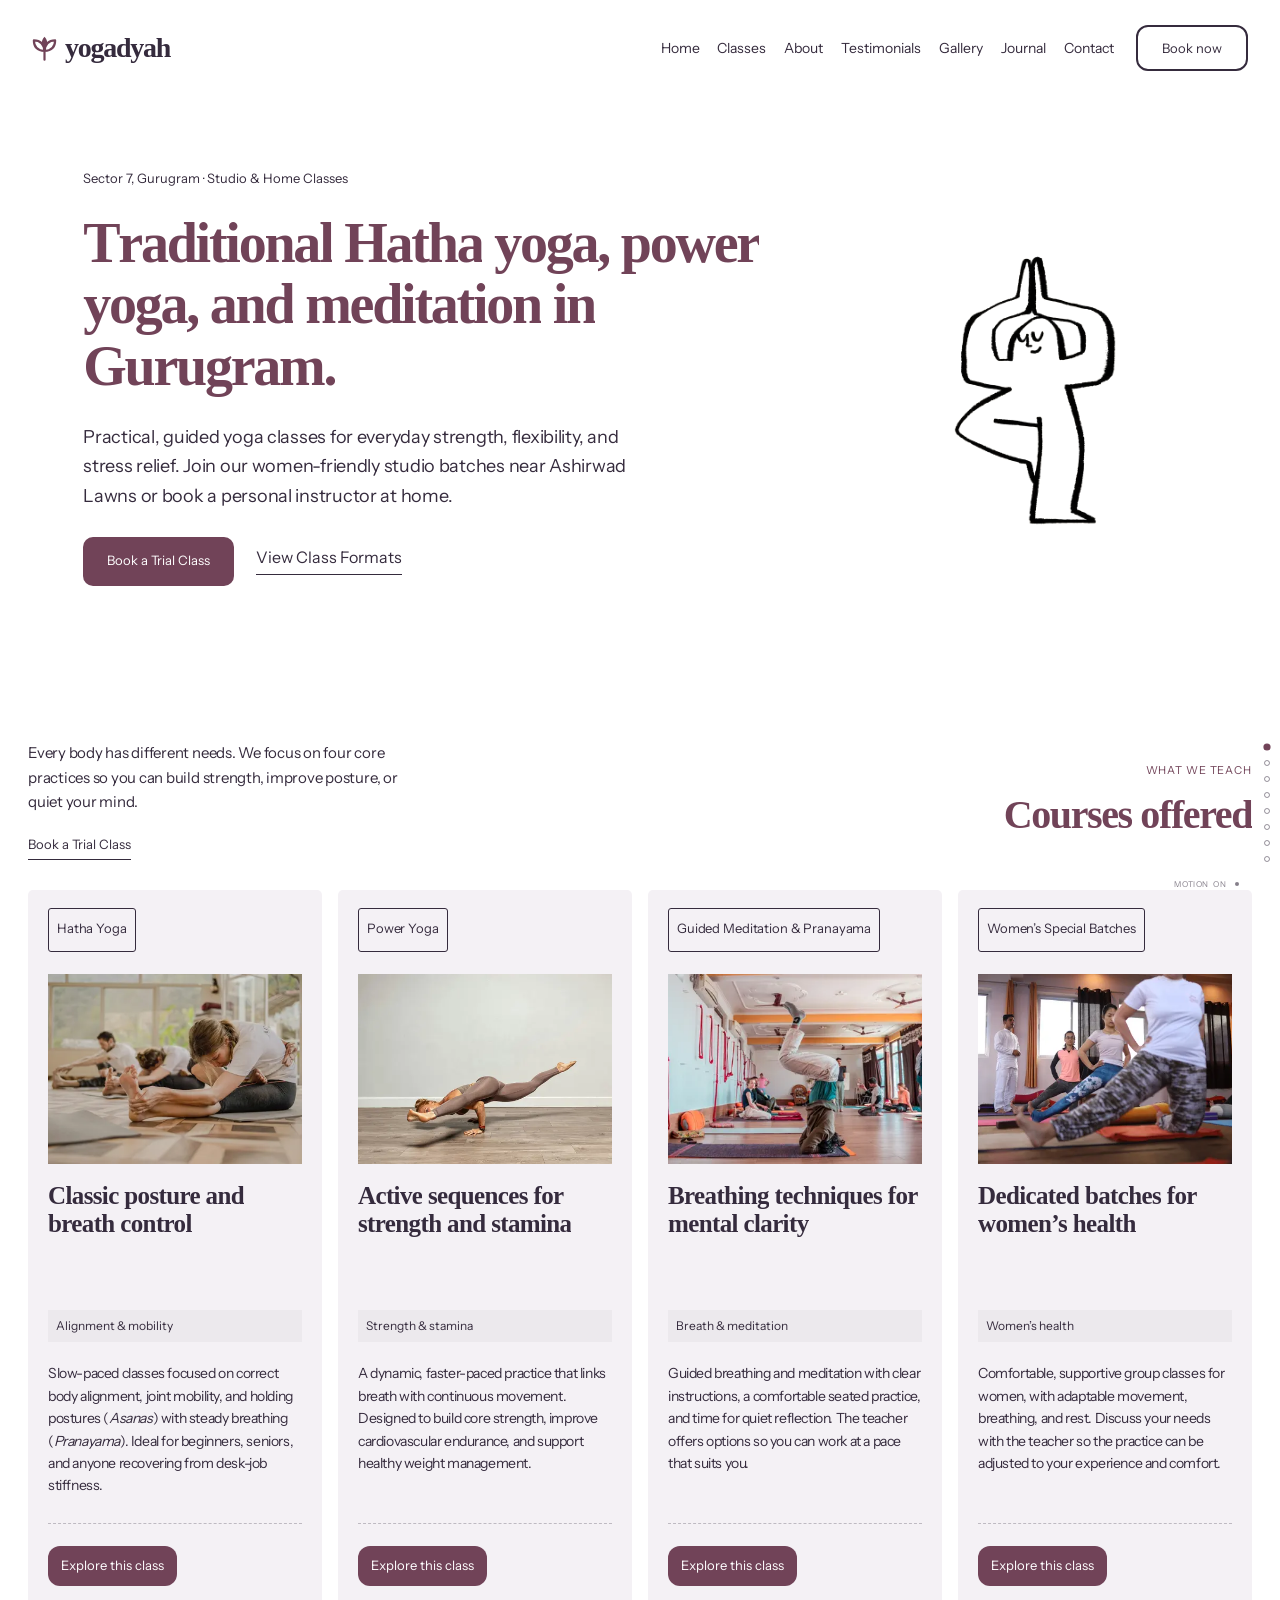
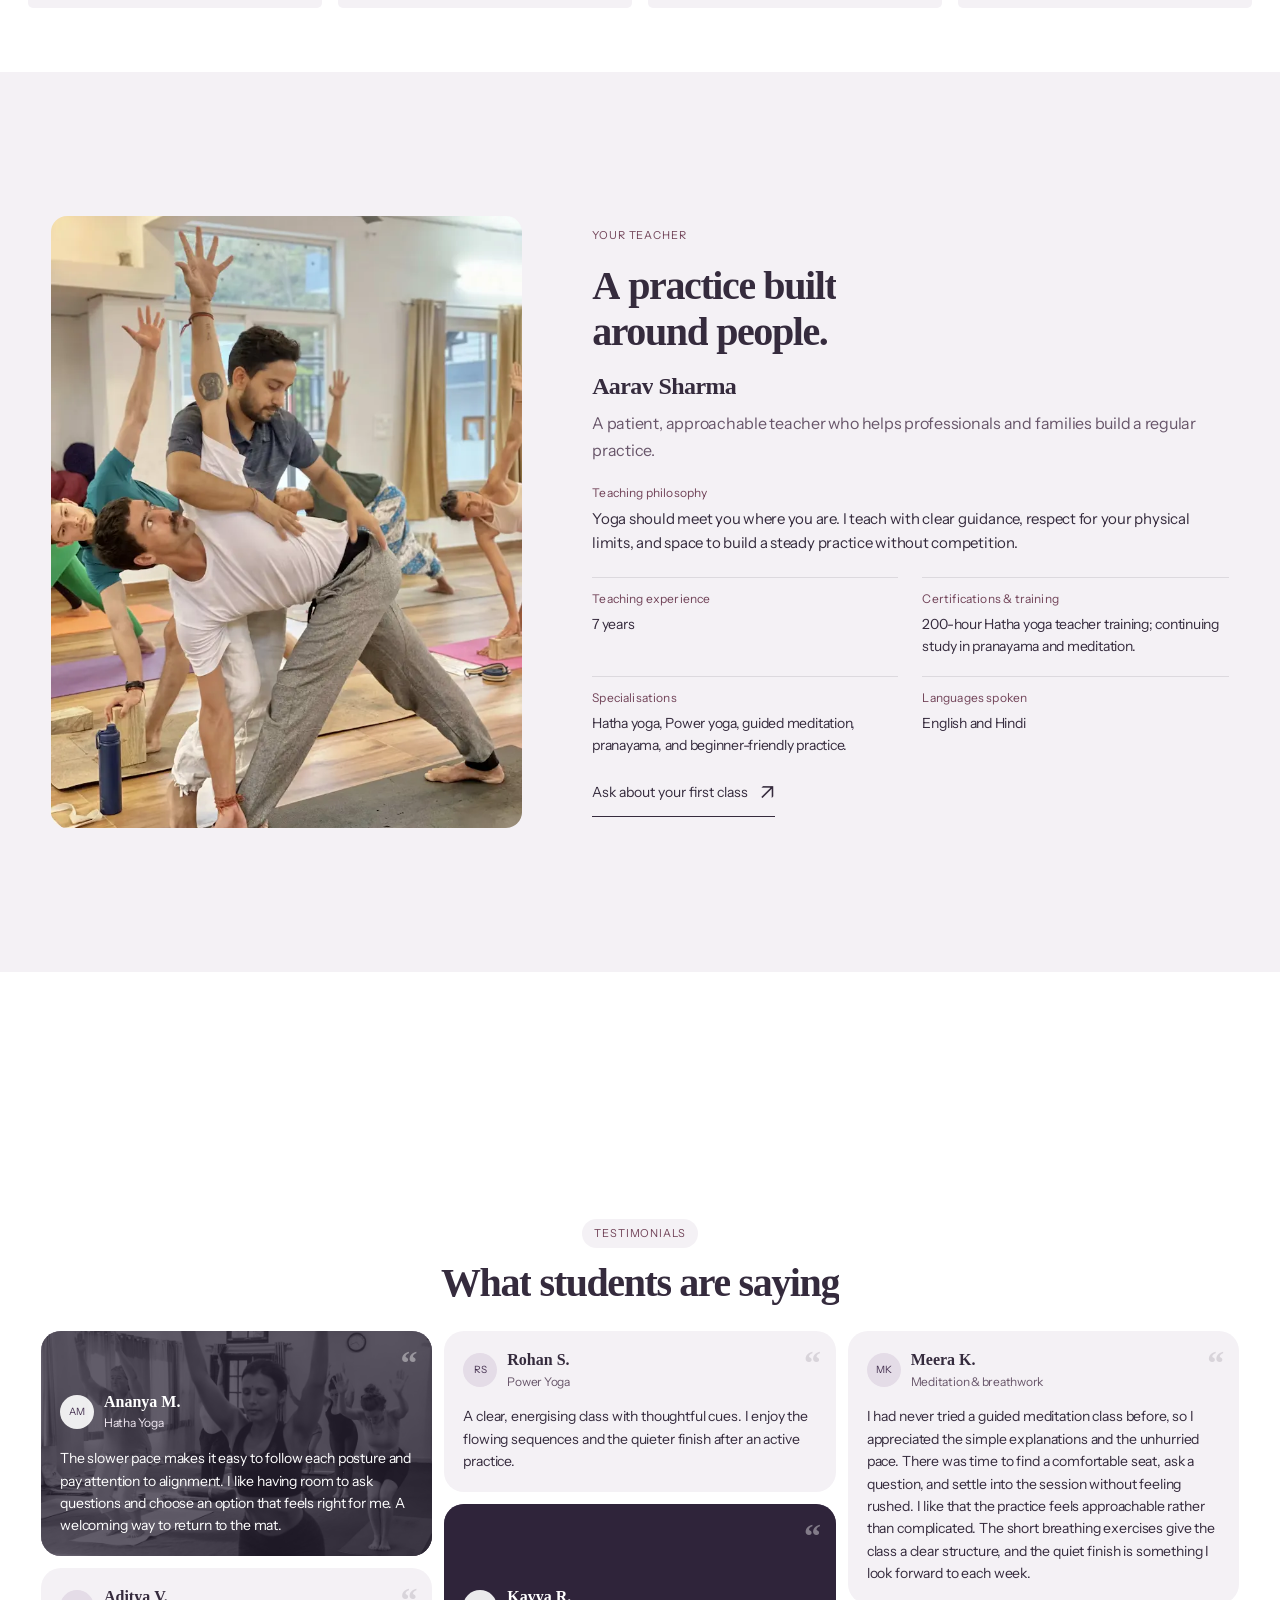
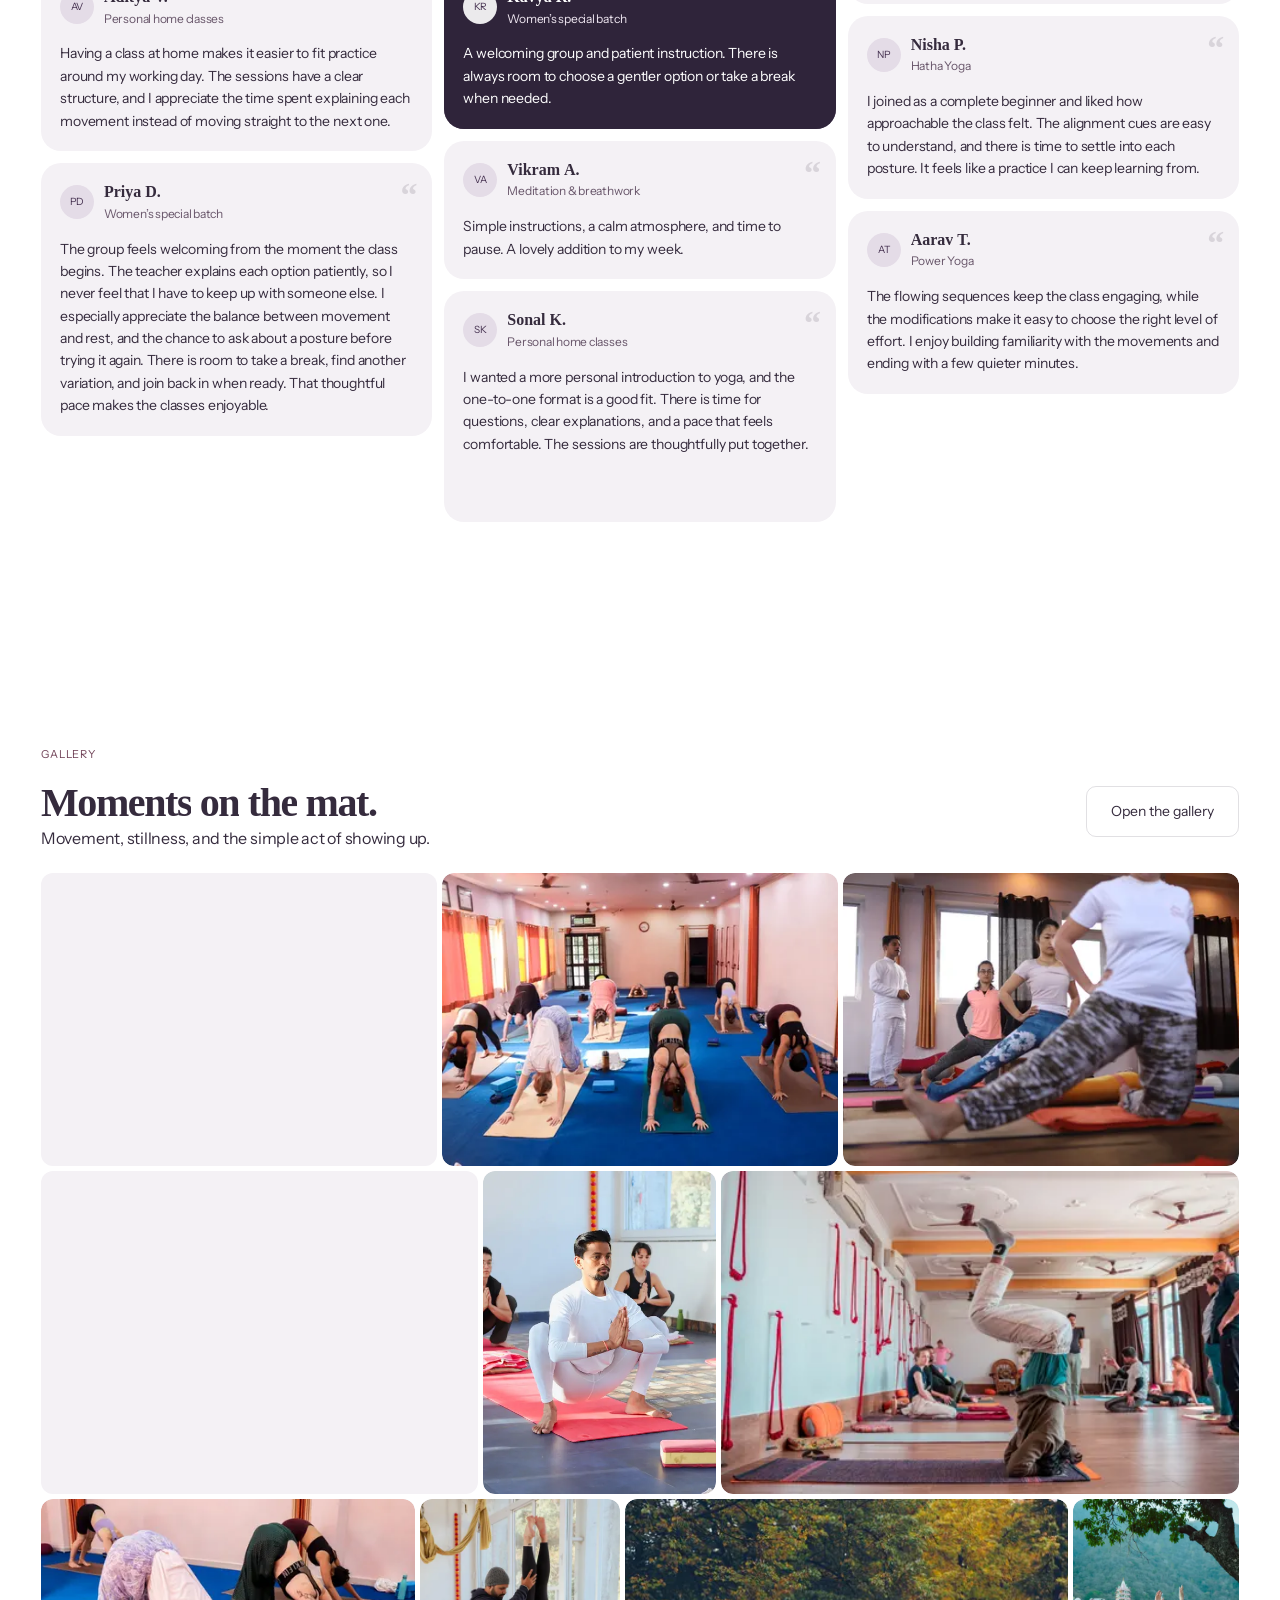
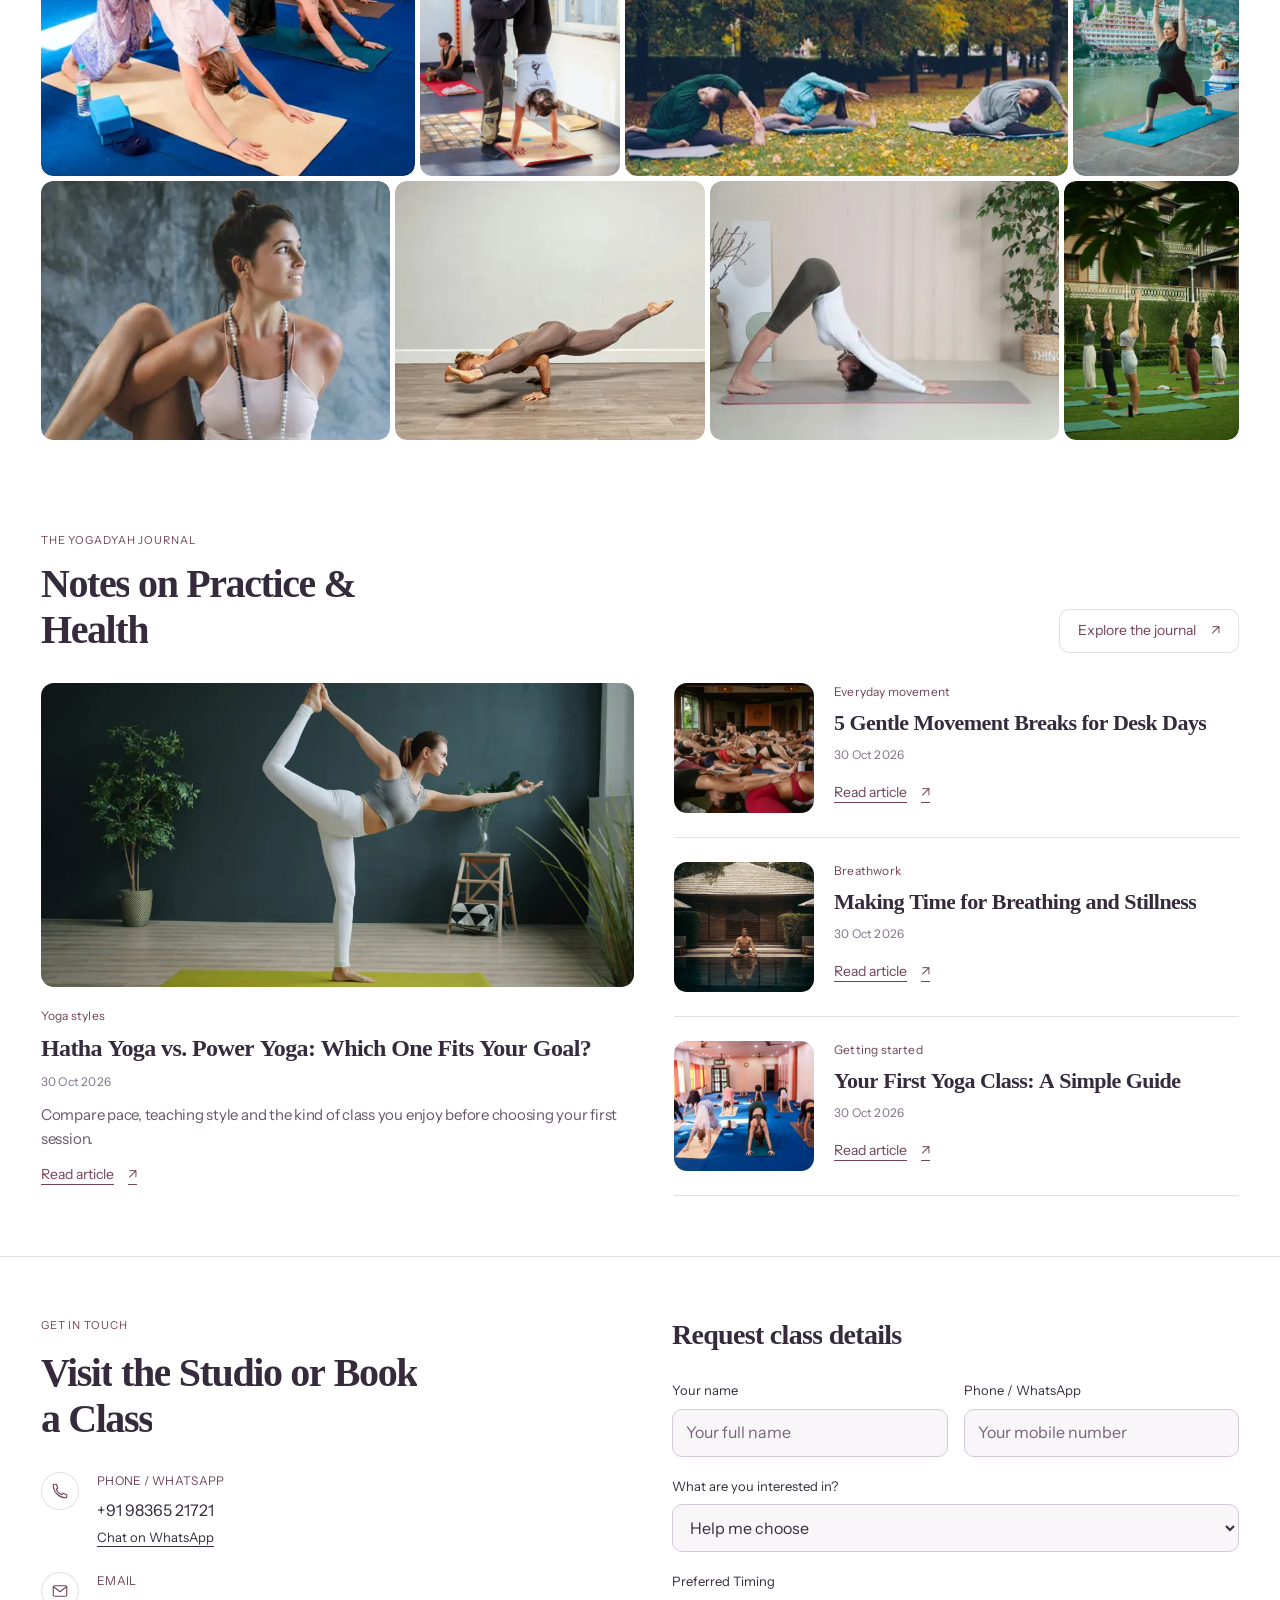
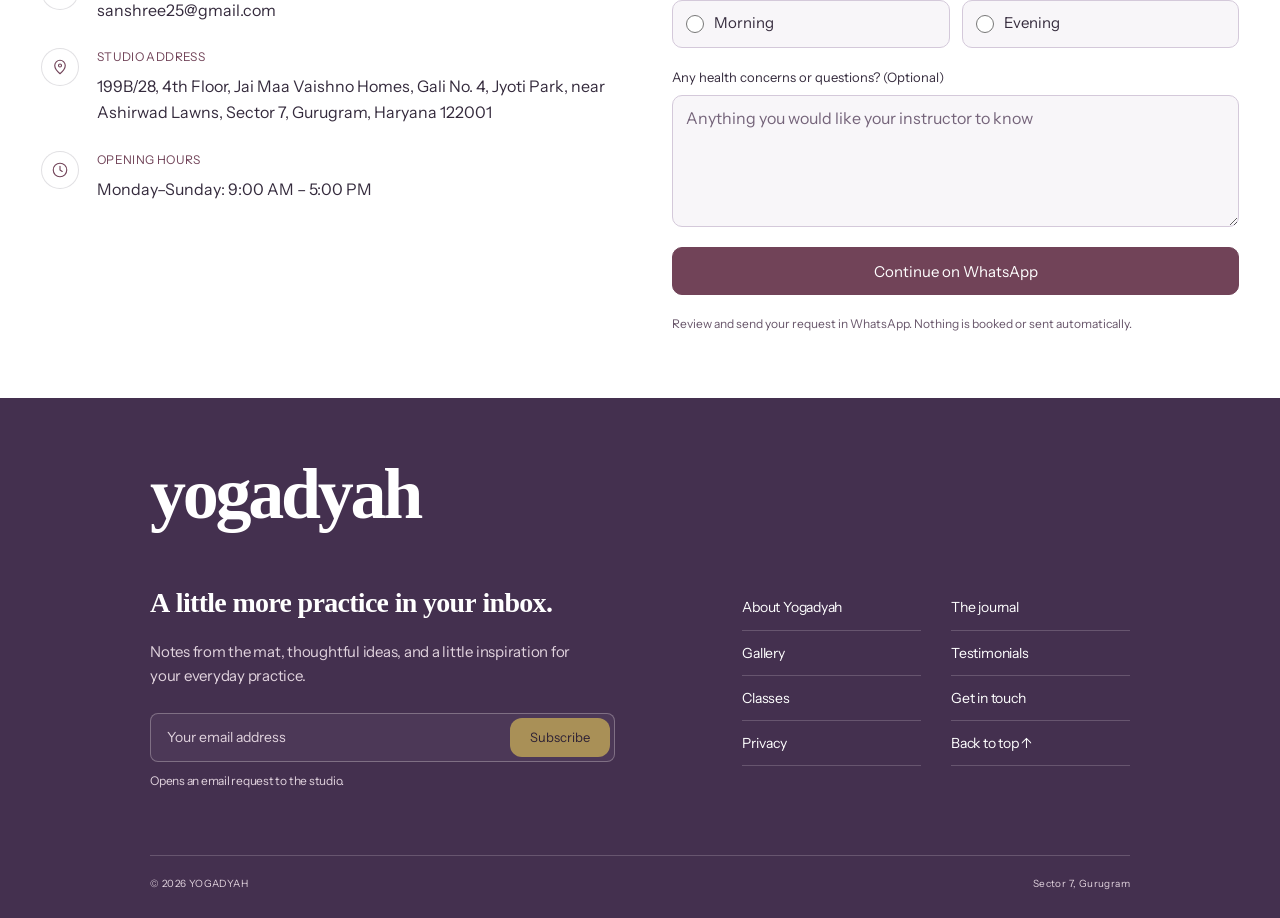
<file: index.html>
<!doctype html>
<html lang="en"><head><meta charset="UTF-8"><meta name="viewport" content="width=device-width,initial-scale=1"><title>Yogadyah | Yoga Classes in Sector 7, Gurugram</title><meta name="description" content="Traditional Hatha yoga, power yoga, meditation, and women-friendly batches in Sector 7, Gurugram. Studio classes near Ashirwad Lawns and personal yoga instruction at home."><link rel="icon" href="assets/yogadyah-mark.svg"><link rel="preload" href="assets/instrument-sans.woff2" as="font" type="font/woff2" crossorigin><script>try{document.documentElement.dataset.motion=localStorage.getItem('yogadyah-motion')||(matchMedia('(prefers-reduced-motion: reduce)').matches?'reduce':'full')}catch{document.documentElement.dataset.motion='full'}</script><link rel="stylesheet" href="homepage.css"><script src="home-content.js" defer></script><script src="homepage.js" defer></script>
<script src="journey.js" defer></script><script src="gallery.js" defer></script><script src="assets/lenis-1.3.17.min.js" defer></script><script src="motion.js" defer></script><link rel="stylesheet" href="design-system.css"><link rel="stylesheet" href="course-cards.css"><link rel="canonical" href="https://alreadyaired.github.io/Yogad/index.html"><meta property="og:title" content="Yogadyah | Yoga Classes in Sector 7, Gurugram"><meta property="og:description" content="Traditional Hatha yoga, power yoga, meditation, and women-friendly batches in Sector 7, Gurugram. Studio classes near Ashirwad Lawns and personal yoga instruction at home."><meta property="og:image" content="https://alreadyaired.github.io/Yogad/assets/yogadyah-tree-pose.png"><meta property="og:type" content="website"><style id="site-theme">:root{--paper:#FFFFFF;--white:#FFFFFF;--ink:#352B3D;--accent:#714358;--deep:#44304F;--soft:#F4F1F5;--form:#F8F6F9;--gallery-height:150svh;--testimonials-height:150svh}</style></head>
<body class="framed-site home-page"><a class="skip" href="#main">Skip to content</a>
<header class="header" id="header"><div class="header-inner"><a class="brand" href="#home" aria-label="Yogadyah home"><svg viewBox="0 0 40 44" fill="none" aria-hidden="true"><path d="M20 40V25M20 26C8 25 3 18 3 9c9 0 16 4 17 17Zm0 0C32 25 37 18 37 9c-9 0-16 4-17 17Z" stroke="currentColor" stroke-width="3.5" stroke-linecap="round" stroke-linejoin="round"/><path d="M20 3c-6 7-6 13 0 19 6-6 6-12 0-19Z" fill="currentColor"/></svg><span>yogadyah</span></a><div class="header-navigation"><nav class="desktop-nav" aria-label="Main navigation"><a href="index.html#home">Home</a><a href="classes.html">Classes</a><a href="index.html#about">About</a><a href="index.html#testimonials">Testimonials</a><a href="gallery.html">Gallery</a><a href="journal.html">Journal</a><a href="index.html#contact">Contact</a></nav><a class="nav-contact" href="#contact" aria-label="Book a trial class"><span class="nav-contact-label">Book now</span></a><button class="menu-toggle" aria-expanded="false" aria-controls="menu"><span class="menu-word">Menu</span><span class="hamburger" aria-hidden="true"><i></i><i></i></span></button></div></div></header>
<nav class="menu-panel" id="menu" aria-label="Mobile navigation" inert><a href="index.html#home">Home</a><a href="classes.html">Classes</a><a href="index.html#about">About</a><a href="index.html#testimonials">Testimonials</a><a href="gallery.html">Gallery</a><a href="journal.html">Journal</a><a href="index.html#contact">Contact</a><p>Yoga, breath, and a little more presence.</p></nav>
<main id="main"><section class="section hero yoga-hero" id="home" data-label="Home"><div class="hero-inner"><div class="hero-flow"><p class="hero-intro">Sector 7, Gurugram · Studio &amp; Home Classes</p><div class="hero-heading"><h1><span class="line"><span>Traditional Hatha yoga, power yoga, and meditation in Gurugram.</span></span></h1></div><p class="hero-copy">Practical, guided yoga classes for everyday strength, flexibility, and stress relief. Join our women-friendly studio batches near Ashirwad Lawns or book a personal instructor at home.</p><div class="hero-actions"><a class="button primary" href="#contact">Book a Trial Class</a><a class="text-link" href="#lineage">View Class Formats</a></div></div><div class="hero-visual reveal"><img src="assets/yogadyah-tree-pose.png" width="736" height="736" alt="Hand-drawn yogi in tree pose with palms together overhead" fetchpriority="high" decoding="async"></div></div></section>
<section class="section practice-benefits teaching-services" id="lineage" data-label="Courses"><div class="section-inner"><div class="teaching-header"><div class="section-heading reveal"><p class="eyebrow">What we teach</p><h2 id="teaching-heading" data-words>Courses offered</h2></div><div class="teaching-intro reveal"><p>Every body has different needs. We focus on four core practices so you can build strength, improve posture, or quiet your mind.</p><a class="text-link" href="#contact">Book a Trial Class</a></div></div><div class="practice-card-grid" id="practice-track" aria-label="Yoga styles and classes"><article class="practice-card service-course-card"><p class="service-name">Hatha Yoga</p><div class="service-illustration service-photo"><img src="assets/responsive/jaspinder-singh-vpVE1Xk1eR4-unsplash-960.webp" srcset="assets/responsive/jaspinder-singh-vpVE1Xk1eR4-unsplash-480.webp 480w, assets/responsive/jaspinder-singh-vpVE1Xk1eR4-unsplash-960.webp 960w, assets/responsive/jaspinder-singh-vpVE1Xk1eR4-unsplash-1440.webp 1440w" sizes="(max-width:520px) 90vw, 25vw" width="6016" height="4016" alt="A practitioner stretching in downward-facing dog beside indoor plants" loading="lazy" decoding="async"></div><div class="practice-card-copy"><h3 class="service-subtitle">Classic posture and breath control</h3><p class="service-focus">Alignment &amp; mobility</p><p class="service-description">Slow-paced classes focused on correct body alignment, joint mobility, and holding postures (<em>Asanas</em>) with steady breathing (<em>Pranayama</em>). Ideal for beginners, seniors, and anyone recovering from desk-job stiffness.</p></div><div class="service-card-footer"><a class="button service-enquiry" href="classes.html#hatha-yoga" aria-label="Explore Hatha Yoga">Explore this class</a></div></article><article class="practice-card service-course-card"><p class="service-name">Power Yoga</p><div class="service-illustration service-photo"><img src="assets/responsive/heather-jacoby-6t_0Z-JaEPY-unsplash-960.webp" srcset="assets/responsive/heather-jacoby-6t_0Z-JaEPY-unsplash-480.webp 480w, assets/responsive/heather-jacoby-6t_0Z-JaEPY-unsplash-960.webp 960w, assets/responsive/heather-jacoby-6t_0Z-JaEPY-unsplash-1440.webp 1440w" sizes="(max-width:520px) 90vw, 25vw" width="2853" height="2140" alt="A practitioner holding an arm balance on a wooden studio floor" loading="lazy" decoding="async"></div><div class="practice-card-copy"><h3 class="service-subtitle">Active sequences for strength and stamina</h3><p class="service-focus">Strength &amp; stamina</p><p class="service-description">A dynamic, faster-paced practice that links breath with continuous movement. Designed to build core strength, improve cardiovascular endurance, and support healthy weight management.</p></div><div class="service-card-footer"><a class="button service-enquiry" href="classes.html#power-yoga" aria-label="Explore Power Yoga">Explore this class</a></div></article><article class="practice-card service-course-card"><p class="service-name">Guided Meditation &amp; Pranayama</p><div class="service-illustration service-photo"><img src="assets/responsive/pexels-world-peace-yoga-school-206547063-11671894-960.webp" srcset="assets/responsive/pexels-world-peace-yoga-school-206547063-11671894-480.webp 480w, assets/responsive/pexels-world-peace-yoga-school-206547063-11671894-960.webp 960w, assets/responsive/pexels-world-peace-yoga-school-206547063-11671894-1440.webp 1440w" sizes="(max-width:520px) 90vw, 25vw" width="5764" height="3243" alt="Two students practicing seated breathing exercises" loading="lazy" decoding="async"></div><div class="practice-card-copy"><h3 class="service-subtitle">Breathing techniques for mental clarity</h3><p class="service-focus">Breath &amp; meditation</p><p class="service-description">Guided breathing and meditation with clear instructions, a comfortable seated practice, and time for quiet reflection. The teacher offers options so you can work at a pace that suits you.</p></div><div class="service-card-footer"><a class="button service-enquiry" href="classes.html#meditation-pranayama" aria-label="Explore Guided Meditation &amp; Pranayama">Explore this class</a></div></article><article class="practice-card service-course-card"><p class="service-name">Women’s Special Batches</p><div class="service-illustration service-photo"><img src="assets/responsive/pexels-aatm-yogashala-3791932-7237917-960.webp" srcset="assets/responsive/pexels-aatm-yogashala-3791932-7237917-480.webp 480w, assets/responsive/pexels-aatm-yogashala-3791932-7237917-960.webp 960w, assets/responsive/pexels-aatm-yogashala-3791932-7237917-1440.webp 1440w" sizes="(max-width:520px) 90vw, 25vw" width="6240" height="4160" alt="Women practicing standing yoga postures together in a studio" loading="lazy" decoding="async"></div><div class="practice-card-copy"><h3 class="service-subtitle">Dedicated batches for women’s health</h3><p class="service-focus">Women’s health</p><p class="service-description">Comfortable, supportive group classes for women, with adaptable movement, breathing, and rest. Discuss your needs with the teacher so the practice can be adjusted to your experience and comfort.</p></div><div class="service-card-footer"><a class="button service-enquiry" href="classes.html#womens-yoga" aria-label="Explore Women’s Special Batches">Explore this class</a></div></article></div></div></section>
<section class="section about-section teacher-introduction" id="about" data-label="About"><div class="teacher-introduction-inner"><figure class="teacher-portrait reveal"><img src="assets/responsive/about-teaching-735.webp" srcset="assets/responsive/about-teaching-480.webp 480w, assets/responsive/about-teaching-735.webp 735w" sizes="(max-width:700px) 100vw, 50vw" width="735" height="980" alt="A yoga teacher assisting a student in a standing posture" loading="lazy" decoding="async"></figure><div class="teacher-profile reveal"><p class="eyebrow">Your teacher</p><h2>A practice built around people.</h2><h3>Aarav Sharma</h3><p>A patient, approachable teacher who helps professionals and families build a regular practice.</p><div class="teacher-philosophy"><h4>Teaching philosophy</h4><p>Yoga should meet you where you are. I teach with clear guidance, respect for your physical limits, and space to build a steady practice without competition.</p></div><dl class="teacher-details"><div><dt>Teaching experience</dt><dd>7 years</dd></div><div><dt>Certifications &amp; training</dt><dd>200-hour Hatha yoga teacher training; continuing study in pranayama and meditation.</dd></div><div><dt>Specialisations</dt><dd>Hatha yoga, Power yoga, guided meditation, pranayama, and beginner-friendly practice.</dd></div><div><dt>Languages spoken</dt><dd>English and Hindi</dd></div></dl><ul class="principles"></ul><a class="text-link" href="#contact">Ask about your first class</a></div></div></section>
<section class="section testimonials-section testimonial-wall-section" id="testimonials" data-label="Testimonials"><div class="section-inner"><div class="testimonial-wall-heading reveal"><p class="eyebrow">Testimonials</p><h2 id="testimonials-heading" data-words>What students are saying</h2><p class="testimonial-swipe-hint">Swipe to read more →</p></div><div class="testimonial-wall" tabindex="0" role="region" id="testimonials-track" aria-label="Student testimonials"><div class="testimonial-column"><article class="review-wall-card reveal review-wall-photo" style="--frame-extension:0px" aria-label="Testimonial by Ananya M."><img class="review-wall-image" aria-hidden="true" src="assets/responsive/pexels-yogavidyamandiram-31743034-960.webp" srcset="assets/responsive/pexels-yogavidyamandiram-31743034-480.webp 480w, assets/responsive/pexels-yogavidyamandiram-31743034-960.webp 960w, assets/responsive/pexels-yogavidyamandiram-31743034-1440.webp 1440w" sizes="(max-width:700px) 100vw, 50vw" width="3984" height="2656" alt="" loading="lazy" decoding="async"><span class="review-wall-quote" aria-hidden="true">“</span><div class="review-wall-person"><span class="review-wall-initials" aria-hidden="true">AM</span><h3>Ananya M.</h3><p>Hatha Yoga</p></div><blockquote>The slower pace makes it easy to follow each posture and pay attention to alignment. I like having room to ask questions and choose an option that feels right for me. A welcoming way to return to the mat.</blockquote></article><article class="review-wall-card reveal" style="--frame-extension:0px" aria-label="Testimonial by Aditya V."><span class="review-wall-quote" aria-hidden="true">“</span><div class="review-wall-person"><span class="review-wall-initials" aria-hidden="true">AV</span><h3>Aditya V.</h3><p>Personal home classes</p></div><blockquote>Having a class at home makes it easier to fit practice around my working day. The sessions have a clear structure, and I appreciate the time spent explaining each movement instead of moving straight to the next one.</blockquote></article><article class="review-wall-card reveal" style="--frame-extension:0px" aria-label="Testimonial by Priya D."><span class="review-wall-quote" aria-hidden="true">“</span><div class="review-wall-person"><span class="review-wall-initials" aria-hidden="true">PD</span><h3>Priya D.</h3><p>Women’s special batch</p></div><blockquote>The group feels welcoming from the moment the class begins. The teacher explains each option patiently, so I never feel that I have to keep up with someone else. I especially appreciate the balance between movement and rest, and the chance to ask about a posture before trying it again. There is room to take a break, find another variation, and join back in when ready. That thoughtful pace makes the classes enjoyable.</blockquote></article></div><div class="testimonial-column"><article class="review-wall-card reveal" style="--frame-extension:0px" aria-label="Testimonial by Rohan S."><span class="review-wall-quote" aria-hidden="true">“</span><div class="review-wall-person"><span class="review-wall-initials" aria-hidden="true">RS</span><h3>Rohan S.</h3><p>Power Yoga</p></div><blockquote>A clear, energising class with thoughtful cues. I enjoy the flowing sequences and the quieter finish after an active practice.</blockquote></article><article class="review-wall-card reveal review-wall-photo" style="--frame-extension:0px" aria-label="Testimonial by Kavya R."><img class="review-wall-image" aria-hidden="true" src="assets/responsive/pexels-yogavidyamandiram-14242904-960.webp" srcset="assets/responsive/pexels-yogavidyamandiram-14242904-480.webp 480w, assets/responsive/pexels-yogavidyamandiram-14242904-960.webp 960w, assets/responsive/pexels-yogavidyamandiram-14242904-1440.webp 1440w" sizes="(max-width:700px) 100vw, 50vw" width="3978" height="2652" alt="" loading="lazy" decoding="async"><span class="review-wall-quote" aria-hidden="true">“</span><div class="review-wall-person"><span class="review-wall-initials" aria-hidden="true">KR</span><h3>Kavya R.</h3><p>Women’s special batch</p></div><blockquote>A welcoming group and patient instruction. There is always room to choose a gentler option or take a break when needed.</blockquote></article><article class="review-wall-card reveal" style="--frame-extension:0px" aria-label="Testimonial by Vikram A."><span class="review-wall-quote" aria-hidden="true">“</span><div class="review-wall-person"><span class="review-wall-initials" aria-hidden="true">VA</span><h3>Vikram A.</h3><p>Meditation &amp; breathwork</p></div><blockquote>Simple instructions, a calm atmosphere, and time to pause. A lovely addition to my week.</blockquote></article><article class="review-wall-card reveal review-frame-extension" style="--frame-extension:48px" aria-label="Testimonial by Sonal K."><span class="review-wall-quote" aria-hidden="true">“</span><div class="review-wall-person"><span class="review-wall-initials" aria-hidden="true">SK</span><h3>Sonal K.</h3><p>Personal home classes</p></div><blockquote>I wanted a more personal introduction to yoga, and the one-to-one format is a good fit. There is time for questions, clear explanations, and a pace that feels comfortable. The sessions are thoughtfully put together.</blockquote></article></div><div class="testimonial-column"><article class="review-wall-card reveal" style="--frame-extension:0px" aria-label="Testimonial by Meera K."><span class="review-wall-quote" aria-hidden="true">“</span><div class="review-wall-person"><span class="review-wall-initials" aria-hidden="true">MK</span><h3>Meera K.</h3><p>Meditation &amp; breathwork</p></div><blockquote>I had never tried a guided meditation class before, so I appreciated the simple explanations and the unhurried pace. There was time to find a comfortable seat, ask a question, and settle into the session without feeling rushed. I like that the practice feels approachable rather than complicated. The short breathing exercises give the class a clear structure, and the quiet finish is something I look forward to each week.</blockquote></article><article class="review-wall-card reveal" style="--frame-extension:0px" aria-label="Testimonial by Nisha P."><span class="review-wall-quote" aria-hidden="true">“</span><div class="review-wall-person"><span class="review-wall-initials" aria-hidden="true">NP</span><h3>Nisha P.</h3><p>Hatha Yoga</p></div><blockquote>I joined as a complete beginner and liked how approachable the class felt. The alignment cues are easy to understand, and there is time to settle into each posture. It feels like a practice I can keep learning from.</blockquote></article><article class="review-wall-card reveal" style="--frame-extension:0px" aria-label="Testimonial by Aarav T."><span class="review-wall-quote" aria-hidden="true">“</span><div class="review-wall-person"><span class="review-wall-initials" aria-hidden="true">AT</span><h3>Aarav T.</h3><p>Power Yoga</p></div><blockquote>The flowing sequences keep the class engaging, while the modifications make it easy to choose the right level of effort. I enjoy building familiarity with the movements and ending with a few quieter minutes.</blockquote></article></div></div></div></section>
<section class="section gallery-section" id="gallery" data-label="Gallery"><div class="section-inner"><div class="gallery-heading reveal"><p class="eyebrow">Gallery</p><h2 id="gallery-heading" data-words>Moments on the mat.</h2><p>Movement, stillness, and the simple act of showing up.</p><a class="button gallery-open" href="gallery.html">Open the gallery</a></div><div class="photo-gallery" data-rows="4" role="region" aria-label="Yoga photo gallery"><figure class="gallery-photo"><img src="assets/responsive/pexels-yogavidyamandiram-31743034-960.webp" srcset="assets/responsive/pexels-yogavidyamandiram-31743034-480.webp 480w, assets/responsive/pexels-yogavidyamandiram-31743034-960.webp 960w, assets/responsive/pexels-yogavidyamandiram-31743034-1440.webp 1440w" sizes="(max-width:600px) 50vw, 33vw" width="3984" height="2656" alt="Students practicing a standing yoga sequence with arms raised" loading="lazy" decoding="async"></figure><figure class="gallery-photo"><img src="assets/responsive/pexels-yogavidyamandiram-31743025-960.webp" srcset="assets/responsive/pexels-yogavidyamandiram-31743025-480.webp 480w, assets/responsive/pexels-yogavidyamandiram-31743025-960.webp 960w, assets/responsive/pexels-yogavidyamandiram-31743025-1440.webp 1440w" sizes="(max-width:600px) 50vw, 33vw" width="3984" height="2656" alt="A group practicing downward-facing dog in a bright yoga room" loading="lazy" decoding="async"></figure><figure class="gallery-photo"><img src="assets/responsive/pexels-aatm-yogashala-3791932-7237917-960.webp" srcset="assets/responsive/pexels-aatm-yogashala-3791932-7237917-480.webp 480w, assets/responsive/pexels-aatm-yogashala-3791932-7237917-960.webp 960w, assets/responsive/pexels-aatm-yogashala-3791932-7237917-1440.webp 1440w" sizes="(max-width:600px) 50vw, 33vw" width="6240" height="4160" alt="A teacher guiding students through a seated leg stretch" loading="lazy" decoding="async"></figure><figure class="gallery-photo"><img src="assets/responsive/pexels-yogavidyamandiram-14242904-960.webp" srcset="assets/responsive/pexels-yogavidyamandiram-14242904-480.webp 480w, assets/responsive/pexels-yogavidyamandiram-14242904-960.webp 960w, assets/responsive/pexels-yogavidyamandiram-14242904-1440.webp 1440w" sizes="(max-width:600px) 50vw, 33vw" width="3978" height="2652" alt="Two students practicing seated breathing exercises" loading="lazy" decoding="async"></figure><figure class="gallery-photo"><img src="assets/responsive/pexels-rishikesh-yog-kendra-1390080586-29490928-960.webp" srcset="assets/responsive/pexels-rishikesh-yog-kendra-1390080586-29490928-480.webp 480w, assets/responsive/pexels-rishikesh-yog-kendra-1390080586-29490928-960.webp 960w, assets/responsive/pexels-rishikesh-yog-kendra-1390080586-29490928-1440.webp 1440w" sizes="(max-width:600px) 50vw, 33vw" width="3093" height="3866" alt="A student practicing a prayer squat with a group" loading="lazy" decoding="async"></figure><figure class="gallery-photo"><img src="assets/responsive/pexels-world-peace-yoga-school-206547063-11671894-960.webp" srcset="assets/responsive/pexels-world-peace-yoga-school-206547063-11671894-480.webp 480w, assets/responsive/pexels-world-peace-yoga-school-206547063-11671894-960.webp 960w, assets/responsive/pexels-world-peace-yoga-school-206547063-11671894-1440.webp 1440w" sizes="(max-width:600px) 50vw, 33vw" width="5764" height="3243" alt="A student demonstrating a headstand during a group class" loading="lazy" decoding="async"></figure><figure class="gallery-photo"><img src="assets/responsive/pexels-yogavidyamandiram-31743027-960.webp" srcset="assets/responsive/pexels-yogavidyamandiram-31743027-480.webp 480w, assets/responsive/pexels-yogavidyamandiram-31743027-960.webp 960w, assets/responsive/pexels-yogavidyamandiram-31743027-1440.webp 1440w" sizes="(max-width:600px) 50vw, 33vw" width="3959" height="2639" alt="Students stretching together in downward-facing dog" loading="lazy" decoding="async"></figure><figure class="gallery-photo"><img src="assets/responsive/pexels-rishikesh-yog-kendra-1390080586-29490926-960.webp" srcset="assets/responsive/pexels-rishikesh-yog-kendra-1390080586-29490926-480.webp 480w, assets/responsive/pexels-rishikesh-yog-kendra-1390080586-29490926-960.webp 960w, assets/responsive/pexels-rishikesh-yog-kendra-1390080586-29490926-1440.webp 1440w" sizes="(max-width:600px) 50vw, 33vw" width="3573" height="4466" alt="A yoga teacher supporting a student in a handstand" loading="lazy" decoding="async"></figure><figure class="gallery-photo"><img src="assets/responsive/pexels-silverkblack-36715238-960.webp" srcset="assets/responsive/pexels-silverkblack-36715238-480.webp 480w, assets/responsive/pexels-silverkblack-36715238-960.webp 960w, assets/responsive/pexels-silverkblack-36715238-1440.webp 1440w" sizes="(max-width:600px) 50vw, 33vw" width="3800" height="2138" alt="Three people practicing seated side stretches outdoors" loading="lazy" decoding="async"></figure><figure class="gallery-photo"><img src="assets/responsive/pexels-yoga-course-india-932671557-20035460-960.webp" srcset="assets/responsive/pexels-yoga-course-india-932671557-20035460-480.webp 480w, assets/responsive/pexels-yoga-course-india-932671557-20035460-960.webp 960w, assets/responsive/pexels-yoga-course-india-932671557-20035460-1440.webp 1440w" sizes="(max-width:600px) 50vw, 33vw" width="4000" height="6000" alt="A practitioner holding a standing lunge beside the river in Rishikesh" loading="lazy" decoding="async"></figure><figure class="gallery-photo"><img src="assets/responsive/ale-romo-QkJFDqJxwwA-unsplash-960.webp" srcset="assets/responsive/ale-romo-QkJFDqJxwwA-unsplash-480.webp 480w, assets/responsive/ale-romo-QkJFDqJxwwA-unsplash-960.webp 960w, assets/responsive/ale-romo-QkJFDqJxwwA-unsplash-1440.webp 1440w" sizes="(max-width:600px) 50vw, 33vw" width="5000" height="3333" alt="A woman practicing a seated twist" loading="lazy" decoding="async"></figure><figure class="gallery-photo"><img src="assets/responsive/heather-jacoby-6t_0Z-JaEPY-unsplash-960.webp" srcset="assets/responsive/heather-jacoby-6t_0Z-JaEPY-unsplash-480.webp 480w, assets/responsive/heather-jacoby-6t_0Z-JaEPY-unsplash-960.webp 960w, assets/responsive/heather-jacoby-6t_0Z-JaEPY-unsplash-1440.webp 1440w" sizes="(max-width:600px) 50vw, 33vw" width="2853" height="2140" alt="A practitioner holding an arm balance on a wooden floor" loading="lazy" decoding="async"></figure><figure class="gallery-photo"><img src="assets/responsive/kira-severinova-YVoG10tsiVA-unsplash-960.webp" srcset="assets/responsive/kira-severinova-YVoG10tsiVA-unsplash-480.webp 480w, assets/responsive/kira-severinova-YVoG10tsiVA-unsplash-960.webp 960w, assets/responsive/kira-severinova-YVoG10tsiVA-unsplash-1440.webp 1440w" sizes="(max-width:600px) 50vw, 33vw" width="5616" height="3744" alt="Downward-facing dog beside plants in a bright room" loading="lazy" decoding="async"></figure><figure class="gallery-photo"><img src="assets/responsive/abhayaranya-yoga-ashram-dQm-kS_l1dg-unsplash-960.webp" srcset="assets/responsive/abhayaranya-yoga-ashram-dQm-kS_l1dg-unsplash-480.webp 480w, assets/responsive/abhayaranya-yoga-ashram-dQm-kS_l1dg-unsplash-960.webp 960w, assets/responsive/abhayaranya-yoga-ashram-dQm-kS_l1dg-unsplash-1440.webp 1440w" sizes="(max-width:600px) 50vw, 33vw" width="4672" height="6224" alt="A group raising their arms during an outdoor yoga class" loading="lazy" decoding="async"></figure></div></div></section>
<section class="section journal-section journal-editorial" id="blog" data-label="Journal"><div class="section-inner"><div class="journal-editorial-heading reveal"><div><p class="eyebrow">The Yogadyah journal</p><h2 id="journal-heading" data-words>Notes on Practice &amp; Health</h2></div><a class="button" href="journal.html">Explore the journal <span aria-hidden="true">↗</span></a></div><div class="home-journal-layout" id="blog-posts" aria-label="Yoga journal articles"><article class="journal-story journal-featured reveal"><a class="journal-story-image" href="article-hatha-vs-power-yoga.html"><img src="assets/responsive/vitaly-gariev-az_3xzrPNtg-unsplash-960.webp" srcset="assets/responsive/vitaly-gariev-az_3xzrPNtg-unsplash-480.webp 480w, assets/responsive/vitaly-gariev-az_3xzrPNtg-unsplash-960.webp 960w, assets/responsive/vitaly-gariev-az_3xzrPNtg-unsplash-1440.webp 1440w" sizes="(max-width:700px) 90vw, 45vw" width="3840" height="2160" alt="A practitioner holding a standing yoga posture" loading="lazy" decoding="async"></a><div class="journal-story-copy"><p class="journal-story-category">Yoga styles</p><h3><a href="article-hatha-vs-power-yoga.html">Hatha Yoga vs. Power Yoga: Which One Fits Your Goal?</a></h3><p class="journal-story-date"><time datetime="2026-10-30">30 Oct 2026</time></p><p class="journal-story-excerpt">Compare pace, teaching style and the kind of class you enjoy before choosing your first session.</p><a class="journal-story-read" href="article-hatha-vs-power-yoga.html">Read article <span aria-hidden="true">↗</span><span class="sr-only">: Hatha Yoga vs. Power Yoga: Which One Fits Your Goal?</span></a></div></article><div class="journal-story-list"><article class="journal-story journal-compact reveal"><a class="journal-story-image" href="article-stretches-for-neck-and-back.html"><img src="assets/responsive/adb21ed552d5eb30-960.webp" srcset="assets/responsive/adb21ed552d5eb30-480.webp 480w, assets/responsive/adb21ed552d5eb30-960.webp 960w, assets/responsive/adb21ed552d5eb30-1400.webp 1400w" sizes="(max-width:700px) 30vw, 14vw" width="1400" height="933" alt="A group in a seated stretching practice" loading="lazy" decoding="async"></a><div class="journal-story-copy"><p class="journal-story-category">Everyday movement</p><h3><a href="article-stretches-for-neck-and-back.html">5 Gentle Movement Breaks for Desk Days</a></h3><p class="journal-story-date"><time datetime="2026-10-30">30 Oct 2026</time></p><a class="journal-story-read" href="article-stretches-for-neck-and-back.html">Read article <span aria-hidden="true">↗</span><span class="sr-only">: 5 Gentle Movement Breaks for Desk Days</span></a></div></article><article class="journal-story journal-compact reveal"><a class="journal-story-image" href="article-ten-minutes-of-pranayama.html"><img src="assets/responsive/ce8bfadefcf00e21-960.webp" srcset="assets/responsive/ce8bfadefcf00e21-480.webp 480w, assets/responsive/ce8bfadefcf00e21-960.webp 960w, assets/responsive/ce8bfadefcf00e21-1440.webp 1440w" sizes="(max-width:700px) 30vw, 14vw" width="2048" height="2560" alt="A quiet seated yoga practice near water" loading="lazy" decoding="async"></a><div class="journal-story-copy"><p class="journal-story-category">Breathwork</p><h3><a href="article-ten-minutes-of-pranayama.html">Making Time for Breathing and Stillness</a></h3><p class="journal-story-date"><time datetime="2026-10-30">30 Oct 2026</time></p><a class="journal-story-read" href="article-ten-minutes-of-pranayama.html">Read article <span aria-hidden="true">↗</span><span class="sr-only">: Making Time for Breathing and Stillness</span></a></div></article><article class="journal-story journal-compact reveal"><a class="journal-story-image" href="article-your-first-yoga-class.html"><img src="assets/responsive/pexels-yogavidyamandiram-31743025-960.webp" srcset="assets/responsive/pexels-yogavidyamandiram-31743025-480.webp 480w, assets/responsive/pexels-yogavidyamandiram-31743025-960.webp 960w, assets/responsive/pexels-yogavidyamandiram-31743025-1440.webp 1440w" sizes="(max-width:700px) 30vw, 14vw" width="3984" height="2656" alt="Students practicing together in a bright yoga studio" loading="lazy" decoding="async"></a><div class="journal-story-copy"><p class="journal-story-category">Getting started</p><h3><a href="article-your-first-yoga-class.html">Your First Yoga Class: A Simple Guide</a></h3><p class="journal-story-date"><time datetime="2026-10-30">30 Oct 2026</time></p><a class="journal-story-read" href="article-your-first-yoga-class.html">Read article <span aria-hidden="true">↗</span><span class="sr-only">: Your First Yoga Class: A Simple Guide</span></a></div></article></div></div></div></section>
<section class="section contact-section contact-split-section" id="contact" data-label="Contact" aria-labelledby="contact-heading"><div class="section-inner contact-layout"><div class="contact-heading reveal"><p class="eyebrow">Get in touch</p><h2 id="contact-heading" data-words>Visit the Studio or Book a Class</h2><dl class="studio-contact-details"><div><span class="studio-detail-icon" aria-hidden="true"><svg viewBox="0 0 24 24" fill="none" stroke="currentColor" stroke-width="1.5" stroke-linecap="round" stroke-linejoin="round"><path d="M7 3H4a1 1 0 0 0-1 1c0 9.4 7.6 17 17 17a1 1 0 0 0 1-1v-3l-5-2-2 2a14 14 0 0 1-7-7l2-2-2-5Z"/></svg></span><dt>Phone / WhatsApp</dt><dd><a class="studio-phone" href="tel:+919836521721">+91 98365 21721</a><a class="studio-whatsapp" href="https://wa.me/919836521721" target="_blank" rel="noopener noreferrer">Chat on WhatsApp</a></dd></div><div><span class="studio-detail-icon" aria-hidden="true"><svg viewBox="0 0 24 24" fill="none" stroke="currentColor" stroke-width="1.5" stroke-linecap="round" stroke-linejoin="round"><rect x="3" y="5" width="18" height="14" rx="2"/><path d="m3 6 9 7 9-7"/></svg></span><dt>Email</dt><dd><a class="studio-email" href="mailto:sanshree25@gmail.com">sanshree25@gmail.com</a></dd></div><div><span class="studio-detail-icon" aria-hidden="true"><svg viewBox="0 0 24 24" fill="none" stroke="currentColor" stroke-width="1.5" stroke-linecap="round" stroke-linejoin="round"><path d="M19 10c0 5-7 11-7 11S5 15 5 10a7 7 0 0 1 14 0Z"/><circle cx="12" cy="10" r="2"/></svg></span><dt>Studio Address</dt><dd><address>199B/28, 4th Floor, Jai Maa Vaishno Homes, Gali No. 4, Jyoti Park, near Ashirwad Lawns, Sector 7, Gurugram, Haryana 122001</address></dd></div><div><span class="studio-detail-icon" aria-hidden="true"><svg viewBox="0 0 24 24" fill="none" stroke="currentColor" stroke-width="1.5" stroke-linecap="round" stroke-linejoin="round"><circle cx="12" cy="12" r="9"/><path d="M12 7v5l3 2"/></svg></span><dt>Opening Hours</dt><dd><span>Monday–Sunday: 9:00 AM – 5:00 PM</span></dd></div></dl></div><form id="contact-form" data-whatsapp-phone="919836521721" class="contact-form studio-enquiry-form reveal"><div class="contact-form-intro"><p class="eyebrow">Get in touch</p><h3>Request class details</h3></div><label for="enquiry-name">Your name<input id="enquiry-name" name="name" autocomplete="name" placeholder="Your full name" required></label><label for="enquiry-phone">Phone / WhatsApp<input id="enquiry-phone" name="phone" type="tel" inputmode="tel" autocomplete="tel" maxlength="20" placeholder="Your mobile number"></label><label for="class-format" class="full">What are you interested in?<select id="class-format" name="classFormat"><option value="help-me-choose">Help me choose</option><option value="hatha-yoga">Hatha Yoga</option><option value="power-yoga">Power Yoga</option><option value="meditation-pranayama">Guided Meditation &amp; Pranayama</option><option value="womens-yoga">Women’s Special Batches</option><option value="personal-home">Personal Home Classes</option></select></label><fieldset class="timing-options full"><legend>Preferred Timing</legend><div class="timing-choices"><label><input type="radio" name="timing" value="Morning" required><span>Morning</span></label><label><input type="radio" name="timing" value="Evening" required><span>Evening</span></label></div></fieldset><label for="health-questions" class="full">Any health concerns or questions? (Optional)<textarea id="health-questions" name="question" rows="3" placeholder="Anything you would like your instructor to know"></textarea></label><button class="button primary full" type="submit">Continue on WhatsApp</button><p class="form-note full">Review and send your request in WhatsApp. Nothing is booked or sent automatically.</p><p id="contact-status" class="form-status" role="status" aria-live="polite"></p></form></div></section><section class="section practice-focus" id="practice" data-label="The approach" hidden><div class="section-inner"><div class="section-heading reveal"><p class="eyebrow">A teacher’s approach</p><h2 data-words>More than<br> movement.</h2><p>Explore the ideas that connect the physical practice to attention, reflection, and the way we meet everyday life.</p></div><div class="topic-grid" id="topic-grid"></div></div></section><section class="section community dark-section" id="community" data-label="Ways to practice" hidden><div class="section-inner community-layout"><div class="community-image reveal"><img id="way-image" src="assets/f8024f36b0f4d42f.webp" alt="A shared space for yoga practice" loading="lazy"></div><div class="community-content reveal"><p class="eyebrow">Find your rhythm</p><h2 data-words>Your way<br> to practice.</h2><p>Different days ask for different things. There can be room for movement, a quiet moment at home, or a conversation about your next step.</p><div class="way-tabs" role="tablist" aria-label="Ways to practice"><button id="way-0" data-way="0" role="tab" aria-selected="true" aria-controls="way-panel">Together</button><button id="way-1" data-way="1" role="tab" aria-selected="false" aria-controls="way-panel">At home</button><button id="way-2" data-way="2" role="tab" aria-selected="false" aria-controls="way-panel">One to one</button><span class="way-indicator"></span></div><div class="way-panel" id="way-panel" role="tabpanel" aria-labelledby="way-0"><h3 id="way-title">A shared space<br>for practice.</h3><p id="way-copy">A group practice can offer the simple experience of showing up alongside others. Get in touch to talk about the kind of class or shared practice you are looking for.</p></div><a class="button primary" href="#contact">Start a conversation</a></div></div></section></main>
<footer class="footer dark-section" id="footer" data-label="Footer"><div class="footer-main"><a class="footer-brand" href="#home">yogadyah</a><div class="footer-grid"><div class="footer-newsletter-wrap"><h2>A little more practice in your inbox.</h2><p>Notes from the mat, thoughtful ideas, and a little inspiration for your everyday practice.</p><form class="footer-newsletter-form" id="footer-newsletter" data-studio-email="sanshree25@gmail.com"><label class="sr-only" for="newsletter-email">Email for Yogadyah updates</label><input id="newsletter-email" type="email" name="email" autocomplete="email" placeholder="Your email address" required><button type="submit" aria-label="Subscribe to Yogadyah updates">Subscribe</button><p class="form-status" id="footer-status" role="status">Opens an email request to the studio.</p></form></div><nav class="footer-links" aria-label="Footer navigation"><a href="index.html#about">About Yogadyah</a><a href="journal.html">The journal</a><a href="gallery.html">Gallery</a><a href="index.html#testimonials">Testimonials</a><a href="classes.html">Classes</a><a href="index.html#contact">Get in touch</a><button data-privacy>Privacy</button><a href="#home">Back to top ↑</a></nav></div><div class="footer-bottom"><span>© 2026 YOGADYAH</span><span>Sector 7, Gurugram</span></div></div></footer>
<nav class="section-navigation" aria-label="Page navigation"></nav><button class="motion-toggle" aria-label="Toggle website motion" aria-pressed="true">Motion <span>on</span><i aria-hidden="true"></i></button><dialog class="detail-dialog" id="detail-dialog"><button class="dialog-close" aria-label="Close dialog">Close <span>×</span></button><div class="dialog-content"></div></dialog>
<script>if(['localhost','127.0.0.1'].includes(location.hostname)){let version;setInterval(async()=>{try{const next=await(await fetch('/__version')).text();if(version&&next!==version){sessionStorage.setItem('yogadyah-restore-scroll',String(scrollY));location.reload()}version=next}catch{}},900)}</script>
</body></html>
</file>
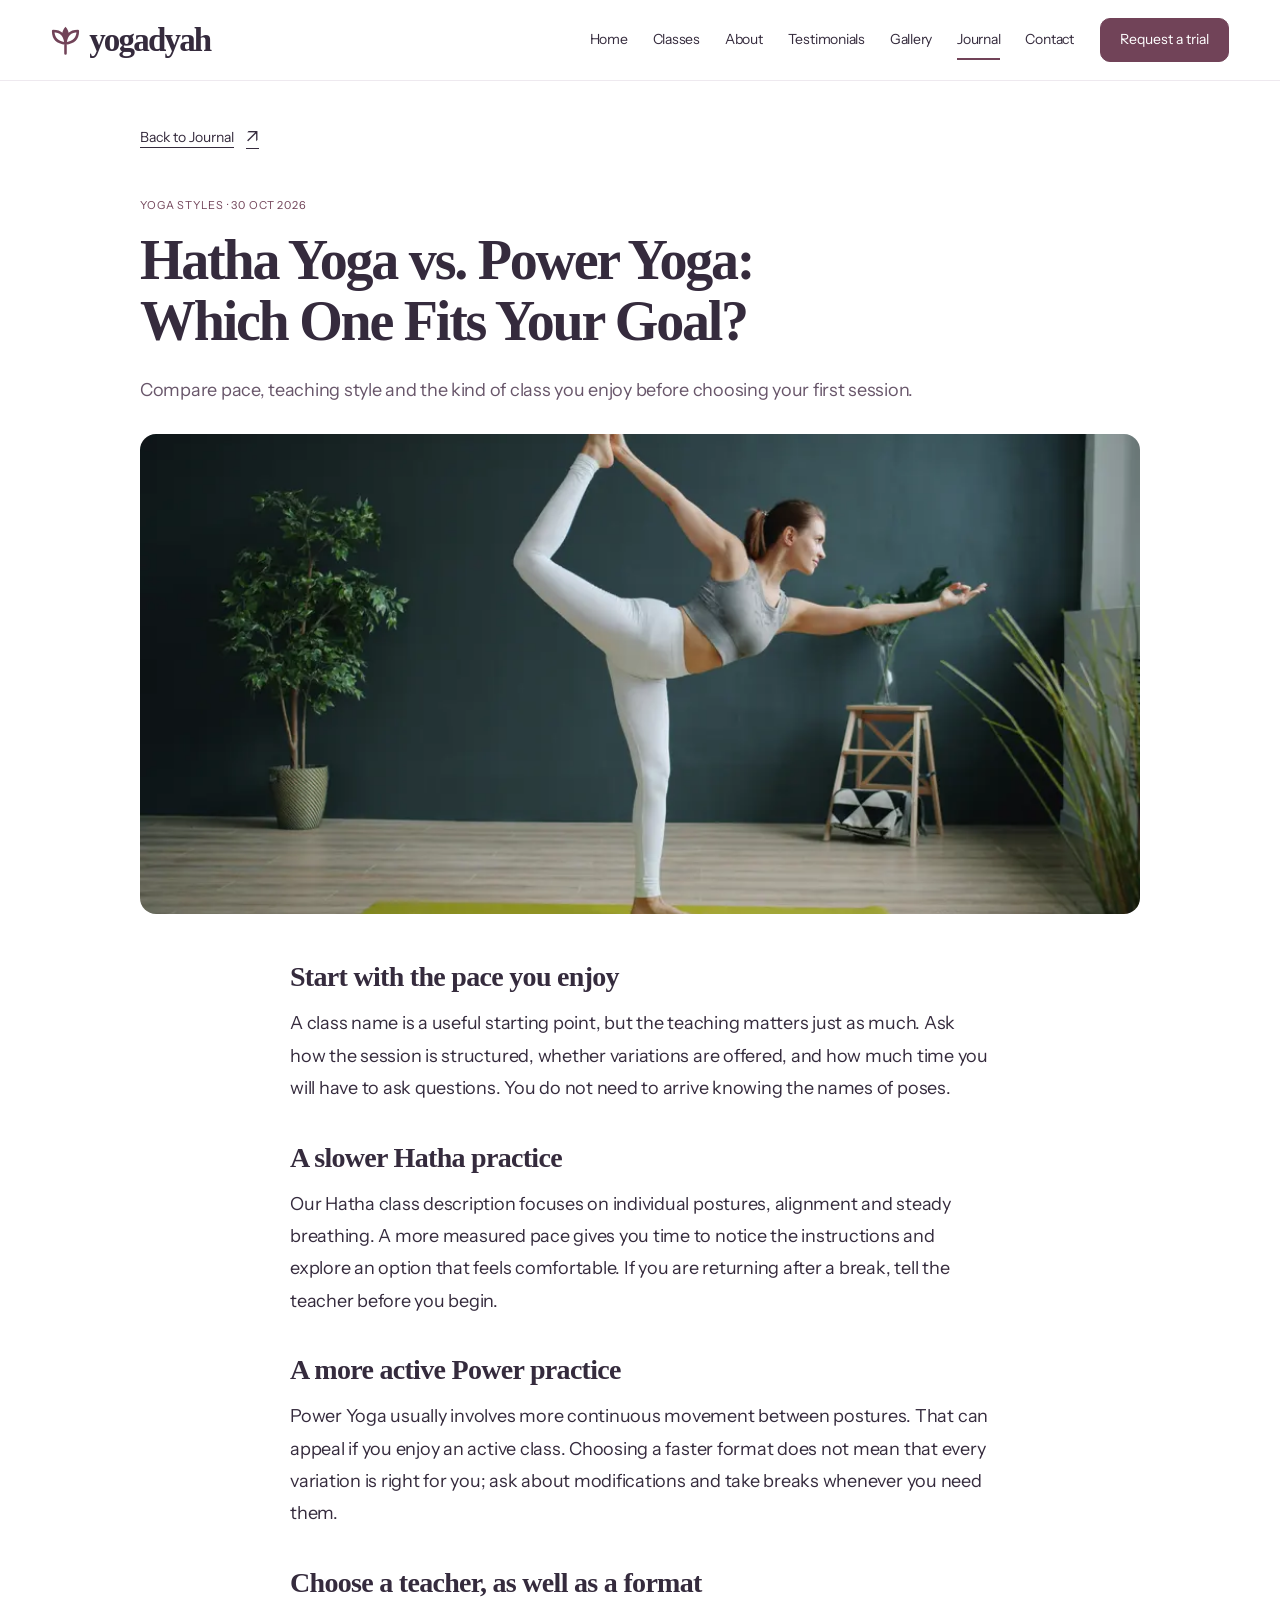
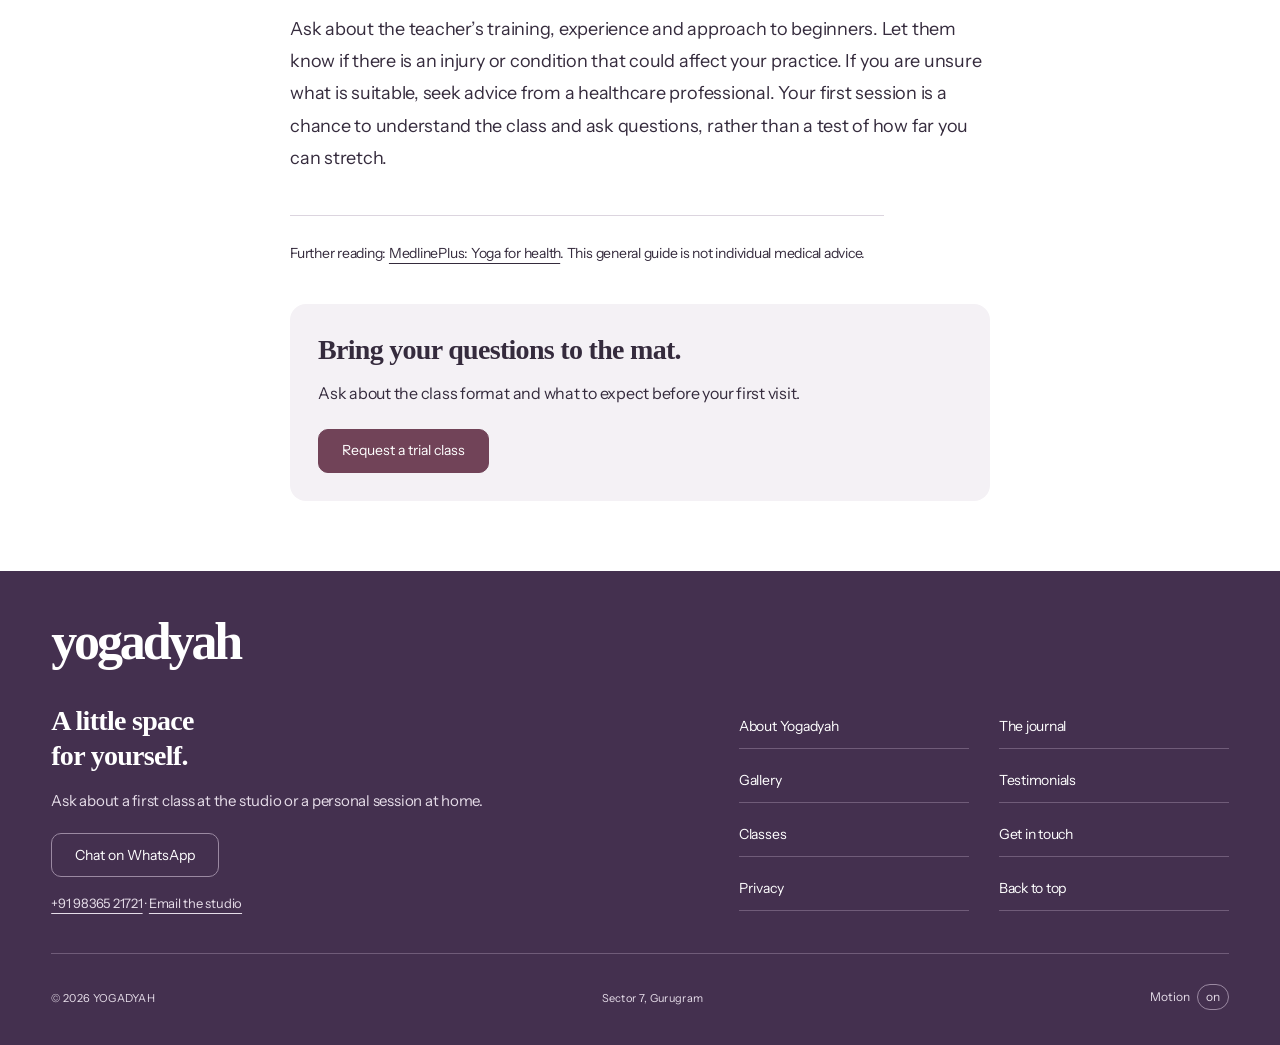
<file: article-hatha-vs-power-yoga.html>
<!doctype html><html lang="en"><head><meta charset="utf-8"><meta name="viewport" content="width=device-width,initial-scale=1"><title>Hatha Yoga vs. Power Yoga: Which One Fits Your Goal? | Yogadyah</title><meta name="description" content="Compare pace, teaching style and the kind of class you enjoy before choosing your first session."><link rel="canonical" href="https://alreadyaired.github.io/Yogad/article-hatha-vs-power-yoga.html"><meta property="og:title" content="Hatha Yoga vs. Power Yoga: Which One Fits Your Goal? | Yogadyah"><meta property="og:description" content="Compare pace, teaching style and the kind of class you enjoy before choosing your first session."><meta property="og:type" content="article"><meta property="og:url" content="https://alreadyaired.github.io/Yogad/article-hatha-vs-power-yoga.html"><meta property="og:image" content="https://alreadyaired.github.io/Yogad/assets/yogadyah-tree-pose.png"><link rel="icon" href="assets/yogadyah-mark.svg"><link rel="preload" href="assets/instrument-sans.woff2" as="font" type="font/woff2" crossorigin><link rel="stylesheet" href="yogadyah.css"><link rel="stylesheet" href="design-system.css"><script>try{document.documentElement.dataset.motion=localStorage.getItem('yogadyah-motion')||(matchMedia('(prefers-reduced-motion: reduce)').matches?'reduce':'full')}catch{document.documentElement.dataset.motion='reduce'}</script><script type="application/ld+json">{"@context":"https://schema.org","@type":"LocalBusiness","name":"Yogadyah","url":"https://alreadyaired.github.io/Yogad/","telephone":"+91 98365 21721","email":"sanshree25@gmail.com","address":"199B/28, 4th Floor, Jai Maa Vaishno Homes, Gali No. 4, Jyoti Park, near Ashirwad Lawns, Sector 7, Gurugram, Haryana 122001"}</script><script src="ui.js" defer></script><script src="assets/lenis-1.3.17.min.js" defer></script><script src="page-motion.js" defer></script><style id="site-theme">:root{--paper:#FFFFFF;--white:#FFFFFF;--ink:#352B3D;--accent:#714358;--deep:#44304F;--soft:#F4F1F5;--form:#F8F6F9;--gallery-height:150svh;--testimonials-height:150svh}</style></head><body id="top" class="journal-page"><a class="skip" href="#main">Skip to content</a><header class="header" id="header"><div class="header-inner"><a class="brand" href="index.html#home" aria-label="Yogadyah home"><svg viewBox="0 0 40 44" aria-hidden="true"><path d="M20 40V25M20 26C8 25 3 18 3 9c9 0 16 4 17 17Zm0 0C32 25 37 18 37 9c-9 0-16 4-17 17Z" fill="none" stroke="currentColor" stroke-width="3.5" stroke-linecap="round" stroke-linejoin="round"/><path d="M20 3c-6 7-6 13 0 19 6-6 6-12 0-19Z" fill="currentColor"/></svg><span>yogadyah</span></a><div class="header-navigation"><nav class="desktop-nav" aria-label="Main navigation"><a href="index.html#home">Home</a><a href="classes.html">Classes</a><a href="index.html#about">About</a><a href="index.html#testimonials">Testimonials</a><a href="gallery.html">Gallery</a><a href="journal.html" aria-current="page">Journal</a><a href="index.html#contact">Contact</a></nav><a class="button primary header-trial" href="index.html#contact">Request a trial</a><button class="menu-toggle" aria-expanded="false" aria-controls="menu"><span class="menu-word">Menu</span><span aria-hidden="true">☰</span></button></div></div></header><nav class="menu-panel" id="menu" aria-label="Mobile navigation" inert><a href="index.html#home">Home</a><a href="classes.html">Classes</a><a href="index.html#about">About</a><a href="index.html#testimonials">Testimonials</a><a href="gallery.html">Gallery</a><a href="journal.html" aria-current="page">Journal</a><a href="index.html#contact">Contact</a><a class="button primary" href="index.html#contact">Request a trial class</a></nav><main id="main"><article class="article-page container"><a class="text-link" href="journal.html">Back to Journal</a><header class="article-heading"><p class="eyebrow">Yoga styles · <time datetime="2026-10-30">30 Oct 2026</time></p><h1>Hatha Yoga vs. Power Yoga: Which One Fits Your Goal?</h1><p>Compare pace, teaching style and the kind of class you enjoy before choosing your first session.</p></header><figure class="article-cover"><img src="assets/responsive/vitaly-gariev-az_3xzrPNtg-unsplash-960.webp" srcset="assets/responsive/vitaly-gariev-az_3xzrPNtg-unsplash-480.webp 480w, assets/responsive/vitaly-gariev-az_3xzrPNtg-unsplash-960.webp 960w, assets/responsive/vitaly-gariev-az_3xzrPNtg-unsplash-1440.webp 1440w" sizes="(max-width: 900px) 90vw, 850px" alt="A practitioner holding a standing yoga posture" width="3840" height="2160" fetchpriority="high" decoding="async"></figure><div class="article-prose"><section><h2>Start with the pace you enjoy</h2><p>A class name is a useful starting point, but the teaching matters just as much. Ask how the session is structured, whether variations are offered, and how much time you will have to ask questions. You do not need to arrive knowing the names of poses.</p></section><section><h2>A slower Hatha practice</h2><p>Our Hatha class description focuses on individual postures, alignment and steady breathing. A more measured pace gives you time to notice the instructions and explore an option that feels comfortable. If you are returning after a break, tell the teacher before you begin.</p></section><section><h2>A more active Power practice</h2><p>Power Yoga usually involves more continuous movement between postures. That can appeal if you enjoy an active class. Choosing a faster format does not mean that every variation is right for you; ask about modifications and take breaks whenever you need them.</p></section><section><h2>Choose a teacher, as well as a format</h2><p>Ask about the teacher’s training, experience and approach to beginners. Let them know if there is an injury or condition that could affect your practice. If you are unsure what is suitable, seek advice from a healthcare professional. Your first session is a chance to understand the class and ask questions, rather than a test of how far you can stretch.</p></section><p class="article-source">Further reading: <a href="https://medlineplus.gov/ency/patientinstructions/000876.htm" target="_blank" rel="noopener noreferrer">MedlinePlus: Yoga for health</a>. This general guide is not individual medical advice.</p><aside class="article-next"><h2>Bring your questions to the mat.</h2><p>Ask about the class format and what to expect before your first visit.</p><a class="button primary" href="index.html#contact">Request a trial class</a></aside></div></article></main><footer class="footer" id="footer"><div class="container"><a class="footer-brand" href="index.html#home">yogadyah</a><div class="footer-grid"><div><h2>A little space for yourself.</h2><p>Ask about a first class at the studio or a personal session at home.</p><a class="button footer-action" href="https://wa.me/919836521721" target="_blank" rel="noopener noreferrer">Chat on WhatsApp</a><p class="footer-direct"><a href="tel:+919836521721">+91 98365 21721</a> · <a href="mailto:sanshree25@gmail.com">Email the studio</a></p></div><nav class="footer-links" aria-label="Footer navigation"><a href="index.html#about">About Yogadyah</a><a href="journal.html">The journal</a><a href="gallery.html">Gallery</a><a href="index.html#testimonials">Testimonials</a><a href="classes.html">Classes</a><a href="index.html#contact">Get in touch</a><button data-privacy>Privacy</button><a href="#top">Back to top</a></nav></div><div class="footer-bottom"><span>© 2026 YOGADYAH</span><span>Sector 7, Gurugram</span><button class="motion-toggle" aria-label="Toggle website motion" aria-pressed="true">Motion <span>on</span></button></div></div></footer><div class="mobile-actions"><a class="button primary" href="index.html#contact">Request a trial</a><a class="button" href="https://wa.me/919836521721" target="_blank" rel="noopener noreferrer">WhatsApp</a></div><dialog class="detail-dialog" id="detail-dialog" aria-labelledby="privacy-heading"><button class="dialog-close" aria-label="Close dialog">Close ×</button><div class="dialog-content"><h2 id="privacy-heading">Your privacy</h2><p>This local website does not send form entries to a server or store new enquiries in your browser. The trial form prepares a message for WhatsApp. You choose whether to send it there.</p><p>Phone, email and WhatsApp links use your chosen app or an external service. Your motion preference is stored on this device. </p><button class="button" id="clear-preview-data">Clear older preview drafts</button><p id="privacy-status" role="status"></p></div></dialog><script>if(['localhost','127.0.0.1'].includes(location.hostname)){let version;setInterval(async()=>{try{const next=await(await fetch('/__version')).text();if(version&&next!==version)location.reload();version=next}catch{}},1500)}</script></body></html>
</file>
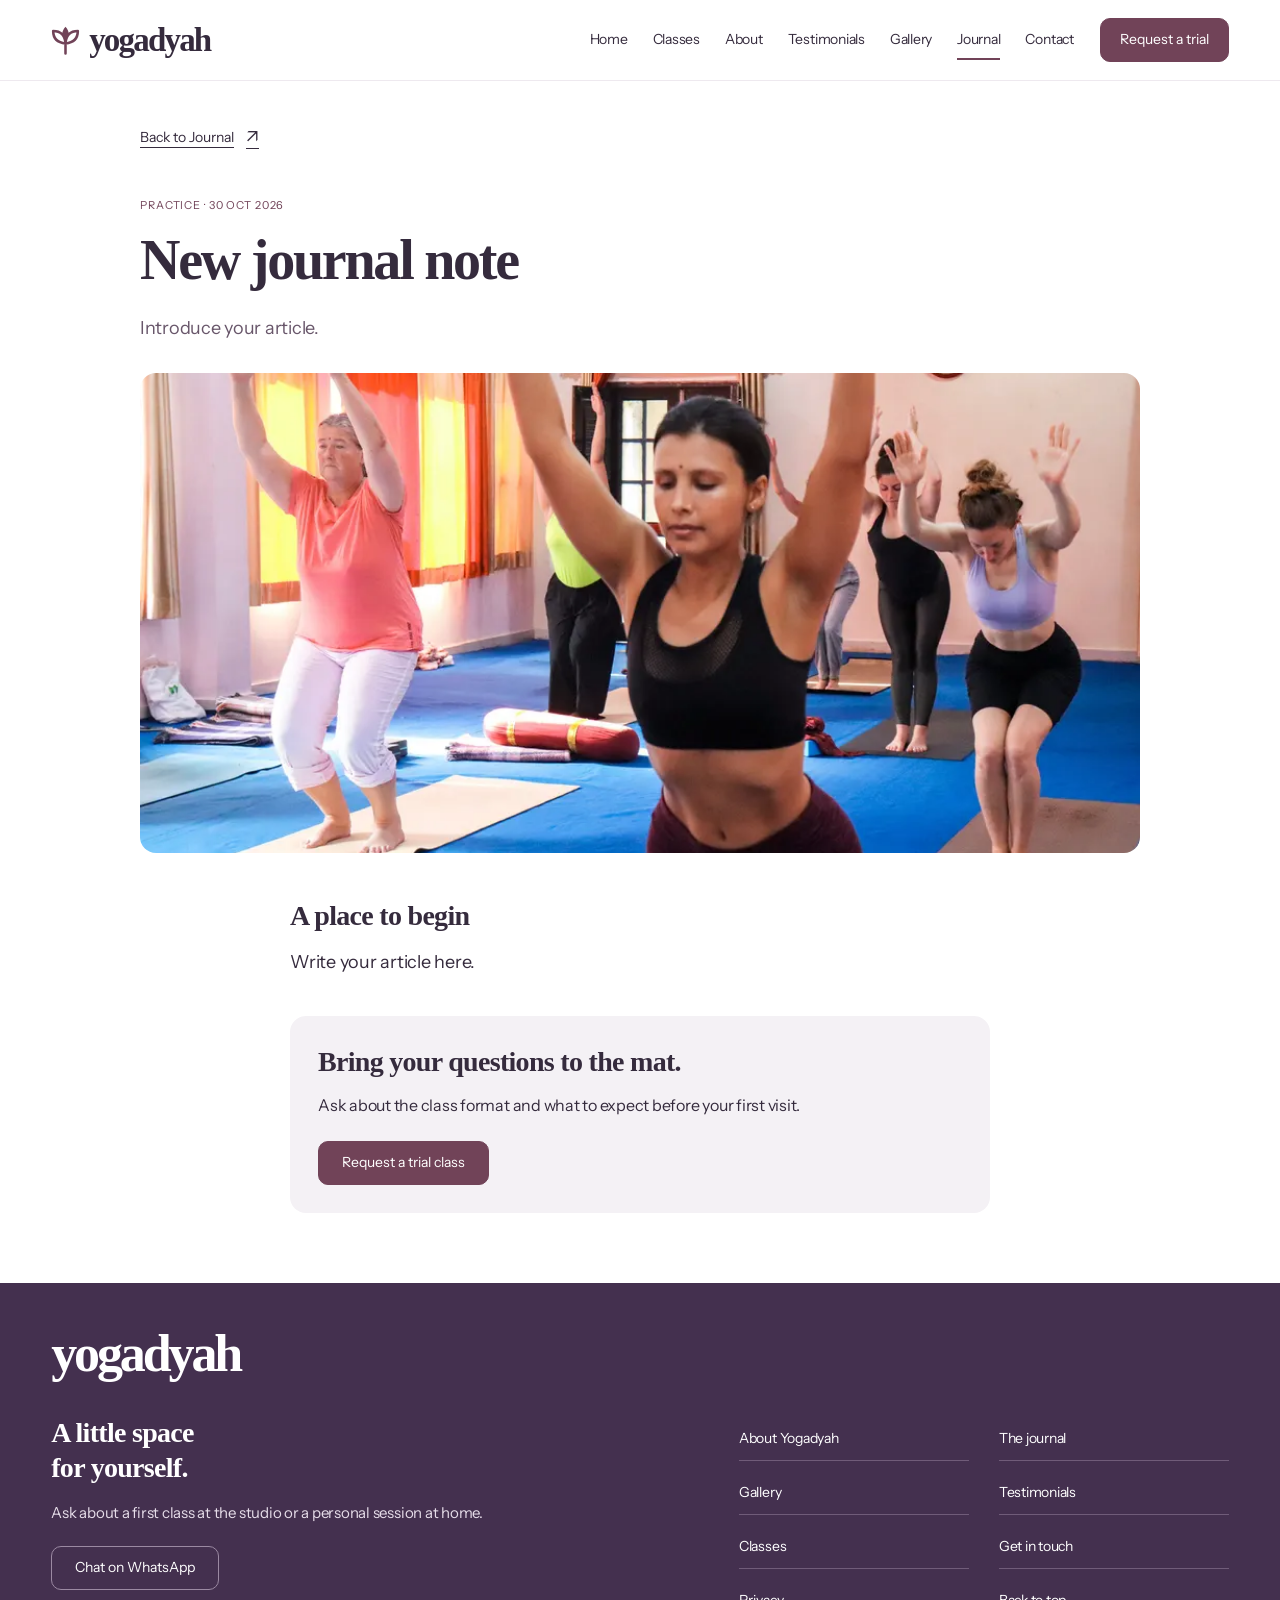
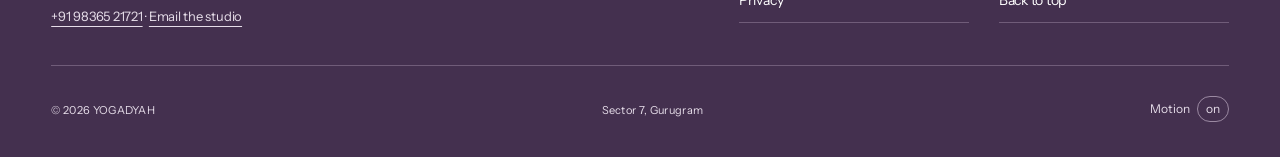
<file: article-new-article-mvv86xaz.html>
<!doctype html><html lang="en"><head><meta charset="utf-8"><meta name="viewport" content="width=device-width,initial-scale=1"><title>New journal note | Yogadyah</title><meta name="description" content="Introduce your article."><link rel="canonical" href="https://alreadyaired.github.io/Yogad/article-new-article-mvv86xaz.html"><meta property="og:title" content="New journal note | Yogadyah"><meta property="og:description" content="Introduce your article."><meta property="og:type" content="article"><meta property="og:url" content="https://alreadyaired.github.io/Yogad/article-new-article-mvv86xaz.html"><meta property="og:image" content="https://alreadyaired.github.io/Yogad/assets/yogadyah-tree-pose.png"><link rel="icon" href="assets/yogadyah-mark.svg"><link rel="preload" href="assets/instrument-sans.woff2" as="font" type="font/woff2" crossorigin><link rel="stylesheet" href="yogadyah.css"><link rel="stylesheet" href="design-system.css"><script>try{document.documentElement.dataset.motion=localStorage.getItem('yogadyah-motion')||(matchMedia('(prefers-reduced-motion: reduce)').matches?'reduce':'full')}catch{document.documentElement.dataset.motion='reduce'}</script><script type="application/ld+json">{"@context":"https://schema.org","@type":"LocalBusiness","name":"Yogadyah","url":"https://alreadyaired.github.io/Yogad/","telephone":"+91 98365 21721","email":"sanshree25@gmail.com","address":"199B/28, 4th Floor, Jai Maa Vaishno Homes, Gali No. 4, Jyoti Park, near Ashirwad Lawns, Sector 7, Gurugram, Haryana 122001"}</script><script src="ui.js" defer></script><script src="assets/lenis-1.3.17.min.js" defer></script><script src="page-motion.js" defer></script><style id="site-theme">:root{--paper:#FFFFFF;--white:#FFFFFF;--ink:#352B3D;--accent:#714358;--deep:#44304F;--soft:#F4F1F5;--form:#F8F6F9;--gallery-height:150svh;--testimonials-height:150svh}</style></head><body id="top" class="journal-page"><a class="skip" href="#main">Skip to content</a><header class="header" id="header"><div class="header-inner"><a class="brand" href="index.html#home" aria-label="Yogadyah home"><svg viewBox="0 0 40 44" aria-hidden="true"><path d="M20 40V25M20 26C8 25 3 18 3 9c9 0 16 4 17 17Zm0 0C32 25 37 18 37 9c-9 0-16 4-17 17Z" fill="none" stroke="currentColor" stroke-width="3.5" stroke-linecap="round" stroke-linejoin="round"/><path d="M20 3c-6 7-6 13 0 19 6-6 6-12 0-19Z" fill="currentColor"/></svg><span>yogadyah</span></a><div class="header-navigation"><nav class="desktop-nav" aria-label="Main navigation"><a href="index.html#home">Home</a><a href="classes.html">Classes</a><a href="index.html#about">About</a><a href="index.html#testimonials">Testimonials</a><a href="gallery.html">Gallery</a><a href="journal.html" aria-current="page">Journal</a><a href="index.html#contact">Contact</a></nav><a class="button primary header-trial" href="index.html#contact">Request a trial</a><button class="menu-toggle" aria-expanded="false" aria-controls="menu"><span class="menu-word">Menu</span><span aria-hidden="true">☰</span></button></div></div></header><nav class="menu-panel" id="menu" aria-label="Mobile navigation" inert><a href="index.html#home">Home</a><a href="classes.html">Classes</a><a href="index.html#about">About</a><a href="index.html#testimonials">Testimonials</a><a href="gallery.html">Gallery</a><a href="journal.html" aria-current="page">Journal</a><a href="index.html#contact">Contact</a><a class="button primary" href="index.html#contact">Request a trial class</a></nav><main id="main"><article class="article-page container"><a class="text-link" href="journal.html">Back to Journal</a><header class="article-heading"><p class="eyebrow">Practice · <time datetime="2026-10-30">30 Oct 2026</time></p><h1>New journal note</h1><p>Introduce your article.</p></header><figure class="article-cover"><img src="assets/responsive/pexels-yogavidyamandiram-31743034-960.webp" srcset="assets/responsive/pexels-yogavidyamandiram-31743034-480.webp 480w, assets/responsive/pexels-yogavidyamandiram-31743034-960.webp 960w, assets/responsive/pexels-yogavidyamandiram-31743034-1440.webp 1440w" sizes="(max-width: 900px) 90vw, 850px" alt="Yoga practice" width="3984" height="2656" fetchpriority="high" decoding="async"></figure><div class="article-prose"><section><h2>A place to begin</h2><p>Write your article here.</p></section><aside class="article-next"><h2>Bring your questions to the mat.</h2><p>Ask about the class format and what to expect before your first visit.</p><a class="button primary" href="index.html#contact">Request a trial class</a></aside></div></article></main><footer class="footer" id="footer"><div class="container"><a class="footer-brand" href="index.html#home">yogadyah</a><div class="footer-grid"><div><h2>A little space for yourself.</h2><p>Ask about a first class at the studio or a personal session at home.</p><a class="button footer-action" href="https://wa.me/919836521721" target="_blank" rel="noopener noreferrer">Chat on WhatsApp</a><p class="footer-direct"><a href="tel:+919836521721">+91 98365 21721</a> · <a href="mailto:sanshree25@gmail.com">Email the studio</a></p></div><nav class="footer-links" aria-label="Footer navigation"><a href="index.html#about">About Yogadyah</a><a href="journal.html">The journal</a><a href="gallery.html">Gallery</a><a href="index.html#testimonials">Testimonials</a><a href="classes.html">Classes</a><a href="index.html#contact">Get in touch</a><button data-privacy>Privacy</button><a href="#top">Back to top</a></nav></div><div class="footer-bottom"><span>© 2026 YOGADYAH</span><span>Sector 7, Gurugram</span><button class="motion-toggle" aria-label="Toggle website motion" aria-pressed="true">Motion <span>on</span></button></div></div></footer><div class="mobile-actions"><a class="button primary" href="index.html#contact">Request a trial</a><a class="button" href="https://wa.me/919836521721" target="_blank" rel="noopener noreferrer">WhatsApp</a></div><dialog class="detail-dialog" id="detail-dialog" aria-labelledby="privacy-heading"><button class="dialog-close" aria-label="Close dialog">Close ×</button><div class="dialog-content"><h2 id="privacy-heading">Your privacy</h2><p>This local website does not send form entries to a server or store new enquiries in your browser. The trial form prepares a message for WhatsApp. You choose whether to send it there.</p><p>Phone, email and WhatsApp links use your chosen app or an external service. Your motion preference is stored on this device. </p><button class="button" id="clear-preview-data">Clear older preview drafts</button><p id="privacy-status" role="status"></p></div></dialog><script>if(['localhost','127.0.0.1'].includes(location.hostname)){let version;setInterval(async()=>{try{const next=await(await fetch('/__version')).text();if(version&&next!==version)location.reload();version=next}catch{}},1500)}</script></body></html>
</file>
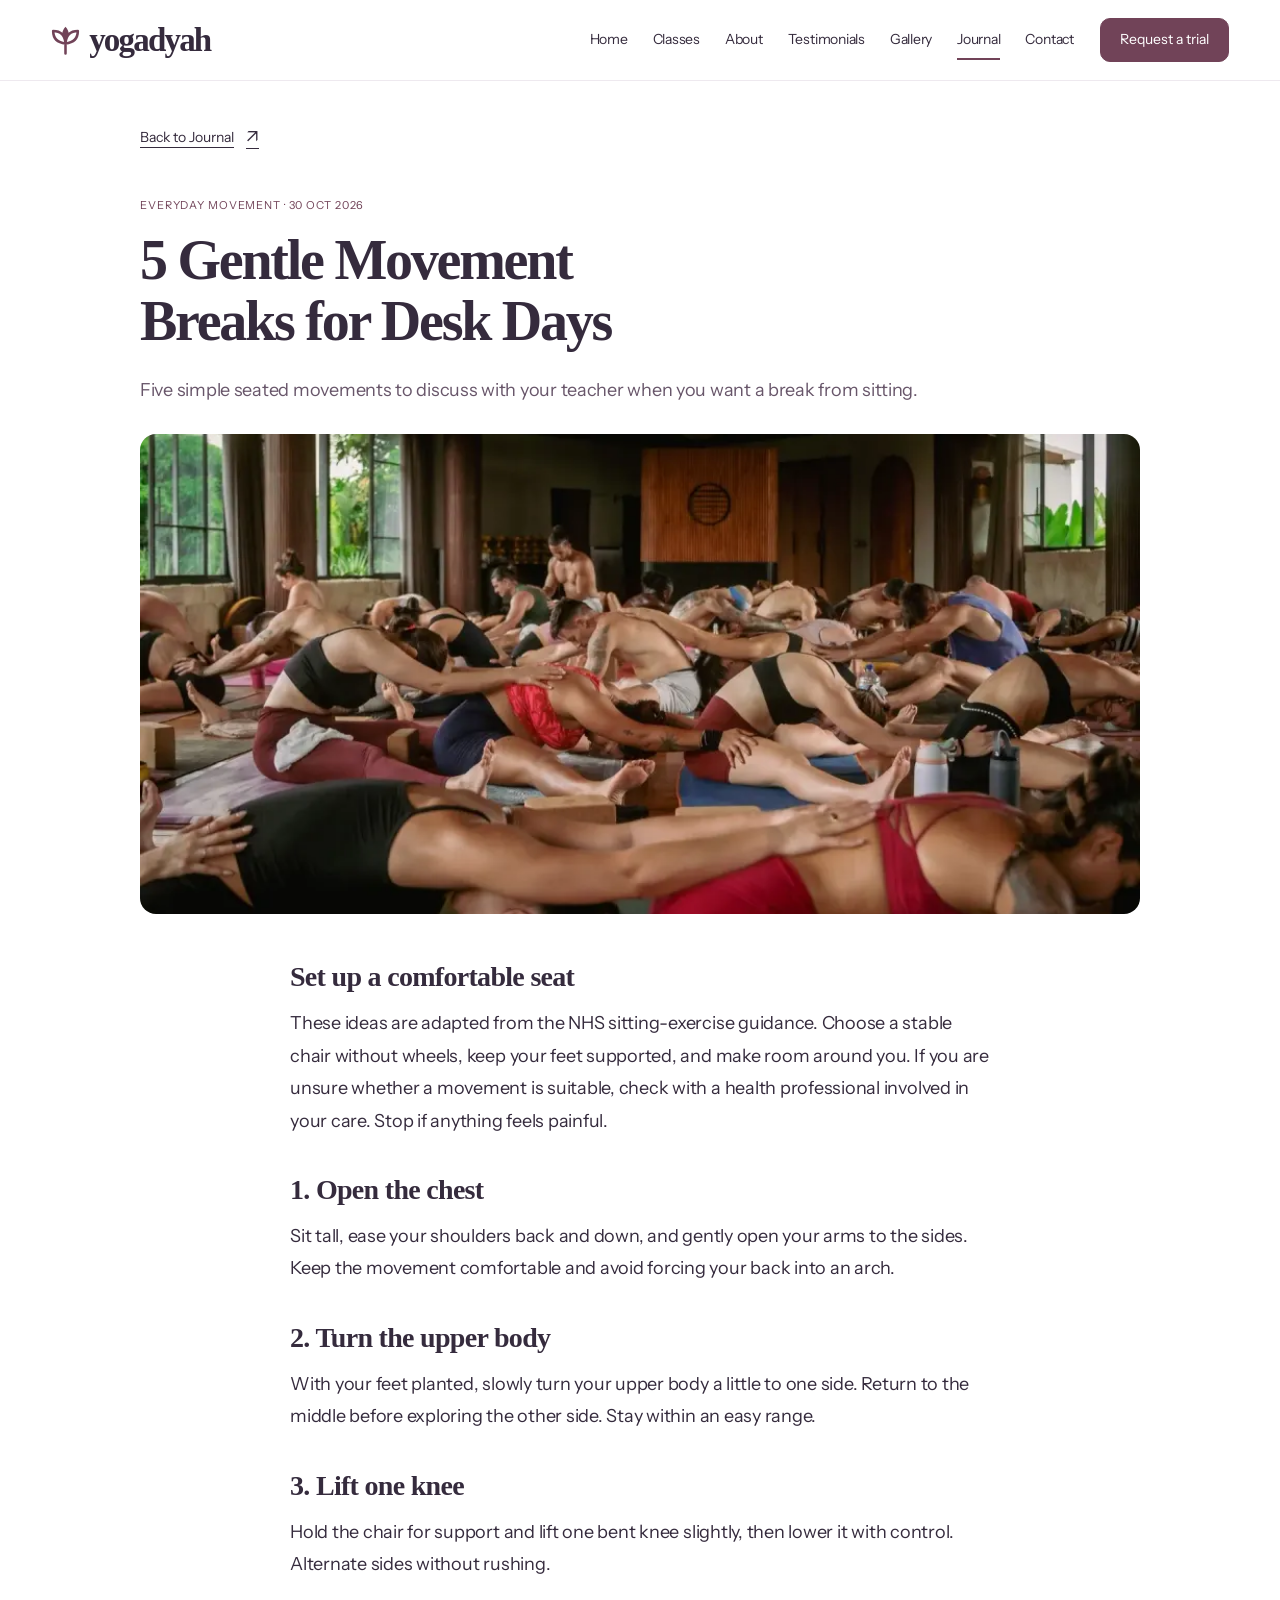
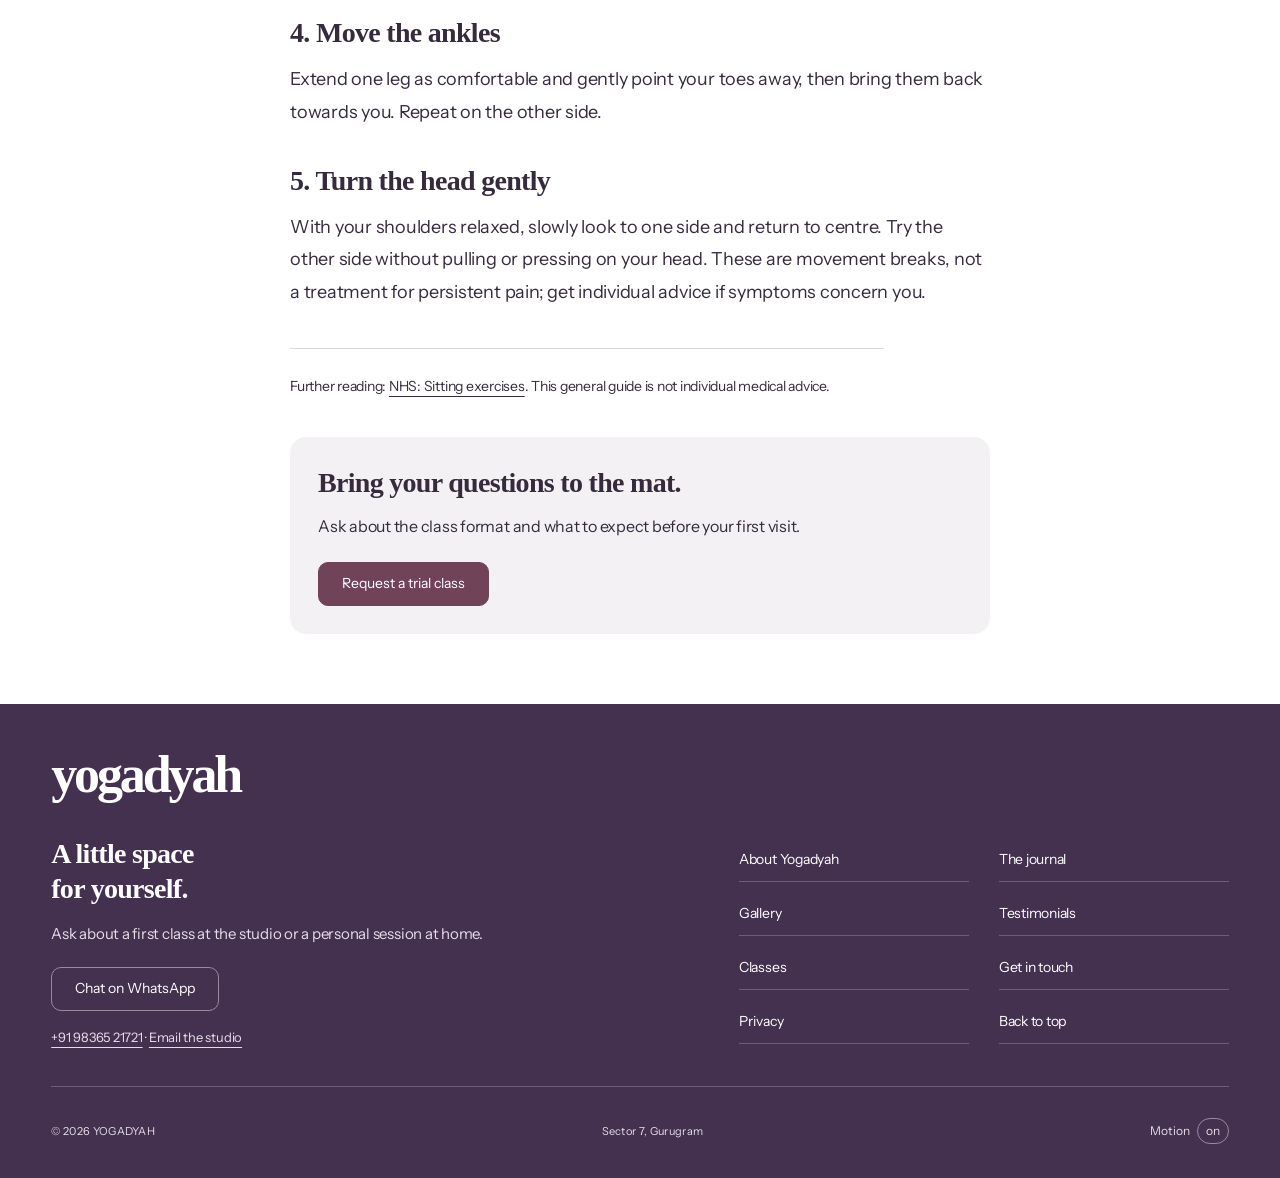
<file: article-stretches-for-neck-and-back.html>
<!doctype html><html lang="en"><head><meta charset="utf-8"><meta name="viewport" content="width=device-width,initial-scale=1"><title>5 Gentle Movement Breaks for Desk Days | Yogadyah</title><meta name="description" content="Five simple seated movements to discuss with your teacher when you want a break from sitting."><link rel="canonical" href="https://alreadyaired.github.io/Yogad/article-stretches-for-neck-and-back.html"><meta property="og:title" content="5 Gentle Movement Breaks for Desk Days | Yogadyah"><meta property="og:description" content="Five simple seated movements to discuss with your teacher when you want a break from sitting."><meta property="og:type" content="article"><meta property="og:url" content="https://alreadyaired.github.io/Yogad/article-stretches-for-neck-and-back.html"><meta property="og:image" content="https://alreadyaired.github.io/Yogad/assets/yogadyah-tree-pose.png"><link rel="icon" href="assets/yogadyah-mark.svg"><link rel="preload" href="assets/instrument-sans.woff2" as="font" type="font/woff2" crossorigin><link rel="stylesheet" href="yogadyah.css"><link rel="stylesheet" href="design-system.css"><script>try{document.documentElement.dataset.motion=localStorage.getItem('yogadyah-motion')||(matchMedia('(prefers-reduced-motion: reduce)').matches?'reduce':'full')}catch{document.documentElement.dataset.motion='reduce'}</script><script type="application/ld+json">{"@context":"https://schema.org","@type":"LocalBusiness","name":"Yogadyah","url":"https://alreadyaired.github.io/Yogad/","telephone":"+91 98365 21721","email":"sanshree25@gmail.com","address":"199B/28, 4th Floor, Jai Maa Vaishno Homes, Gali No. 4, Jyoti Park, near Ashirwad Lawns, Sector 7, Gurugram, Haryana 122001"}</script><script src="ui.js" defer></script><script src="assets/lenis-1.3.17.min.js" defer></script><script src="page-motion.js" defer></script><style id="site-theme">:root{--paper:#FFFFFF;--white:#FFFFFF;--ink:#352B3D;--accent:#714358;--deep:#44304F;--soft:#F4F1F5;--form:#F8F6F9;--gallery-height:150svh;--testimonials-height:150svh}</style></head><body id="top" class="journal-page"><a class="skip" href="#main">Skip to content</a><header class="header" id="header"><div class="header-inner"><a class="brand" href="index.html#home" aria-label="Yogadyah home"><svg viewBox="0 0 40 44" aria-hidden="true"><path d="M20 40V25M20 26C8 25 3 18 3 9c9 0 16 4 17 17Zm0 0C32 25 37 18 37 9c-9 0-16 4-17 17Z" fill="none" stroke="currentColor" stroke-width="3.5" stroke-linecap="round" stroke-linejoin="round"/><path d="M20 3c-6 7-6 13 0 19 6-6 6-12 0-19Z" fill="currentColor"/></svg><span>yogadyah</span></a><div class="header-navigation"><nav class="desktop-nav" aria-label="Main navigation"><a href="index.html#home">Home</a><a href="classes.html">Classes</a><a href="index.html#about">About</a><a href="index.html#testimonials">Testimonials</a><a href="gallery.html">Gallery</a><a href="journal.html" aria-current="page">Journal</a><a href="index.html#contact">Contact</a></nav><a class="button primary header-trial" href="index.html#contact">Request a trial</a><button class="menu-toggle" aria-expanded="false" aria-controls="menu"><span class="menu-word">Menu</span><span aria-hidden="true">☰</span></button></div></div></header><nav class="menu-panel" id="menu" aria-label="Mobile navigation" inert><a href="index.html#home">Home</a><a href="classes.html">Classes</a><a href="index.html#about">About</a><a href="index.html#testimonials">Testimonials</a><a href="gallery.html">Gallery</a><a href="journal.html" aria-current="page">Journal</a><a href="index.html#contact">Contact</a><a class="button primary" href="index.html#contact">Request a trial class</a></nav><main id="main"><article class="article-page container"><a class="text-link" href="journal.html">Back to Journal</a><header class="article-heading"><p class="eyebrow">Everyday movement · <time datetime="2026-10-30">30 Oct 2026</time></p><h1>5 Gentle Movement Breaks for Desk Days</h1><p>Five simple seated movements to discuss with your teacher when you want a break from sitting.</p></header><figure class="article-cover"><img src="assets/responsive/adb21ed552d5eb30-960.webp" srcset="assets/responsive/adb21ed552d5eb30-480.webp 480w, assets/responsive/adb21ed552d5eb30-960.webp 960w, assets/responsive/adb21ed552d5eb30-1400.webp 1400w" sizes="(max-width: 900px) 90vw, 850px" alt="A group in a seated stretching practice" width="1400" height="933" fetchpriority="high" decoding="async"></figure><div class="article-prose"><section><h2>Set up a comfortable seat</h2><p>These ideas are adapted from the NHS sitting-exercise guidance. Choose a stable chair without wheels, keep your feet supported, and make room around you. If you are unsure whether a movement is suitable, check with a health professional involved in your care. Stop if anything feels painful.</p></section><section><h2>1. Open the chest</h2><p>Sit tall, ease your shoulders back and down, and gently open your arms to the sides. Keep the movement comfortable and avoid forcing your back into an arch.</p></section><section><h2>2. Turn the upper body</h2><p>With your feet planted, slowly turn your upper body a little to one side. Return to the middle before exploring the other side. Stay within an easy range.</p></section><section><h2>3. Lift one knee</h2><p>Hold the chair for support and lift one bent knee slightly, then lower it with control. Alternate sides without rushing.</p></section><section><h2>4. Move the ankles</h2><p>Extend one leg as comfortable and gently point your toes away, then bring them back towards you. Repeat on the other side.</p></section><section><h2>5. Turn the head gently</h2><p>With your shoulders relaxed, slowly look to one side and return to centre. Try the other side without pulling or pressing on your head. These are movement breaks, not a treatment for persistent pain; get individual advice if symptoms concern you.</p></section><p class="article-source">Further reading: <a href="https://www.nhs.uk/live-well/exercise/sitting-exercises/" target="_blank" rel="noopener noreferrer">NHS: Sitting exercises</a>. This general guide is not individual medical advice.</p><aside class="article-next"><h2>Bring your questions to the mat.</h2><p>Ask about the class format and what to expect before your first visit.</p><a class="button primary" href="index.html#contact">Request a trial class</a></aside></div></article></main><footer class="footer" id="footer"><div class="container"><a class="footer-brand" href="index.html#home">yogadyah</a><div class="footer-grid"><div><h2>A little space for yourself.</h2><p>Ask about a first class at the studio or a personal session at home.</p><a class="button footer-action" href="https://wa.me/919836521721" target="_blank" rel="noopener noreferrer">Chat on WhatsApp</a><p class="footer-direct"><a href="tel:+919836521721">+91 98365 21721</a> · <a href="mailto:sanshree25@gmail.com">Email the studio</a></p></div><nav class="footer-links" aria-label="Footer navigation"><a href="index.html#about">About Yogadyah</a><a href="journal.html">The journal</a><a href="gallery.html">Gallery</a><a href="index.html#testimonials">Testimonials</a><a href="classes.html">Classes</a><a href="index.html#contact">Get in touch</a><button data-privacy>Privacy</button><a href="#top">Back to top</a></nav></div><div class="footer-bottom"><span>© 2026 YOGADYAH</span><span>Sector 7, Gurugram</span><button class="motion-toggle" aria-label="Toggle website motion" aria-pressed="true">Motion <span>on</span></button></div></div></footer><div class="mobile-actions"><a class="button primary" href="index.html#contact">Request a trial</a><a class="button" href="https://wa.me/919836521721" target="_blank" rel="noopener noreferrer">WhatsApp</a></div><dialog class="detail-dialog" id="detail-dialog" aria-labelledby="privacy-heading"><button class="dialog-close" aria-label="Close dialog">Close ×</button><div class="dialog-content"><h2 id="privacy-heading">Your privacy</h2><p>This local website does not send form entries to a server or store new enquiries in your browser. The trial form prepares a message for WhatsApp. You choose whether to send it there.</p><p>Phone, email and WhatsApp links use your chosen app or an external service. Your motion preference is stored on this device. </p><button class="button" id="clear-preview-data">Clear older preview drafts</button><p id="privacy-status" role="status"></p></div></dialog><script>if(['localhost','127.0.0.1'].includes(location.hostname)){let version;setInterval(async()=>{try{const next=await(await fetch('/__version')).text();if(version&&next!==version)location.reload();version=next}catch{}},1500)}</script></body></html>
</file>
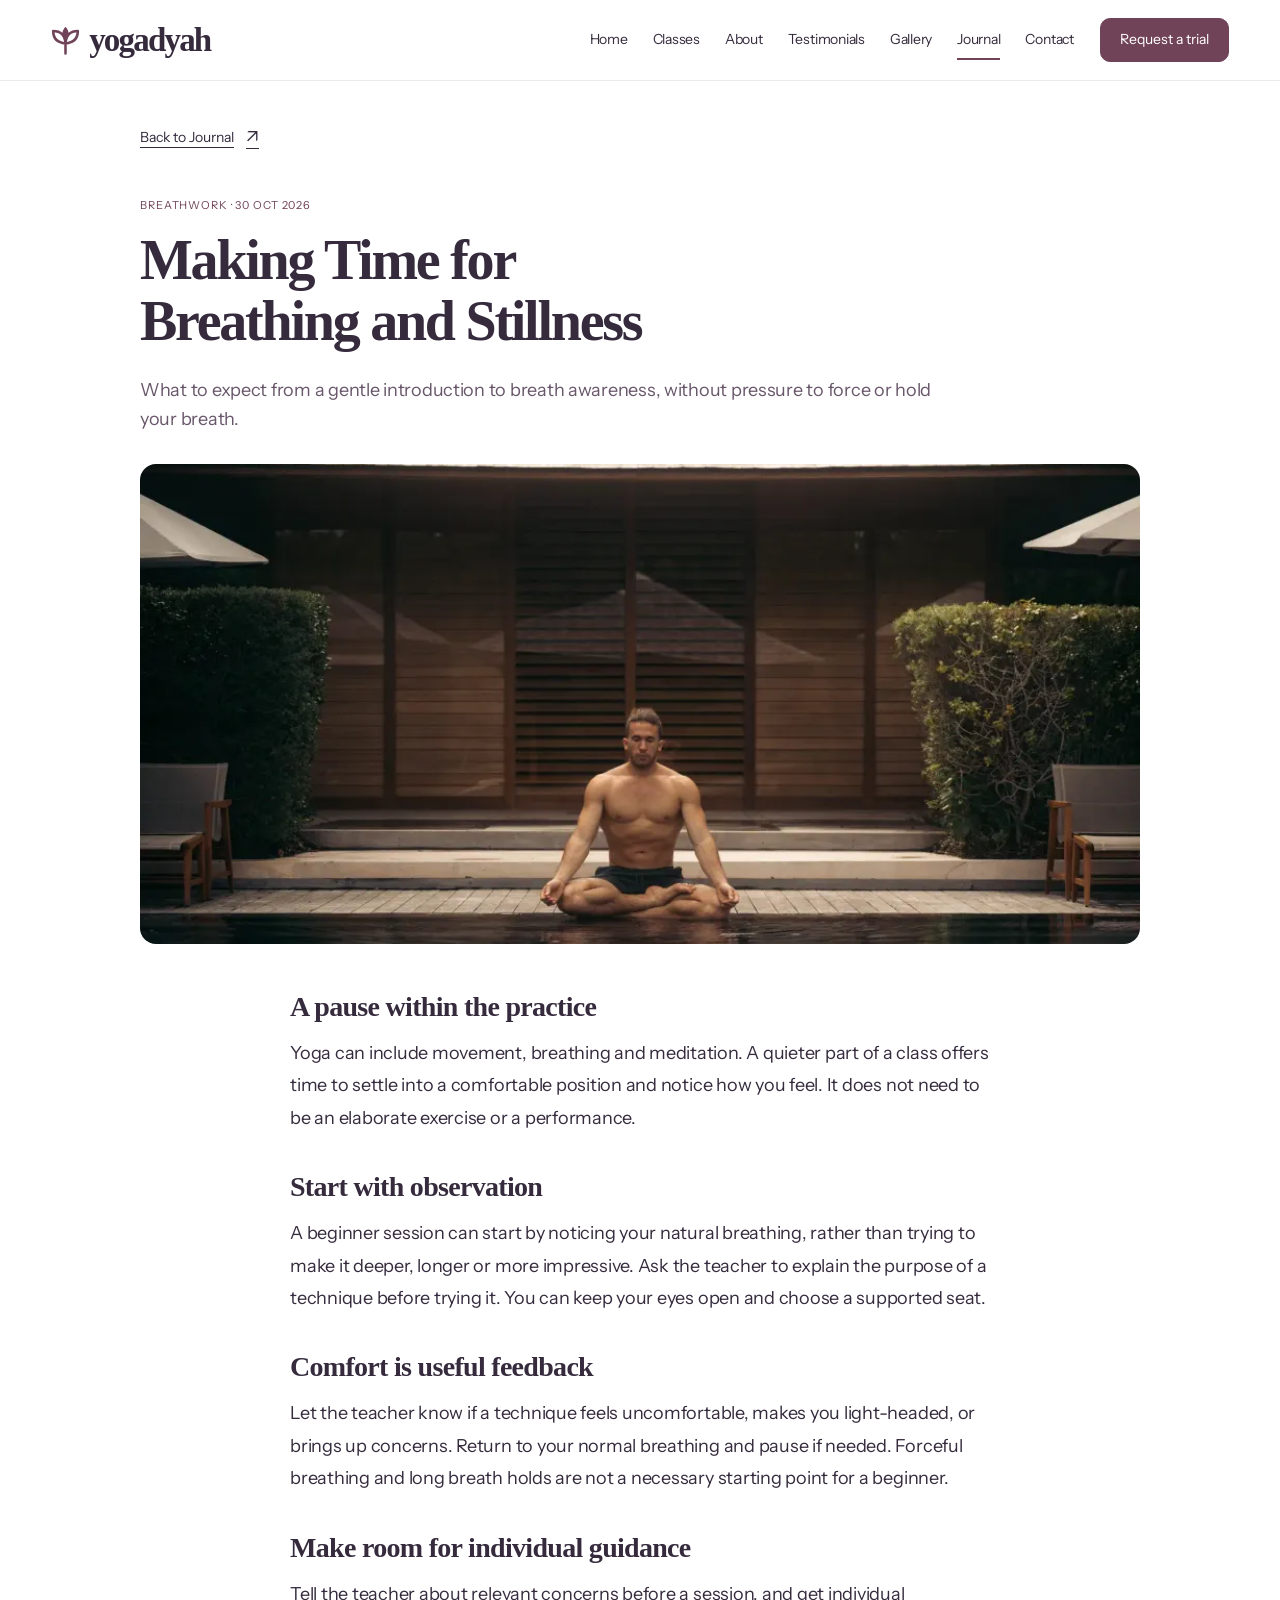
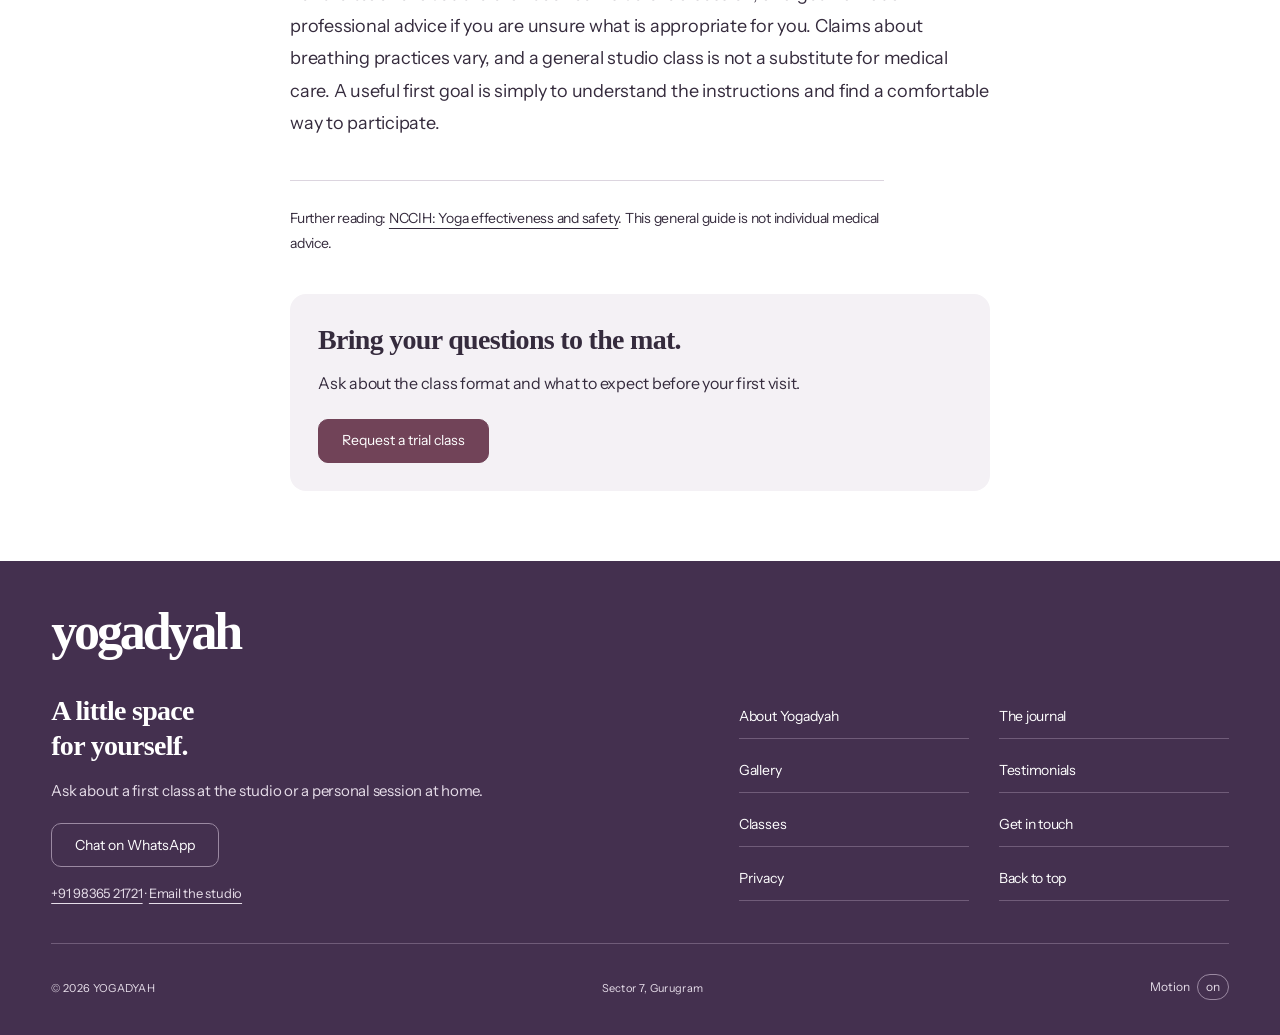
<file: article-ten-minutes-of-pranayama.html>
<!doctype html><html lang="en"><head><meta charset="utf-8"><meta name="viewport" content="width=device-width,initial-scale=1"><title>Making Time for Breathing and Stillness | Yogadyah</title><meta name="description" content="What to expect from a gentle introduction to breath awareness, without pressure to force or hold your breath."><link rel="canonical" href="https://alreadyaired.github.io/Yogad/article-ten-minutes-of-pranayama.html"><meta property="og:title" content="Making Time for Breathing and Stillness | Yogadyah"><meta property="og:description" content="What to expect from a gentle introduction to breath awareness, without pressure to force or hold your breath."><meta property="og:type" content="article"><meta property="og:url" content="https://alreadyaired.github.io/Yogad/article-ten-minutes-of-pranayama.html"><meta property="og:image" content="https://alreadyaired.github.io/Yogad/assets/yogadyah-tree-pose.png"><link rel="icon" href="assets/yogadyah-mark.svg"><link rel="preload" href="assets/instrument-sans.woff2" as="font" type="font/woff2" crossorigin><link rel="stylesheet" href="yogadyah.css"><link rel="stylesheet" href="design-system.css"><script>try{document.documentElement.dataset.motion=localStorage.getItem('yogadyah-motion')||(matchMedia('(prefers-reduced-motion: reduce)').matches?'reduce':'full')}catch{document.documentElement.dataset.motion='reduce'}</script><script type="application/ld+json">{"@context":"https://schema.org","@type":"LocalBusiness","name":"Yogadyah","url":"https://alreadyaired.github.io/Yogad/","telephone":"+91 98365 21721","email":"sanshree25@gmail.com","address":"199B/28, 4th Floor, Jai Maa Vaishno Homes, Gali No. 4, Jyoti Park, near Ashirwad Lawns, Sector 7, Gurugram, Haryana 122001"}</script><script src="ui.js" defer></script><script src="assets/lenis-1.3.17.min.js" defer></script><script src="page-motion.js" defer></script><style id="site-theme">:root{--paper:#FFFFFF;--white:#FFFFFF;--ink:#352B3D;--accent:#714358;--deep:#44304F;--soft:#F4F1F5;--form:#F8F6F9;--gallery-height:150svh;--testimonials-height:150svh}</style></head><body id="top" class="journal-page"><a class="skip" href="#main">Skip to content</a><header class="header" id="header"><div class="header-inner"><a class="brand" href="index.html#home" aria-label="Yogadyah home"><svg viewBox="0 0 40 44" aria-hidden="true"><path d="M20 40V25M20 26C8 25 3 18 3 9c9 0 16 4 17 17Zm0 0C32 25 37 18 37 9c-9 0-16 4-17 17Z" fill="none" stroke="currentColor" stroke-width="3.5" stroke-linecap="round" stroke-linejoin="round"/><path d="M20 3c-6 7-6 13 0 19 6-6 6-12 0-19Z" fill="currentColor"/></svg><span>yogadyah</span></a><div class="header-navigation"><nav class="desktop-nav" aria-label="Main navigation"><a href="index.html#home">Home</a><a href="classes.html">Classes</a><a href="index.html#about">About</a><a href="index.html#testimonials">Testimonials</a><a href="gallery.html">Gallery</a><a href="journal.html" aria-current="page">Journal</a><a href="index.html#contact">Contact</a></nav><a class="button primary header-trial" href="index.html#contact">Request a trial</a><button class="menu-toggle" aria-expanded="false" aria-controls="menu"><span class="menu-word">Menu</span><span aria-hidden="true">☰</span></button></div></div></header><nav class="menu-panel" id="menu" aria-label="Mobile navigation" inert><a href="index.html#home">Home</a><a href="classes.html">Classes</a><a href="index.html#about">About</a><a href="index.html#testimonials">Testimonials</a><a href="gallery.html">Gallery</a><a href="journal.html" aria-current="page">Journal</a><a href="index.html#contact">Contact</a><a class="button primary" href="index.html#contact">Request a trial class</a></nav><main id="main"><article class="article-page container"><a class="text-link" href="journal.html">Back to Journal</a><header class="article-heading"><p class="eyebrow">Breathwork · <time datetime="2026-10-30">30 Oct 2026</time></p><h1>Making Time for Breathing and Stillness</h1><p>What to expect from a gentle introduction to breath awareness, without pressure to force or hold your breath.</p></header><figure class="article-cover"><img src="assets/responsive/ce8bfadefcf00e21-960.webp" srcset="assets/responsive/ce8bfadefcf00e21-480.webp 480w, assets/responsive/ce8bfadefcf00e21-960.webp 960w, assets/responsive/ce8bfadefcf00e21-1440.webp 1440w" sizes="(max-width: 900px) 90vw, 850px" alt="A quiet seated yoga practice near water" width="2048" height="2560" fetchpriority="high" decoding="async"></figure><div class="article-prose"><section><h2>A pause within the practice</h2><p>Yoga can include movement, breathing and meditation. A quieter part of a class offers time to settle into a comfortable position and notice how you feel. It does not need to be an elaborate exercise or a performance.</p></section><section><h2>Start with observation</h2><p>A beginner session can start by noticing your natural breathing, rather than trying to make it deeper, longer or more impressive. Ask the teacher to explain the purpose of a technique before trying it. You can keep your eyes open and choose a supported seat.</p></section><section><h2>Comfort is useful feedback</h2><p>Let the teacher know if a technique feels uncomfortable, makes you light-headed, or brings up concerns. Return to your normal breathing and pause if needed. Forceful breathing and long breath holds are not a necessary starting point for a beginner.</p></section><section><h2>Make room for individual guidance</h2><p>Tell the teacher about relevant concerns before a session, and get individual professional advice if you are unsure what is appropriate for you. Claims about breathing practices vary, and a general studio class is not a substitute for medical care. A useful first goal is simply to understand the instructions and find a comfortable way to participate.</p></section><p class="article-source">Further reading: <a href="https://www.nccih.nih.gov/health/yoga-effectiveness-and-safety" target="_blank" rel="noopener noreferrer">NCCIH: Yoga effectiveness and safety</a>. This general guide is not individual medical advice.</p><aside class="article-next"><h2>Bring your questions to the mat.</h2><p>Ask about the class format and what to expect before your first visit.</p><a class="button primary" href="index.html#contact">Request a trial class</a></aside></div></article></main><footer class="footer" id="footer"><div class="container"><a class="footer-brand" href="index.html#home">yogadyah</a><div class="footer-grid"><div><h2>A little space for yourself.</h2><p>Ask about a first class at the studio or a personal session at home.</p><a class="button footer-action" href="https://wa.me/919836521721" target="_blank" rel="noopener noreferrer">Chat on WhatsApp</a><p class="footer-direct"><a href="tel:+919836521721">+91 98365 21721</a> · <a href="mailto:sanshree25@gmail.com">Email the studio</a></p></div><nav class="footer-links" aria-label="Footer navigation"><a href="index.html#about">About Yogadyah</a><a href="journal.html">The journal</a><a href="gallery.html">Gallery</a><a href="index.html#testimonials">Testimonials</a><a href="classes.html">Classes</a><a href="index.html#contact">Get in touch</a><button data-privacy>Privacy</button><a href="#top">Back to top</a></nav></div><div class="footer-bottom"><span>© 2026 YOGADYAH</span><span>Sector 7, Gurugram</span><button class="motion-toggle" aria-label="Toggle website motion" aria-pressed="true">Motion <span>on</span></button></div></div></footer><div class="mobile-actions"><a class="button primary" href="index.html#contact">Request a trial</a><a class="button" href="https://wa.me/919836521721" target="_blank" rel="noopener noreferrer">WhatsApp</a></div><dialog class="detail-dialog" id="detail-dialog" aria-labelledby="privacy-heading"><button class="dialog-close" aria-label="Close dialog">Close ×</button><div class="dialog-content"><h2 id="privacy-heading">Your privacy</h2><p>This local website does not send form entries to a server or store new enquiries in your browser. The trial form prepares a message for WhatsApp. You choose whether to send it there.</p><p>Phone, email and WhatsApp links use your chosen app or an external service. Your motion preference is stored on this device. </p><button class="button" id="clear-preview-data">Clear older preview drafts</button><p id="privacy-status" role="status"></p></div></dialog><script>if(['localhost','127.0.0.1'].includes(location.hostname)){let version;setInterval(async()=>{try{const next=await(await fetch('/__version')).text();if(version&&next!==version)location.reload();version=next}catch{}},1500)}</script></body></html>
</file>
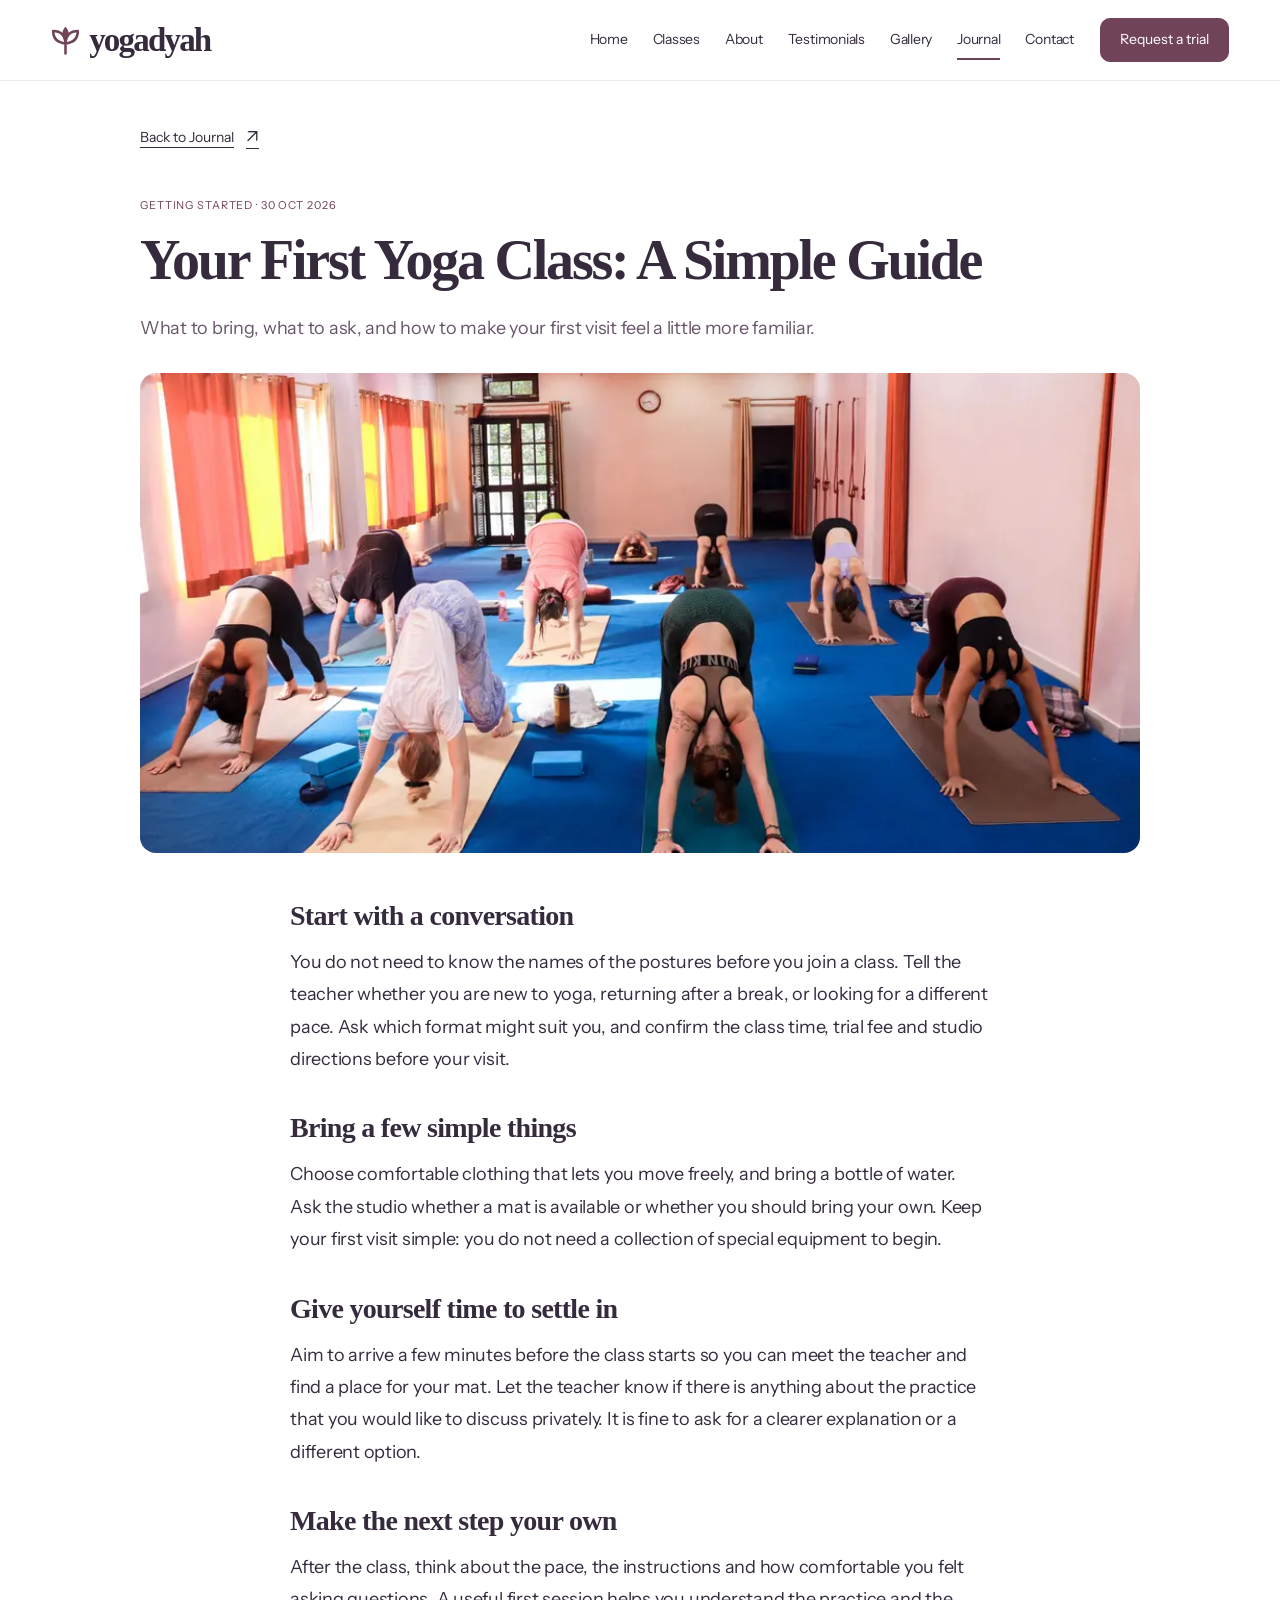
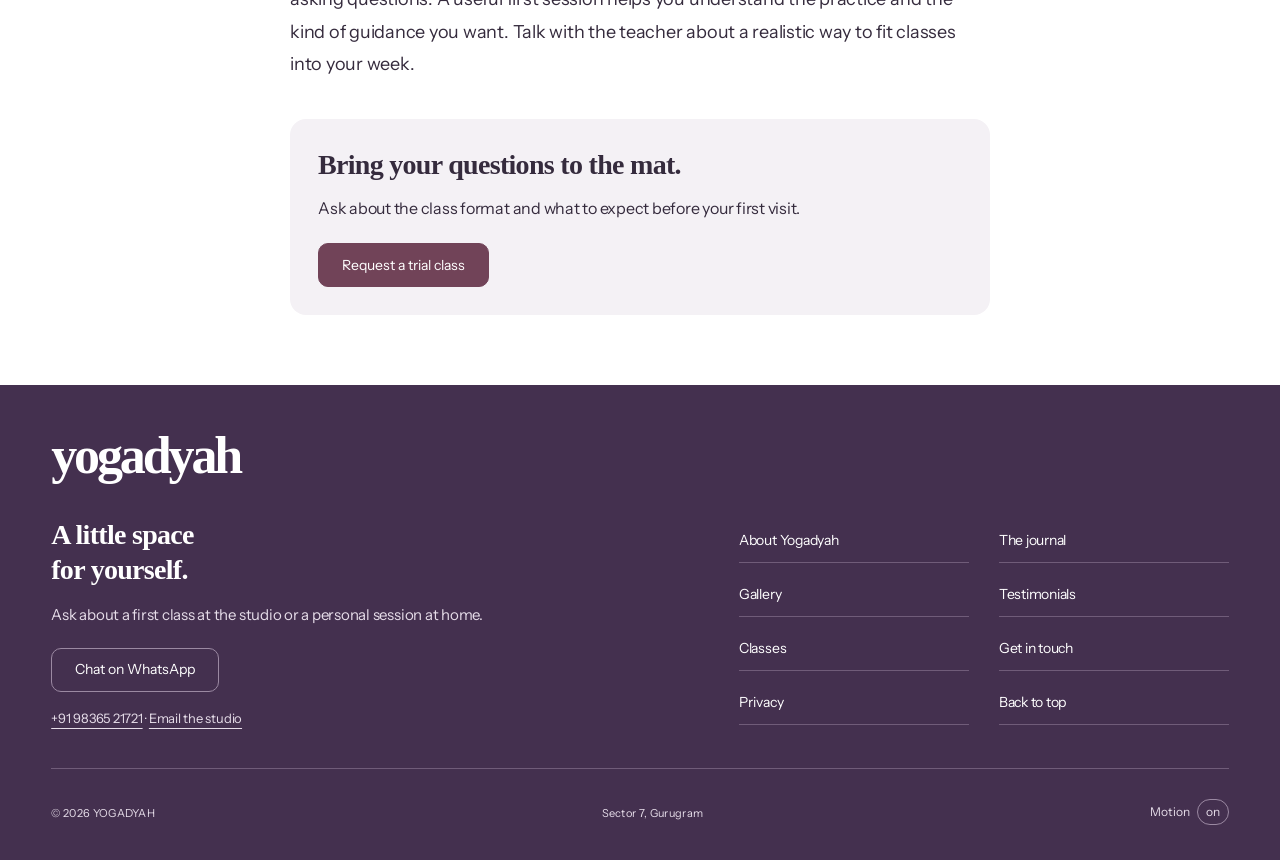
<file: article-your-first-yoga-class.html>
<!doctype html><html lang="en"><head><meta charset="utf-8"><meta name="viewport" content="width=device-width,initial-scale=1"><title>Your First Yoga Class: A Simple Guide | Yogadyah</title><meta name="description" content="What to bring, what to ask, and how to make your first visit feel a little more familiar."><link rel="canonical" href="https://alreadyaired.github.io/Yogad/article-your-first-yoga-class.html"><meta property="og:title" content="Your First Yoga Class: A Simple Guide | Yogadyah"><meta property="og:description" content="What to bring, what to ask, and how to make your first visit feel a little more familiar."><meta property="og:type" content="article"><meta property="og:url" content="https://alreadyaired.github.io/Yogad/article-your-first-yoga-class.html"><meta property="og:image" content="https://alreadyaired.github.io/Yogad/assets/yogadyah-tree-pose.png"><link rel="icon" href="assets/yogadyah-mark.svg"><link rel="preload" href="assets/instrument-sans.woff2" as="font" type="font/woff2" crossorigin><link rel="stylesheet" href="yogadyah.css"><link rel="stylesheet" href="design-system.css"><script>try{document.documentElement.dataset.motion=localStorage.getItem('yogadyah-motion')||(matchMedia('(prefers-reduced-motion: reduce)').matches?'reduce':'full')}catch{document.documentElement.dataset.motion='reduce'}</script><script type="application/ld+json">{"@context":"https://schema.org","@type":"LocalBusiness","name":"Yogadyah","url":"https://alreadyaired.github.io/Yogad/","telephone":"+91 98365 21721","email":"sanshree25@gmail.com","address":"199B/28, 4th Floor, Jai Maa Vaishno Homes, Gali No. 4, Jyoti Park, near Ashirwad Lawns, Sector 7, Gurugram, Haryana 122001"}</script><script src="ui.js" defer></script><script src="assets/lenis-1.3.17.min.js" defer></script><script src="page-motion.js" defer></script><style id="site-theme">:root{--paper:#FFFFFF;--white:#FFFFFF;--ink:#352B3D;--accent:#714358;--deep:#44304F;--soft:#F4F1F5;--form:#F8F6F9;--gallery-height:150svh;--testimonials-height:150svh}</style></head><body id="top" class="journal-page"><a class="skip" href="#main">Skip to content</a><header class="header" id="header"><div class="header-inner"><a class="brand" href="index.html#home" aria-label="Yogadyah home"><svg viewBox="0 0 40 44" aria-hidden="true"><path d="M20 40V25M20 26C8 25 3 18 3 9c9 0 16 4 17 17Zm0 0C32 25 37 18 37 9c-9 0-16 4-17 17Z" fill="none" stroke="currentColor" stroke-width="3.5" stroke-linecap="round" stroke-linejoin="round"/><path d="M20 3c-6 7-6 13 0 19 6-6 6-12 0-19Z" fill="currentColor"/></svg><span>yogadyah</span></a><div class="header-navigation"><nav class="desktop-nav" aria-label="Main navigation"><a href="index.html#home">Home</a><a href="classes.html">Classes</a><a href="index.html#about">About</a><a href="index.html#testimonials">Testimonials</a><a href="gallery.html">Gallery</a><a href="journal.html" aria-current="page">Journal</a><a href="index.html#contact">Contact</a></nav><a class="button primary header-trial" href="index.html#contact">Request a trial</a><button class="menu-toggle" aria-expanded="false" aria-controls="menu"><span class="menu-word">Menu</span><span aria-hidden="true">☰</span></button></div></div></header><nav class="menu-panel" id="menu" aria-label="Mobile navigation" inert><a href="index.html#home">Home</a><a href="classes.html">Classes</a><a href="index.html#about">About</a><a href="index.html#testimonials">Testimonials</a><a href="gallery.html">Gallery</a><a href="journal.html" aria-current="page">Journal</a><a href="index.html#contact">Contact</a><a class="button primary" href="index.html#contact">Request a trial class</a></nav><main id="main"><article class="article-page container"><a class="text-link" href="journal.html">Back to Journal</a><header class="article-heading"><p class="eyebrow">Getting started · <time datetime="2026-10-30">30 Oct 2026</time></p><h1>Your First Yoga Class: A Simple Guide</h1><p>What to bring, what to ask, and how to make your first visit feel a little more familiar.</p></header><figure class="article-cover"><img src="assets/responsive/pexels-yogavidyamandiram-31743025-960.webp" srcset="assets/responsive/pexels-yogavidyamandiram-31743025-480.webp 480w, assets/responsive/pexels-yogavidyamandiram-31743025-960.webp 960w, assets/responsive/pexels-yogavidyamandiram-31743025-1440.webp 1440w" sizes="(max-width: 900px) 90vw, 850px" alt="Students practicing together in a bright yoga studio" width="3984" height="2656" fetchpriority="high" decoding="async"></figure><div class="article-prose"><section><h2>Start with a conversation</h2><p>You do not need to know the names of the postures before you join a class. Tell the teacher whether you are new to yoga, returning after a break, or looking for a different pace. Ask which format might suit you, and confirm the class time, trial fee and studio directions before your visit.</p></section><section><h2>Bring a few simple things</h2><p>Choose comfortable clothing that lets you move freely, and bring a bottle of water. Ask the studio whether a mat is available or whether you should bring your own. Keep your first visit simple: you do not need a collection of special equipment to begin.</p></section><section><h2>Give yourself time to settle in</h2><p>Aim to arrive a few minutes before the class starts so you can meet the teacher and find a place for your mat. Let the teacher know if there is anything about the practice that you would like to discuss privately. It is fine to ask for a clearer explanation or a different option.</p></section><section><h2>Make the next step your own</h2><p>After the class, think about the pace, the instructions and how comfortable you felt asking questions. A useful first session helps you understand the practice and the kind of guidance you want. Talk with the teacher about a realistic way to fit classes into your week.</p></section><aside class="article-next"><h2>Bring your questions to the mat.</h2><p>Ask about the class format and what to expect before your first visit.</p><a class="button primary" href="index.html#contact">Request a trial class</a></aside></div></article></main><footer class="footer" id="footer"><div class="container"><a class="footer-brand" href="index.html#home">yogadyah</a><div class="footer-grid"><div><h2>A little space for yourself.</h2><p>Ask about a first class at the studio or a personal session at home.</p><a class="button footer-action" href="https://wa.me/919836521721" target="_blank" rel="noopener noreferrer">Chat on WhatsApp</a><p class="footer-direct"><a href="tel:+919836521721">+91 98365 21721</a> · <a href="mailto:sanshree25@gmail.com">Email the studio</a></p></div><nav class="footer-links" aria-label="Footer navigation"><a href="index.html#about">About Yogadyah</a><a href="journal.html">The journal</a><a href="gallery.html">Gallery</a><a href="index.html#testimonials">Testimonials</a><a href="classes.html">Classes</a><a href="index.html#contact">Get in touch</a><button data-privacy>Privacy</button><a href="#top">Back to top</a></nav></div><div class="footer-bottom"><span>© 2026 YOGADYAH</span><span>Sector 7, Gurugram</span><button class="motion-toggle" aria-label="Toggle website motion" aria-pressed="true">Motion <span>on</span></button></div></div></footer><div class="mobile-actions"><a class="button primary" href="index.html#contact">Request a trial</a><a class="button" href="https://wa.me/919836521721" target="_blank" rel="noopener noreferrer">WhatsApp</a></div><dialog class="detail-dialog" id="detail-dialog" aria-labelledby="privacy-heading"><button class="dialog-close" aria-label="Close dialog">Close ×</button><div class="dialog-content"><h2 id="privacy-heading">Your privacy</h2><p>This local website does not send form entries to a server or store new enquiries in your browser. The trial form prepares a message for WhatsApp. You choose whether to send it there.</p><p>Phone, email and WhatsApp links use your chosen app or an external service. Your motion preference is stored on this device. </p><button class="button" id="clear-preview-data">Clear older preview drafts</button><p id="privacy-status" role="status"></p></div></dialog><script>if(['localhost','127.0.0.1'].includes(location.hostname)){let version;setInterval(async()=>{try{const next=await(await fetch('/__version')).text();if(version&&next!==version)location.reload();version=next}catch{}},1500)}</script></body></html>
</file>
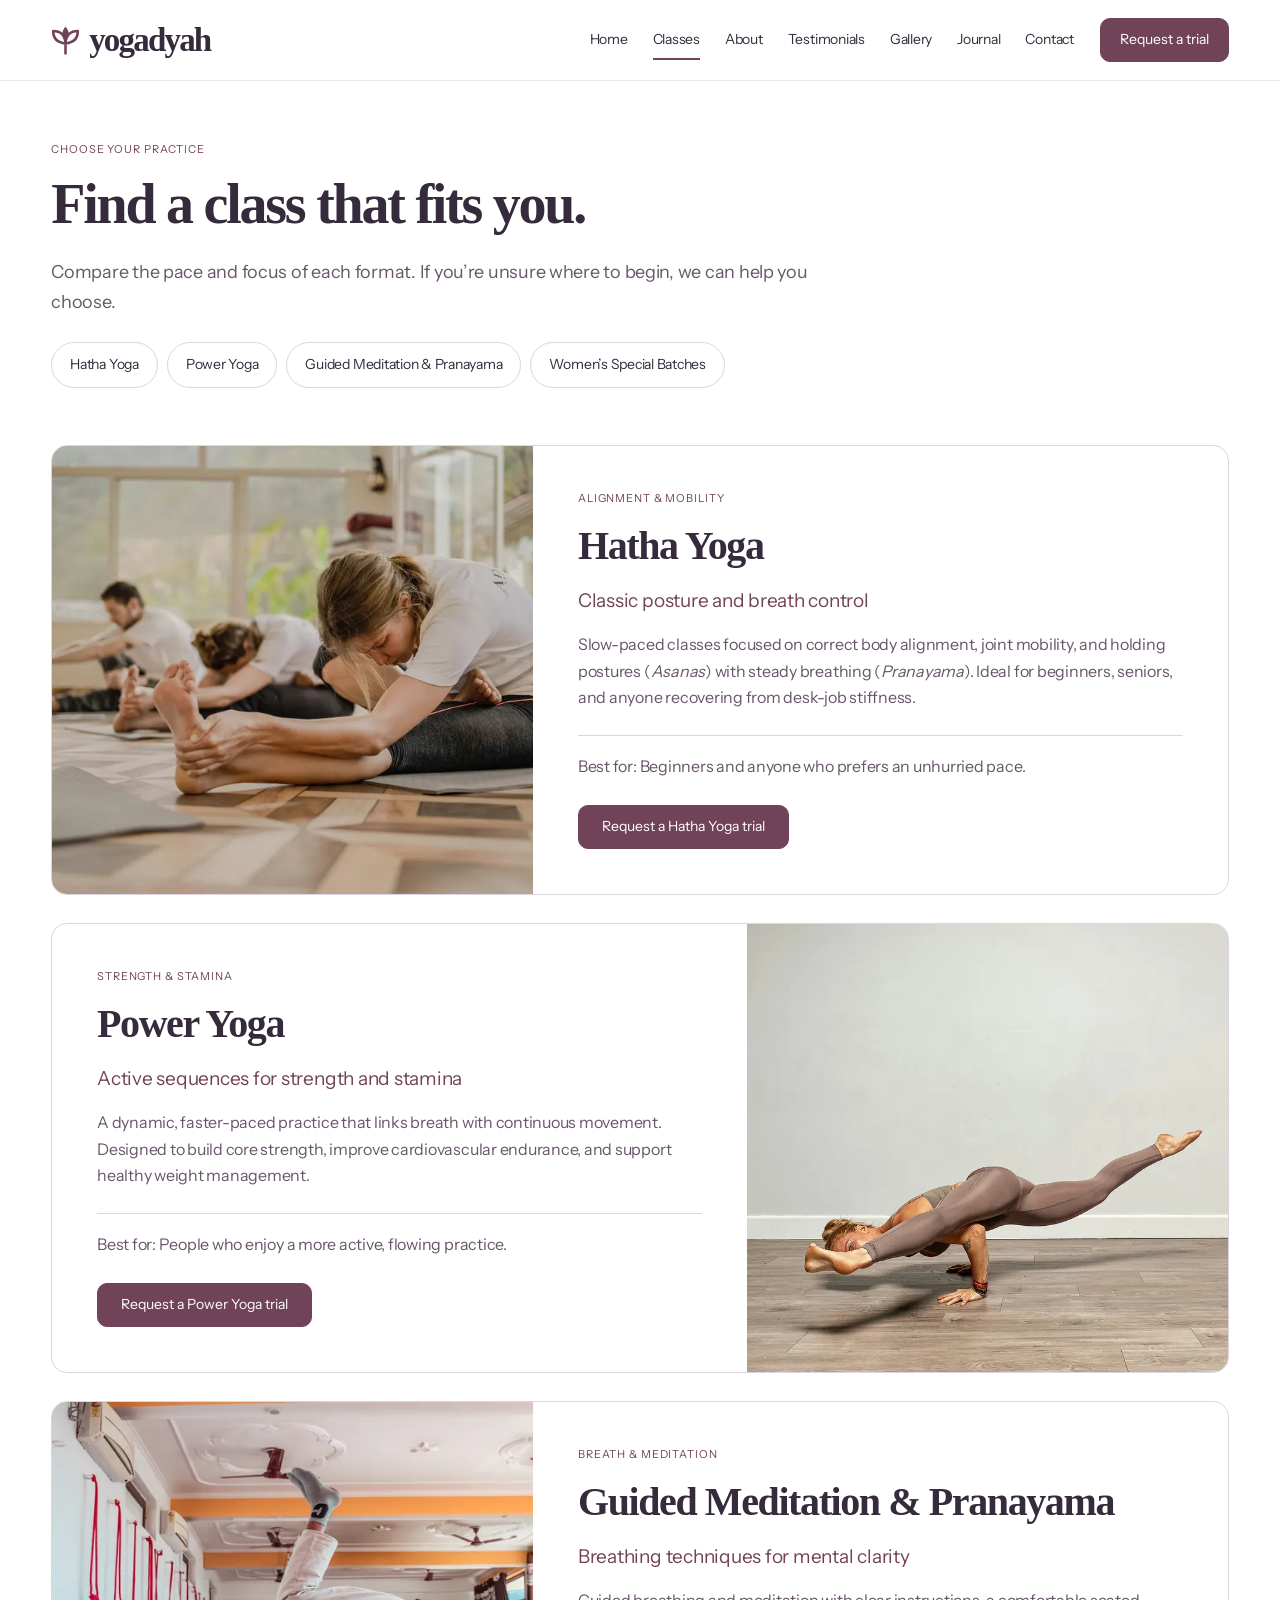
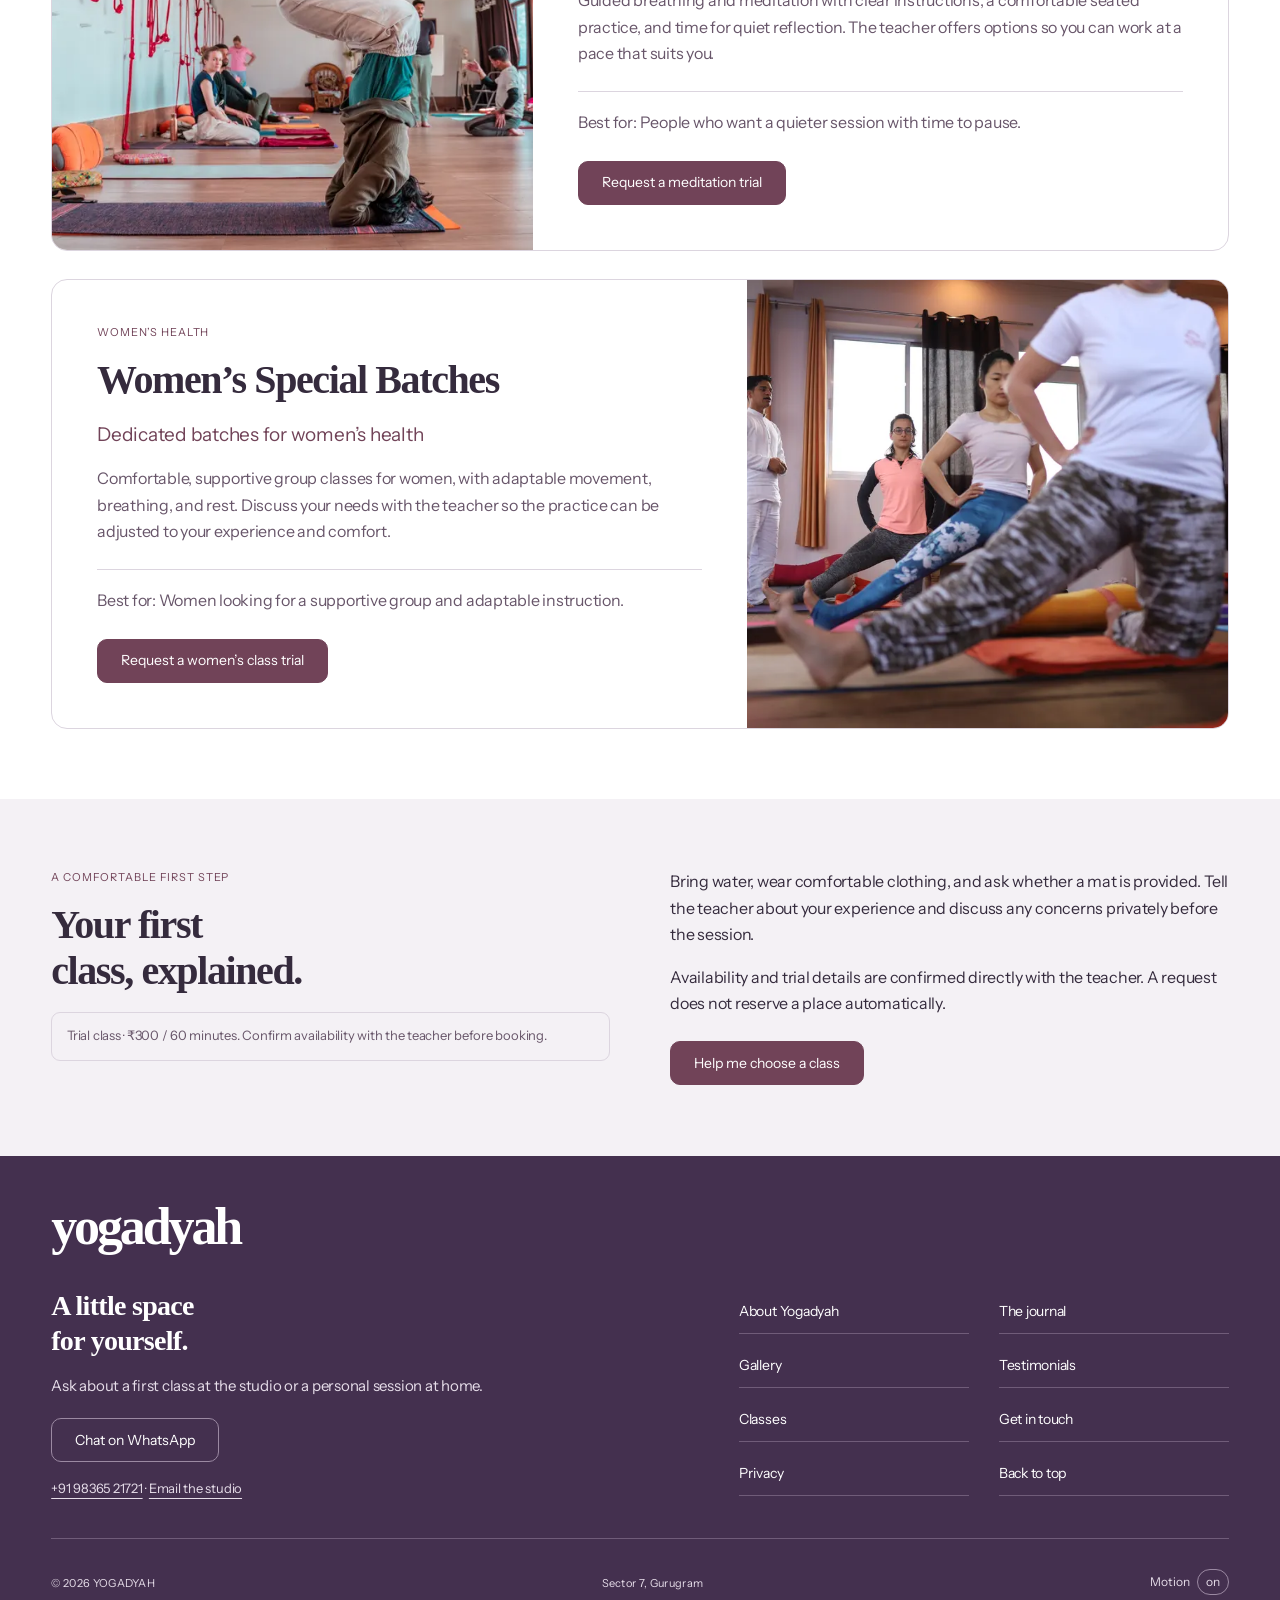
<file: classes.html>
<!doctype html><html lang="en"><head><meta charset="utf-8"><meta name="viewport" content="width=device-width,initial-scale=1"><title>Yoga Classes | Yogadyah, Gurugram</title><meta name="description" content="Compare the pace and focus of each format. If you’re unsure where to begin, we can help you choose."><link rel="canonical" href="https://alreadyaired.github.io/Yogad/classes.html"><meta property="og:title" content="Yoga Classes | Yogadyah, Gurugram"><meta property="og:description" content="Compare the pace and focus of each format. If you’re unsure where to begin, we can help you choose."><meta property="og:type" content="website"><meta property="og:url" content="https://alreadyaired.github.io/Yogad/classes.html"><meta property="og:image" content="https://alreadyaired.github.io/Yogad/assets/yogadyah-tree-pose.png"><link rel="icon" href="assets/yogadyah-mark.svg"><link rel="preload" href="assets/instrument-sans.woff2" as="font" type="font/woff2" crossorigin><link rel="stylesheet" href="yogadyah.css"><link rel="stylesheet" href="design-system.css"><script>try{document.documentElement.dataset.motion=localStorage.getItem('yogadyah-motion')||(matchMedia('(prefers-reduced-motion: reduce)').matches?'reduce':'full')}catch{document.documentElement.dataset.motion='reduce'}</script><script type="application/ld+json">{"@context":"https://schema.org","@type":"LocalBusiness","name":"Yogadyah","url":"https://alreadyaired.github.io/Yogad/","telephone":"+91 98365 21721","email":"sanshree25@gmail.com","address":"199B/28, 4th Floor, Jai Maa Vaishno Homes, Gali No. 4, Jyoti Park, near Ashirwad Lawns, Sector 7, Gurugram, Haryana 122001"}</script><script src="ui.js" defer></script><script src="assets/lenis-1.3.17.min.js" defer></script><script src="page-motion.js" defer></script><style id="site-theme">:root{--paper:#FFFFFF;--white:#FFFFFF;--ink:#352B3D;--accent:#714358;--deep:#44304F;--soft:#F4F1F5;--form:#F8F6F9;--gallery-height:150svh;--testimonials-height:150svh}</style></head><body id="top" class="classes-page"><a class="skip" href="#main">Skip to content</a><header class="header" id="header"><div class="header-inner"><a class="brand" href="index.html#home" aria-label="Yogadyah home"><svg viewBox="0 0 40 44" aria-hidden="true"><path d="M20 40V25M20 26C8 25 3 18 3 9c9 0 16 4 17 17Zm0 0C32 25 37 18 37 9c-9 0-16 4-17 17Z" fill="none" stroke="currentColor" stroke-width="3.5" stroke-linecap="round" stroke-linejoin="round"/><path d="M20 3c-6 7-6 13 0 19 6-6 6-12 0-19Z" fill="currentColor"/></svg><span>yogadyah</span></a><div class="header-navigation"><nav class="desktop-nav" aria-label="Main navigation"><a href="index.html#home">Home</a><a href="classes.html" aria-current="page">Classes</a><a href="index.html#about">About</a><a href="index.html#testimonials">Testimonials</a><a href="gallery.html">Gallery</a><a href="journal.html">Journal</a><a href="index.html#contact">Contact</a></nav><a class="button primary header-trial" href="index.html#contact">Request a trial</a><button class="menu-toggle" aria-expanded="false" aria-controls="menu"><span class="menu-word">Menu</span><span aria-hidden="true">☰</span></button></div></div></header><nav class="menu-panel" id="menu" aria-label="Mobile navigation" inert><a href="index.html#home">Home</a><a href="classes.html" aria-current="page">Classes</a><a href="index.html#about">About</a><a href="index.html#testimonials">Testimonials</a><a href="gallery.html">Gallery</a><a href="journal.html">Journal</a><a href="index.html#contact">Contact</a><a class="button primary" href="index.html#contact">Request a trial class</a></nav><main id="main">
<section class="page-hero section"><div class="container"><p class="eyebrow">Choose your practice</p><h1>Find a class that fits you.</h1><p>Compare the pace and focus of each format. If you’re unsure where to begin, we can help you choose.</p><div class="class-jump-links"><a href="#hatha-yoga">Hatha Yoga</a><a href="#power-yoga">Power Yoga</a><a href="#meditation-pranayama">Guided Meditation &amp; Pranayama</a><a href="#womens-yoga">Women’s Special Batches</a></div></div></section><section class="section class-details"><div class="container"><article class="class-detail-row reveal" id="hatha-yoga"><div class="class-detail-image"><img src="assets/responsive/jaspinder-singh-vpVE1Xk1eR4-unsplash-960.webp" srcset="assets/responsive/jaspinder-singh-vpVE1Xk1eR4-unsplash-480.webp 480w, assets/responsive/jaspinder-singh-vpVE1Xk1eR4-unsplash-960.webp 960w, assets/responsive/jaspinder-singh-vpVE1Xk1eR4-unsplash-1440.webp 1440w" sizes="(max-width: 700px) 100vw, 50vw" alt="A practitioner stretching in downward-facing dog beside indoor plants" width="6016" height="4016" loading="lazy" decoding="async"></div><div class="class-detail-copy"><p class="eyebrow">Alignment &amp; mobility</p><h2>Hatha Yoga</h2><p class="class-detail-subtitle">Classic posture and breath control</p><p>Slow-paced classes focused on correct body alignment, joint mobility, and holding postures (<em>Asanas</em>) with steady breathing (<em>Pranayama</em>). Ideal for beginners, seniors, and anyone recovering from desk-job stiffness.</p><p class="best-for"><strong>Best for:</strong> Beginners and anyone who prefers an unhurried pace.</p><a class="button primary" href="index.html?class=hatha-yoga#contact">Request a Hatha Yoga trial</a></div></article><article class="class-detail-row reveal reverse" id="power-yoga"><div class="class-detail-image"><img src="assets/responsive/heather-jacoby-6t_0Z-JaEPY-unsplash-960.webp" srcset="assets/responsive/heather-jacoby-6t_0Z-JaEPY-unsplash-480.webp 480w, assets/responsive/heather-jacoby-6t_0Z-JaEPY-unsplash-960.webp 960w, assets/responsive/heather-jacoby-6t_0Z-JaEPY-unsplash-1440.webp 1440w" sizes="(max-width: 700px) 100vw, 50vw" alt="A practitioner holding an arm balance on a wooden studio floor" width="2853" height="2140" loading="lazy" decoding="async"></div><div class="class-detail-copy"><p class="eyebrow">Strength &amp; stamina</p><h2>Power Yoga</h2><p class="class-detail-subtitle">Active sequences for strength and stamina</p><p>A dynamic, faster-paced practice that links breath with continuous movement. Designed to build core strength, improve cardiovascular endurance, and support healthy weight management.</p><p class="best-for"><strong>Best for:</strong> People who enjoy a more active, flowing practice.</p><a class="button primary" href="index.html?class=power-yoga#contact">Request a Power Yoga trial</a></div></article><article class="class-detail-row reveal" id="meditation-pranayama"><div class="class-detail-image"><img src="assets/responsive/pexels-world-peace-yoga-school-206547063-11671894-960.webp" srcset="assets/responsive/pexels-world-peace-yoga-school-206547063-11671894-480.webp 480w, assets/responsive/pexels-world-peace-yoga-school-206547063-11671894-960.webp 960w, assets/responsive/pexels-world-peace-yoga-school-206547063-11671894-1440.webp 1440w" sizes="(max-width: 700px) 100vw, 50vw" alt="Two students practicing seated breathing exercises" width="5764" height="3243" loading="lazy" decoding="async"></div><div class="class-detail-copy"><p class="eyebrow">Breath &amp; meditation</p><h2>Guided Meditation &amp; Pranayama</h2><p class="class-detail-subtitle">Breathing techniques for mental clarity</p><p>Guided breathing and meditation with clear instructions, a comfortable seated practice, and time for quiet reflection. The teacher offers options so you can work at a pace that suits you.</p><p class="best-for"><strong>Best for:</strong> People who want a quieter session with time to pause.</p><a class="button primary" href="index.html?class=meditation-pranayama#contact">Request a meditation trial</a></div></article><article class="class-detail-row reveal reverse" id="womens-yoga"><div class="class-detail-image"><img src="assets/responsive/pexels-aatm-yogashala-3791932-7237917-960.webp" srcset="assets/responsive/pexels-aatm-yogashala-3791932-7237917-480.webp 480w, assets/responsive/pexels-aatm-yogashala-3791932-7237917-960.webp 960w, assets/responsive/pexels-aatm-yogashala-3791932-7237917-1440.webp 1440w" sizes="(max-width: 700px) 100vw, 50vw" alt="Women practicing standing yoga postures together in a studio" width="6240" height="4160" loading="lazy" decoding="async"></div><div class="class-detail-copy"><p class="eyebrow">Women’s health</p><h2>Women’s Special Batches</h2><p class="class-detail-subtitle">Dedicated batches for women’s health</p><p>Comfortable, supportive group classes for women, with adaptable movement, breathing, and rest. Discuss your needs with the teacher so the practice can be adjusted to your experience and comfort.</p><p class="best-for"><strong>Best for:</strong> Women looking for a supportive group and adaptable instruction.</p><a class="button primary" href="index.html?class=womens-yoga#contact">Request a women’s class trial</a></div></article></div></section><section class="section first-visit"><div class="container first-visit-layout"><div><p class="eyebrow">A comfortable first step</p><h2>Your first class, explained.</h2><p class="sample-notice">Trial class · ₹300 / 60 minutes. Confirm availability with the teacher before booking.</p></div><div><p>Bring water, wear comfortable clothing, and ask whether a mat is provided. Tell the teacher about your experience and discuss any concerns privately before the session.</p><p>Availability and trial details are confirmed directly with the teacher. A request does not reserve a place automatically.</p><a class="button primary" href="index.html#contact">Help me choose a class</a></div></div></section></main><footer class="footer" id="footer"><div class="container"><a class="footer-brand" href="index.html#home">yogadyah</a><div class="footer-grid"><div><h2>A little space for yourself.</h2><p>Ask about a first class at the studio or a personal session at home.</p><a class="button footer-action" href="https://wa.me/919836521721" target="_blank" rel="noopener noreferrer">Chat on WhatsApp</a><p class="footer-direct"><a href="tel:+919836521721">+91 98365 21721</a> · <a href="mailto:sanshree25@gmail.com">Email the studio</a></p></div><nav class="footer-links" aria-label="Footer navigation"><a href="index.html#about">About Yogadyah</a><a href="journal.html">The journal</a><a href="gallery.html">Gallery</a><a href="index.html#testimonials">Testimonials</a><a href="classes.html">Classes</a><a href="index.html#contact">Get in touch</a><button data-privacy>Privacy</button><a href="#top">Back to top</a></nav></div><div class="footer-bottom"><span>© 2026 YOGADYAH</span><span>Sector 7, Gurugram</span><button class="motion-toggle" aria-label="Toggle website motion" aria-pressed="true">Motion <span>on</span></button></div></div></footer><div class="mobile-actions"><a class="button primary" href="index.html#contact">Request a trial</a><a class="button" href="https://wa.me/919836521721" target="_blank" rel="noopener noreferrer">WhatsApp</a></div><dialog class="detail-dialog" id="detail-dialog" aria-labelledby="privacy-heading"><button class="dialog-close" aria-label="Close dialog">Close ×</button><div class="dialog-content"><h2 id="privacy-heading">Your privacy</h2><p>This local website does not send form entries to a server or store new enquiries in your browser. The trial form prepares a message for WhatsApp. You choose whether to send it there.</p><p>Phone, email and WhatsApp links use your chosen app or an external service. Your motion preference is stored on this device. </p><button class="button" id="clear-preview-data">Clear older preview drafts</button><p id="privacy-status" role="status"></p></div></dialog><script>if(['localhost','127.0.0.1'].includes(location.hostname)){let version;setInterval(async()=>{try{const next=await(await fetch('/__version')).text();if(version&&next!==version)location.reload();version=next}catch{}},1500)}</script></body></html>
</file>
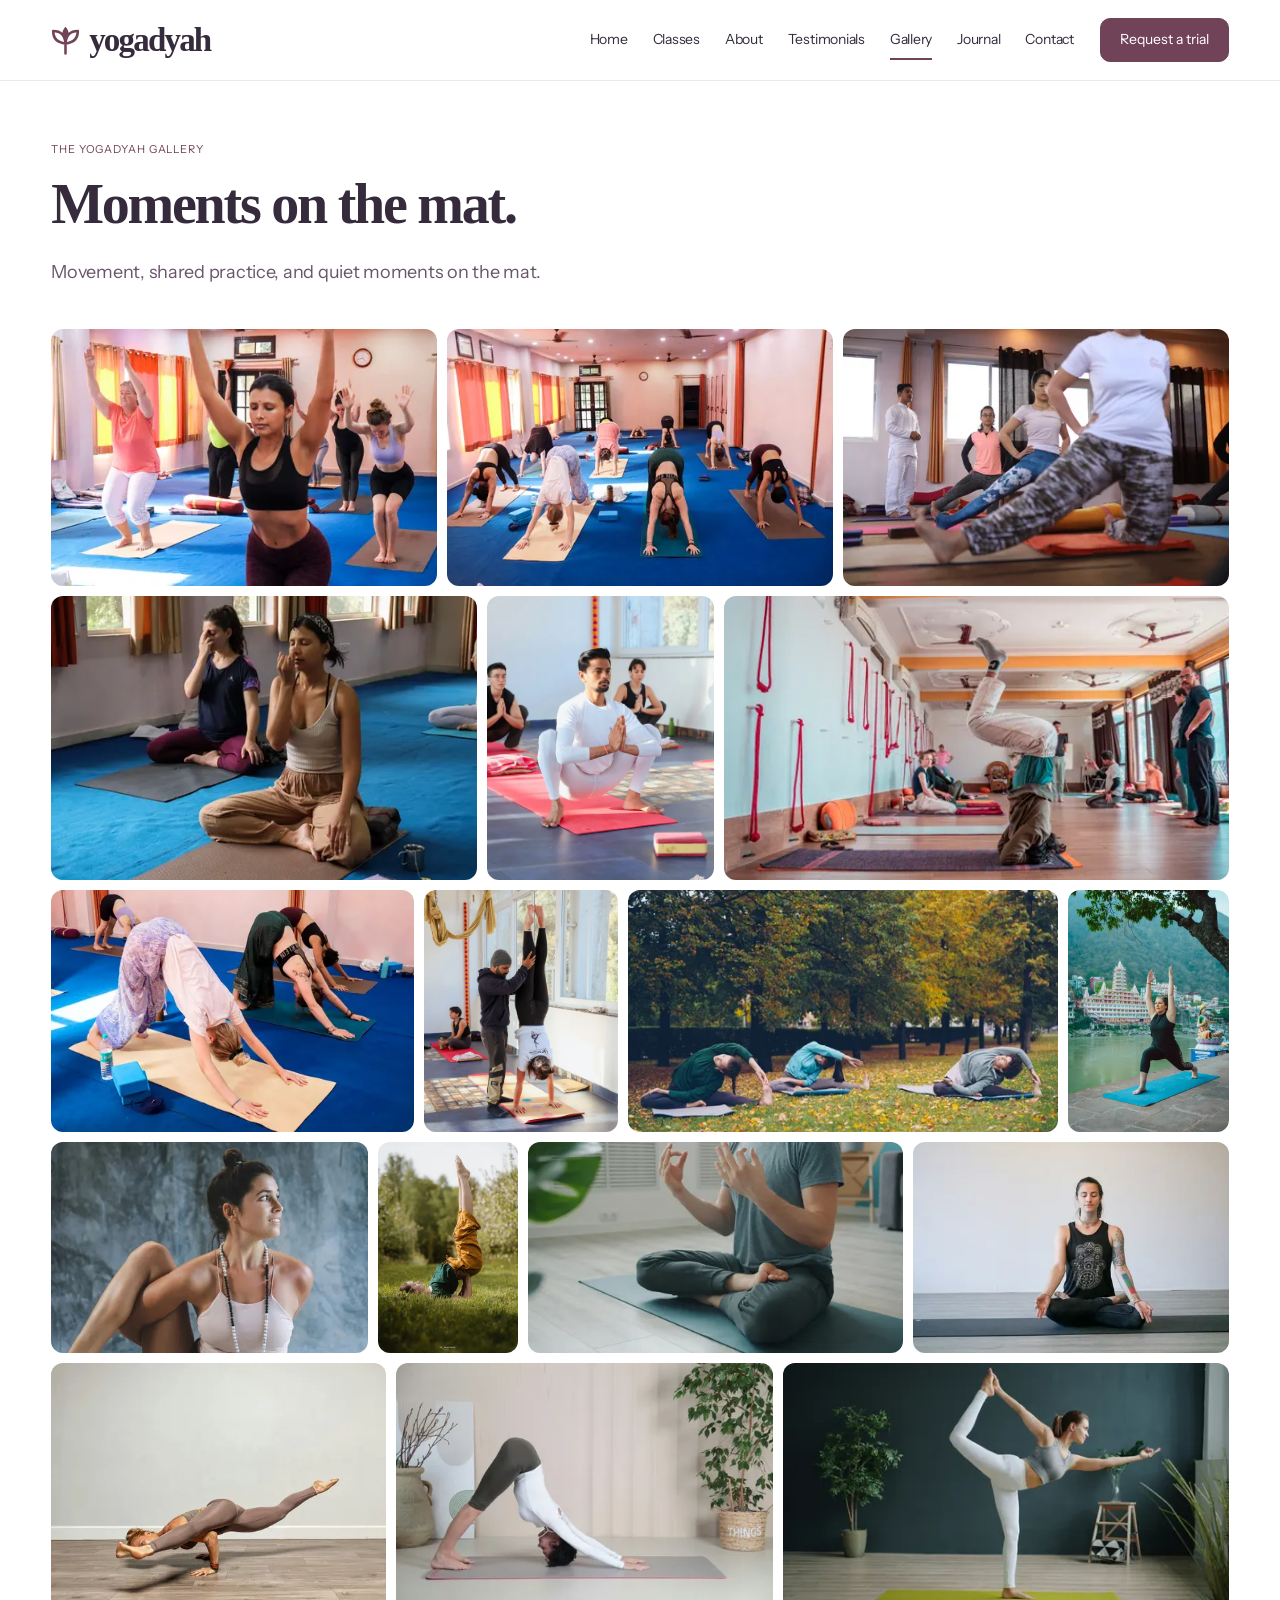
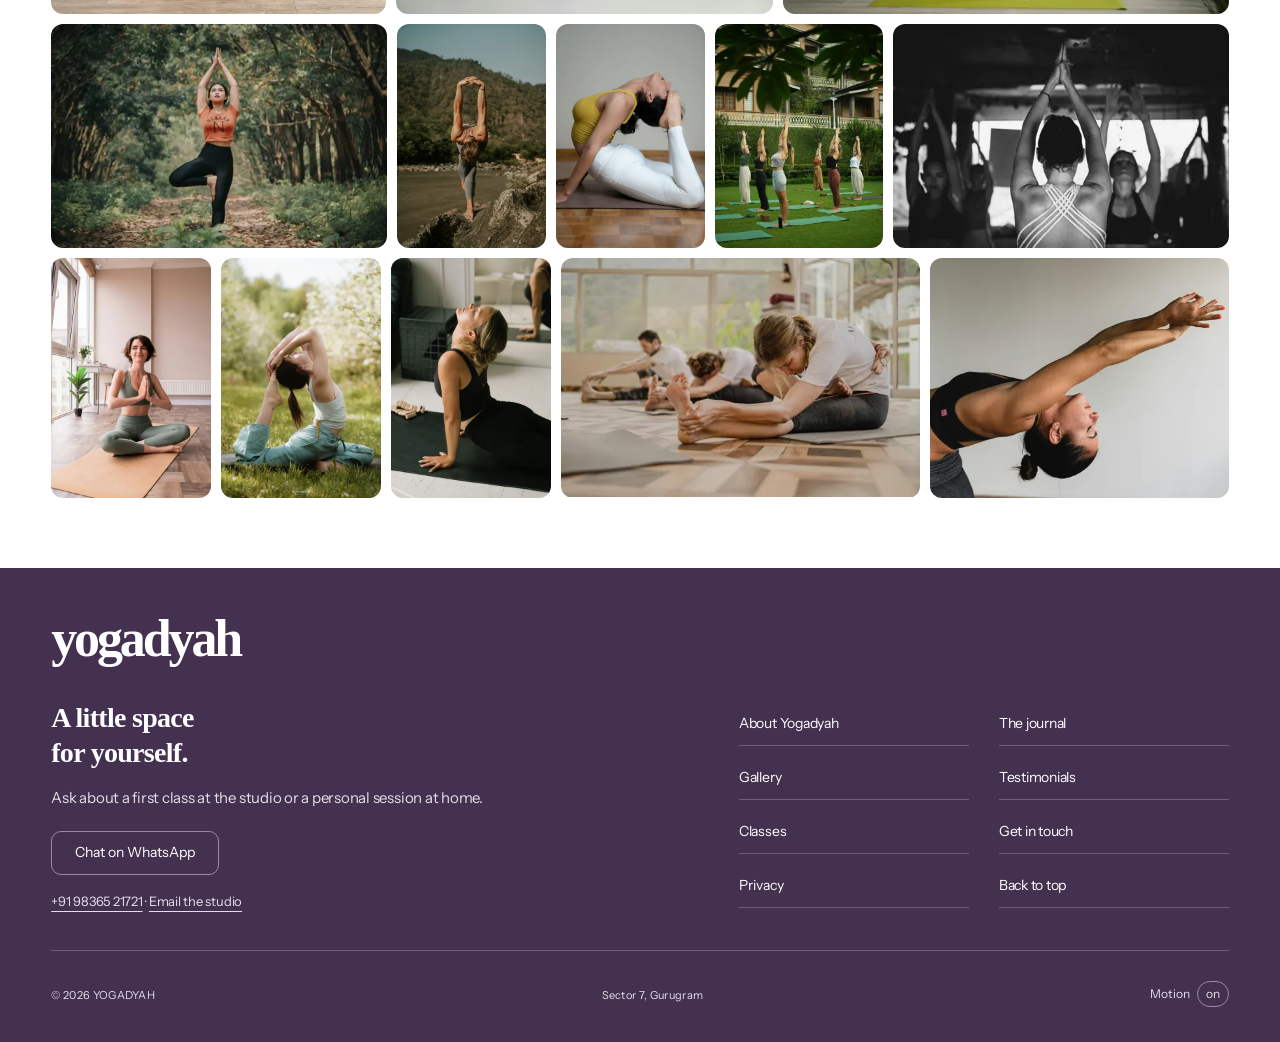
<file: gallery.html>
<!doctype html><html lang="en"><head><meta charset="utf-8"><meta name="viewport" content="width=device-width,initial-scale=1"><title>Gallery | Yogadyah</title><meta name="description" content="Movement, shared practice, and quiet moments on the mat."><link rel="canonical" href="https://alreadyaired.github.io/Yogad/gallery.html"><meta property="og:title" content="Gallery | Yogadyah"><meta property="og:description" content="Movement, shared practice, and quiet moments on the mat."><meta property="og:type" content="website"><meta property="og:url" content="https://alreadyaired.github.io/Yogad/gallery.html"><meta property="og:image" content="https://alreadyaired.github.io/Yogad/assets/yogadyah-tree-pose.png"><link rel="icon" href="assets/yogadyah-mark.svg"><link rel="preload" href="assets/instrument-sans.woff2" as="font" type="font/woff2" crossorigin><link rel="stylesheet" href="yogadyah.css"><link rel="stylesheet" href="design-system.css"><script>try{document.documentElement.dataset.motion=localStorage.getItem('yogadyah-motion')||(matchMedia('(prefers-reduced-motion: reduce)').matches?'reduce':'full')}catch{document.documentElement.dataset.motion='reduce'}</script><script type="application/ld+json">{"@context":"https://schema.org","@type":"LocalBusiness","name":"Yogadyah","url":"https://alreadyaired.github.io/Yogad/","telephone":"+91 98365 21721","email":"sanshree25@gmail.com","address":"199B/28, 4th Floor, Jai Maa Vaishno Homes, Gali No. 4, Jyoti Park, near Ashirwad Lawns, Sector 7, Gurugram, Haryana 122001"}</script><script src="ui.js" defer></script><script src="assets/lenis-1.3.17.min.js" defer></script><script src="page-motion.js" defer></script><script src="gallery-page.js" defer></script><style id="site-theme">:root{--paper:#FFFFFF;--white:#FFFFFF;--ink:#352B3D;--accent:#714358;--deep:#44304F;--soft:#F4F1F5;--form:#F8F6F9;--gallery-height:150svh;--testimonials-height:150svh}</style></head><body id="top" class="gallery-page"><a class="skip" href="#main">Skip to content</a><header class="header" id="header"><div class="header-inner"><a class="brand" href="index.html#home" aria-label="Yogadyah home"><svg viewBox="0 0 40 44" aria-hidden="true"><path d="M20 40V25M20 26C8 25 3 18 3 9c9 0 16 4 17 17Zm0 0C32 25 37 18 37 9c-9 0-16 4-17 17Z" fill="none" stroke="currentColor" stroke-width="3.5" stroke-linecap="round" stroke-linejoin="round"/><path d="M20 3c-6 7-6 13 0 19 6-6 6-12 0-19Z" fill="currentColor"/></svg><span>yogadyah</span></a><div class="header-navigation"><nav class="desktop-nav" aria-label="Main navigation"><a href="index.html#home">Home</a><a href="classes.html">Classes</a><a href="index.html#about">About</a><a href="index.html#testimonials">Testimonials</a><a href="gallery.html" aria-current="page">Gallery</a><a href="journal.html">Journal</a><a href="index.html#contact">Contact</a></nav><a class="button primary header-trial" href="index.html#contact">Request a trial</a><button class="menu-toggle" aria-expanded="false" aria-controls="menu"><span class="menu-word">Menu</span><span aria-hidden="true">☰</span></button></div></div></header><nav class="menu-panel" id="menu" aria-label="Mobile navigation" inert><a href="index.html#home">Home</a><a href="classes.html">Classes</a><a href="index.html#about">About</a><a href="index.html#testimonials">Testimonials</a><a href="gallery.html" aria-current="page">Gallery</a><a href="journal.html">Journal</a><a href="index.html#contact">Contact</a><a class="button primary" href="index.html#contact">Request a trial class</a></nav><main id="main"><section class="page-hero section"><div class="container"><p class="eyebrow">The Yogadyah gallery</p><h1>Moments on the mat.</h1><p>Movement, shared practice, and quiet moments on the mat.</p></div></section><section class="section gallery-page-section"><div class="container"><div class="gallery-collection" aria-label="Yoga photo gallery"><figure class="gallery-photo"><img src="assets/responsive/pexels-yogavidyamandiram-31743034-960.webp" srcset="assets/responsive/pexels-yogavidyamandiram-31743034-480.webp 480w, assets/responsive/pexels-yogavidyamandiram-31743034-960.webp 960w, assets/responsive/pexels-yogavidyamandiram-31743034-1440.webp 1440w" sizes="(max-width: 600px) 50vw, 33vw" alt="Students practicing a standing yoga sequence with arms raised" width="3984" height="2656" loading="lazy" decoding="async"></figure><figure class="gallery-photo"><img src="assets/responsive/pexels-yogavidyamandiram-31743025-960.webp" srcset="assets/responsive/pexels-yogavidyamandiram-31743025-480.webp 480w, assets/responsive/pexels-yogavidyamandiram-31743025-960.webp 960w, assets/responsive/pexels-yogavidyamandiram-31743025-1440.webp 1440w" sizes="(max-width: 600px) 50vw, 33vw" alt="A group practicing downward-facing dog in a bright yoga room" width="3984" height="2656" loading="lazy" decoding="async"></figure><figure class="gallery-photo"><img src="assets/responsive/pexels-aatm-yogashala-3791932-7237917-960.webp" srcset="assets/responsive/pexels-aatm-yogashala-3791932-7237917-480.webp 480w, assets/responsive/pexels-aatm-yogashala-3791932-7237917-960.webp 960w, assets/responsive/pexels-aatm-yogashala-3791932-7237917-1440.webp 1440w" sizes="(max-width: 600px) 50vw, 33vw" alt="A teacher guiding students through a seated leg stretch" width="6240" height="4160" loading="lazy" decoding="async"></figure><figure class="gallery-photo"><img src="assets/responsive/pexels-yogavidyamandiram-14242904-960.webp" srcset="assets/responsive/pexels-yogavidyamandiram-14242904-480.webp 480w, assets/responsive/pexels-yogavidyamandiram-14242904-960.webp 960w, assets/responsive/pexels-yogavidyamandiram-14242904-1440.webp 1440w" sizes="(max-width: 600px) 50vw, 33vw" alt="Two students practicing seated breathing exercises" width="3978" height="2652" loading="lazy" decoding="async"></figure><figure class="gallery-photo"><img src="assets/responsive/pexels-rishikesh-yog-kendra-1390080586-29490928-960.webp" srcset="assets/responsive/pexels-rishikesh-yog-kendra-1390080586-29490928-480.webp 480w, assets/responsive/pexels-rishikesh-yog-kendra-1390080586-29490928-960.webp 960w, assets/responsive/pexels-rishikesh-yog-kendra-1390080586-29490928-1440.webp 1440w" sizes="(max-width: 600px) 50vw, 33vw" alt="A student practicing a prayer squat with a group" width="3093" height="3866" loading="lazy" decoding="async"></figure><figure class="gallery-photo"><img src="assets/responsive/pexels-world-peace-yoga-school-206547063-11671894-960.webp" srcset="assets/responsive/pexels-world-peace-yoga-school-206547063-11671894-480.webp 480w, assets/responsive/pexels-world-peace-yoga-school-206547063-11671894-960.webp 960w, assets/responsive/pexels-world-peace-yoga-school-206547063-11671894-1440.webp 1440w" sizes="(max-width: 600px) 50vw, 33vw" alt="A student demonstrating a headstand during a group class" width="5764" height="3243" loading="lazy" decoding="async"></figure><figure class="gallery-photo"><img src="assets/responsive/pexels-yogavidyamandiram-31743027-960.webp" srcset="assets/responsive/pexels-yogavidyamandiram-31743027-480.webp 480w, assets/responsive/pexels-yogavidyamandiram-31743027-960.webp 960w, assets/responsive/pexels-yogavidyamandiram-31743027-1440.webp 1440w" sizes="(max-width: 600px) 50vw, 33vw" alt="Students stretching together in downward-facing dog" width="3959" height="2639" loading="lazy" decoding="async"></figure><figure class="gallery-photo"><img src="assets/responsive/pexels-rishikesh-yog-kendra-1390080586-29490926-960.webp" srcset="assets/responsive/pexels-rishikesh-yog-kendra-1390080586-29490926-480.webp 480w, assets/responsive/pexels-rishikesh-yog-kendra-1390080586-29490926-960.webp 960w, assets/responsive/pexels-rishikesh-yog-kendra-1390080586-29490926-1440.webp 1440w" sizes="(max-width: 600px) 50vw, 33vw" alt="A yoga teacher supporting a student in a handstand" width="3573" height="4466" loading="lazy" decoding="async"></figure><figure class="gallery-photo"><img src="assets/responsive/pexels-silverkblack-36715238-960.webp" srcset="assets/responsive/pexels-silverkblack-36715238-480.webp 480w, assets/responsive/pexels-silverkblack-36715238-960.webp 960w, assets/responsive/pexels-silverkblack-36715238-1440.webp 1440w" sizes="(max-width: 600px) 50vw, 33vw" alt="Three people practicing seated side stretches outdoors" width="3800" height="2138" loading="lazy" decoding="async"></figure><figure class="gallery-photo"><img src="assets/responsive/pexels-yoga-course-india-932671557-20035460-960.webp" srcset="assets/responsive/pexels-yoga-course-india-932671557-20035460-480.webp 480w, assets/responsive/pexels-yoga-course-india-932671557-20035460-960.webp 960w, assets/responsive/pexels-yoga-course-india-932671557-20035460-1440.webp 1440w" sizes="(max-width: 600px) 50vw, 33vw" alt="A practitioner holding a standing lunge beside the river in Rishikesh" width="4000" height="6000" loading="lazy" decoding="async"></figure><figure class="gallery-photo"><img src="assets/responsive/ale-romo-QkJFDqJxwwA-unsplash-960.webp" srcset="assets/responsive/ale-romo-QkJFDqJxwwA-unsplash-480.webp 480w, assets/responsive/ale-romo-QkJFDqJxwwA-unsplash-960.webp 960w, assets/responsive/ale-romo-QkJFDqJxwwA-unsplash-1440.webp 1440w" sizes="(max-width: 600px) 50vw, 33vw" alt="A woman practicing a seated twist" width="5000" height="3333" loading="lazy" decoding="async"></figure><figure class="gallery-photo"><img src="assets/responsive/nikola-murniece-MpOYcvnAOOw-unsplash-960.webp" srcset="assets/responsive/nikola-murniece-MpOYcvnAOOw-unsplash-480.webp 480w, assets/responsive/nikola-murniece-MpOYcvnAOOw-unsplash-960.webp 960w, assets/responsive/nikola-murniece-MpOYcvnAOOw-unsplash-1440.webp 1440w" sizes="(max-width: 600px) 50vw, 33vw" alt="A practitioner holding a supported shoulder stand on the grass" width="3417" height="5125" loading="lazy" decoding="async"></figure><figure class="gallery-photo"><img src="assets/responsive/vitaly-gariev-qhDk6wJBt2A-unsplash-960.webp" srcset="assets/responsive/vitaly-gariev-qhDk6wJBt2A-unsplash-480.webp 480w, assets/responsive/vitaly-gariev-qhDk6wJBt2A-unsplash-960.webp 960w, assets/responsive/vitaly-gariev-qhDk6wJBt2A-unsplash-1440.webp 1440w" sizes="(max-width: 600px) 50vw, 33vw" alt="A close view of a seated meditation practice" width="3840" height="2160" loading="lazy" decoding="async"></figure><figure class="gallery-photo"><img src="assets/responsive/katie-bush-9aoIPynE26U-unsplash-960.webp" srcset="assets/responsive/katie-bush-9aoIPynE26U-unsplash-480.webp 480w, assets/responsive/katie-bush-9aoIPynE26U-unsplash-960.webp 960w, assets/responsive/katie-bush-9aoIPynE26U-unsplash-1440.webp 1440w" sizes="(max-width: 600px) 50vw, 33vw" alt="A woman meditating with eyes closed in a quiet room" width="3984" height="2656" loading="lazy" decoding="async"></figure><figure class="gallery-photo"><img src="assets/responsive/heather-jacoby-6t_0Z-JaEPY-unsplash-960.webp" srcset="assets/responsive/heather-jacoby-6t_0Z-JaEPY-unsplash-480.webp 480w, assets/responsive/heather-jacoby-6t_0Z-JaEPY-unsplash-960.webp 960w, assets/responsive/heather-jacoby-6t_0Z-JaEPY-unsplash-1440.webp 1440w" sizes="(max-width: 600px) 50vw, 33vw" alt="A practitioner holding an arm balance on a wooden floor" width="2853" height="2140" loading="lazy" decoding="async"></figure><figure class="gallery-photo"><img src="assets/responsive/kira-severinova-YVoG10tsiVA-unsplash-960.webp" srcset="assets/responsive/kira-severinova-YVoG10tsiVA-unsplash-480.webp 480w, assets/responsive/kira-severinova-YVoG10tsiVA-unsplash-960.webp 960w, assets/responsive/kira-severinova-YVoG10tsiVA-unsplash-1440.webp 1440w" sizes="(max-width: 600px) 50vw, 33vw" alt="Downward-facing dog beside plants in a bright room" width="5616" height="3744" loading="lazy" decoding="async"></figure><figure class="gallery-photo"><img src="assets/responsive/vitaly-gariev-az_3xzrPNtg-unsplash-960.webp" srcset="assets/responsive/vitaly-gariev-az_3xzrPNtg-unsplash-480.webp 480w, assets/responsive/vitaly-gariev-az_3xzrPNtg-unsplash-960.webp 960w, assets/responsive/vitaly-gariev-az_3xzrPNtg-unsplash-1440.webp 1440w" sizes="(max-width: 600px) 50vw, 33vw" alt="A practitioner balancing in a standing dancer pose" width="3840" height="2160" loading="lazy" decoding="async"></figure><figure class="gallery-photo"><img src="assets/responsive/yayan-sopian-jQqn81J-PhQ-unsplash-960.webp" srcset="assets/responsive/yayan-sopian-jQqn81J-PhQ-unsplash-480.webp 480w, assets/responsive/yayan-sopian-jQqn81J-PhQ-unsplash-960.webp 960w, assets/responsive/yayan-sopian-jQqn81J-PhQ-unsplash-1440.webp 1440w" sizes="(max-width: 600px) 50vw, 33vw" alt="A woman practicing tree pose among bamboo" width="5184" height="3456" loading="lazy" decoding="async"></figure><figure class="gallery-photo"><img src="assets/responsive/jaspinder-singh-ZPKGbrLhh5k-unsplash-960.webp" srcset="assets/responsive/jaspinder-singh-ZPKGbrLhh5k-unsplash-480.webp 480w, assets/responsive/jaspinder-singh-ZPKGbrLhh5k-unsplash-960.webp 960w, assets/responsive/jaspinder-singh-ZPKGbrLhh5k-unsplash-1440.webp 1440w" sizes="(max-width: 600px) 50vw, 33vw" alt="A practitioner folding forward on a rock beside a river" width="5504" height="8256" loading="lazy" decoding="async"></figure><figure class="gallery-photo"><img src="assets/responsive/a-s-LEXFt_5vl8M-unsplash-960.webp" srcset="assets/responsive/a-s-LEXFt_5vl8M-unsplash-480.webp 480w, assets/responsive/a-s-LEXFt_5vl8M-unsplash-960.webp 960w, assets/responsive/a-s-LEXFt_5vl8M-unsplash-1440.webp 1440w" sizes="(max-width: 600px) 50vw, 33vw" alt="A practitioner holding a deep seated backbend" width="4672" height="7008" loading="lazy" decoding="async"></figure><figure class="gallery-photo"><img src="assets/responsive/abhayaranya-yoga-ashram-dQm-kS_l1dg-unsplash-960.webp" srcset="assets/responsive/abhayaranya-yoga-ashram-dQm-kS_l1dg-unsplash-480.webp 480w, assets/responsive/abhayaranya-yoga-ashram-dQm-kS_l1dg-unsplash-960.webp 960w, assets/responsive/abhayaranya-yoga-ashram-dQm-kS_l1dg-unsplash-1440.webp 1440w" sizes="(max-width: 600px) 50vw, 33vw" alt="A group raising their arms during an outdoor yoga class" width="4672" height="6224" loading="lazy" decoding="async"></figure><figure class="gallery-photo"><img src="assets/responsive/gabor-kozmon-9qCXWZkjlmg-unsplash-960.webp" srcset="assets/responsive/gabor-kozmon-9qCXWZkjlmg-unsplash-480.webp 480w, assets/responsive/gabor-kozmon-9qCXWZkjlmg-unsplash-960.webp 960w, assets/responsive/gabor-kozmon-9qCXWZkjlmg-unsplash-1440.webp 1440w" sizes="(max-width: 600px) 50vw, 33vw" alt="A black-and-white photograph of a group yoga class with arms raised" width="5469" height="3646" loading="lazy" decoding="async"></figure><figure class="gallery-photo"><img src="assets/responsive/look-studio-BPWTDYf7ICI-unsplash-960.webp" srcset="assets/responsive/look-studio-BPWTDYf7ICI-unsplash-480.webp 480w, assets/responsive/look-studio-BPWTDYf7ICI-unsplash-960.webp 960w, assets/responsive/look-studio-BPWTDYf7ICI-unsplash-1440.webp 1440w" sizes="(max-width: 600px) 50vw, 33vw" alt="A woman seated with hands together beside a sunny window" width="3767" height="5650" loading="lazy" decoding="async"></figure><figure class="gallery-photo"><img src="assets/responsive/nikola-murniece-i7eHC-nDoZc-unsplash-960.webp" srcset="assets/responsive/nikola-murniece-i7eHC-nDoZc-unsplash-480.webp 480w, assets/responsive/nikola-murniece-i7eHC-nDoZc-unsplash-960.webp 960w, assets/responsive/nikola-murniece-i7eHC-nDoZc-unsplash-1440.webp 1440w" sizes="(max-width: 600px) 50vw, 33vw" alt="A practitioner holding pigeon pose on the grass" width="3541" height="5311" loading="lazy" decoding="async"></figure><figure class="gallery-photo"><img src="assets/responsive/mathilde-langevin-d0Itupzb-kA-unsplash-960.webp" srcset="assets/responsive/mathilde-langevin-d0Itupzb-kA-unsplash-480.webp 480w, assets/responsive/mathilde-langevin-d0Itupzb-kA-unsplash-960.webp 960w, assets/responsive/mathilde-langevin-d0Itupzb-kA-unsplash-1440.webp 1440w" sizes="(max-width: 600px) 50vw, 33vw" alt="A woman stretching upward on a yoga mat" width="4049" height="6073" loading="lazy" decoding="async"></figure><figure class="gallery-photo"><img src="assets/responsive/jaspinder-singh-vpVE1Xk1eR4-unsplash-960.webp" srcset="assets/responsive/jaspinder-singh-vpVE1Xk1eR4-unsplash-480.webp 480w, assets/responsive/jaspinder-singh-vpVE1Xk1eR4-unsplash-960.webp 960w, assets/responsive/jaspinder-singh-vpVE1Xk1eR4-unsplash-1440.webp 1440w" sizes="(max-width: 600px) 50vw, 33vw" alt="Students practicing seated forward folds in a bright studio" width="6016" height="4016" loading="lazy" decoding="async"></figure><figure class="gallery-photo"><img src="assets/responsive/dane-wetton-AkSJQnem75Y-unsplash-960.webp" srcset="assets/responsive/dane-wetton-AkSJQnem75Y-unsplash-480.webp 480w, assets/responsive/dane-wetton-AkSJQnem75Y-unsplash-960.webp 960w, assets/responsive/dane-wetton-AkSJQnem75Y-unsplash-1440.webp 1440w" sizes="(max-width: 600px) 50vw, 33vw" alt="A close view of a practitioner stretching with arms overhead" width="6419" height="5135" loading="lazy" decoding="async"></figure></div></div></section></main><footer class="footer" id="footer"><div class="container"><a class="footer-brand" href="index.html#home">yogadyah</a><div class="footer-grid"><div><h2>A little space for yourself.</h2><p>Ask about a first class at the studio or a personal session at home.</p><a class="button footer-action" href="https://wa.me/919836521721" target="_blank" rel="noopener noreferrer">Chat on WhatsApp</a><p class="footer-direct"><a href="tel:+919836521721">+91 98365 21721</a> · <a href="mailto:sanshree25@gmail.com">Email the studio</a></p></div><nav class="footer-links" aria-label="Footer navigation"><a href="index.html#about">About Yogadyah</a><a href="journal.html">The journal</a><a href="gallery.html">Gallery</a><a href="index.html#testimonials">Testimonials</a><a href="classes.html">Classes</a><a href="index.html#contact">Get in touch</a><button data-privacy>Privacy</button><a href="#top">Back to top</a></nav></div><div class="footer-bottom"><span>© 2026 YOGADYAH</span><span>Sector 7, Gurugram</span><button class="motion-toggle" aria-label="Toggle website motion" aria-pressed="true">Motion <span>on</span></button></div></div></footer><div class="mobile-actions"><a class="button primary" href="index.html#contact">Request a trial</a><a class="button" href="https://wa.me/919836521721" target="_blank" rel="noopener noreferrer">WhatsApp</a></div><dialog class="detail-dialog" id="detail-dialog" aria-labelledby="privacy-heading"><button class="dialog-close" aria-label="Close dialog">Close ×</button><div class="dialog-content"><h2 id="privacy-heading">Your privacy</h2><p>This local website does not send form entries to a server or store new enquiries in your browser. The trial form prepares a message for WhatsApp. You choose whether to send it there.</p><p>Phone, email and WhatsApp links use your chosen app or an external service. Your motion preference is stored on this device. </p><button class="button" id="clear-preview-data">Clear older preview drafts</button><p id="privacy-status" role="status"></p></div></dialog><script>if(['localhost','127.0.0.1'].includes(location.hostname)){let version;setInterval(async()=>{try{const next=await(await fetch('/__version')).text();if(version&&next!==version)location.reload();version=next}catch{}},1500)}</script></body></html>
</file>
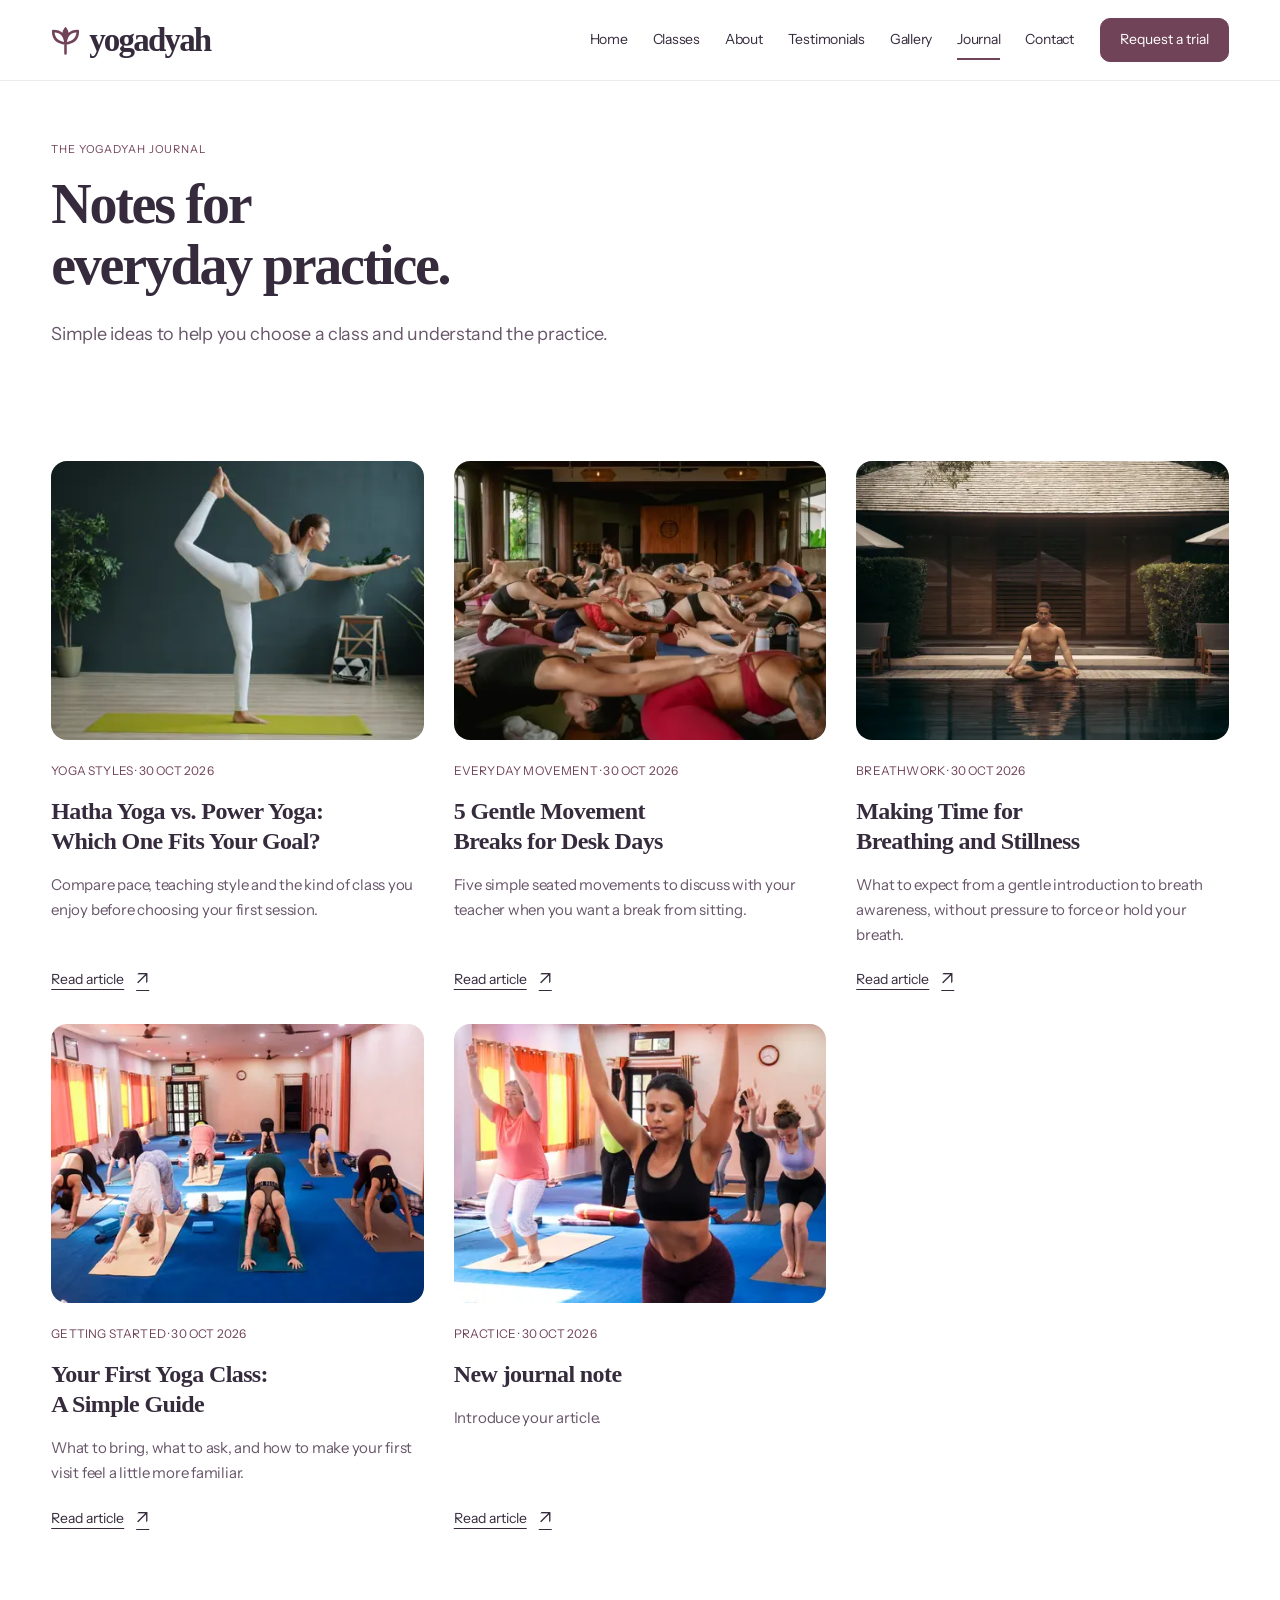
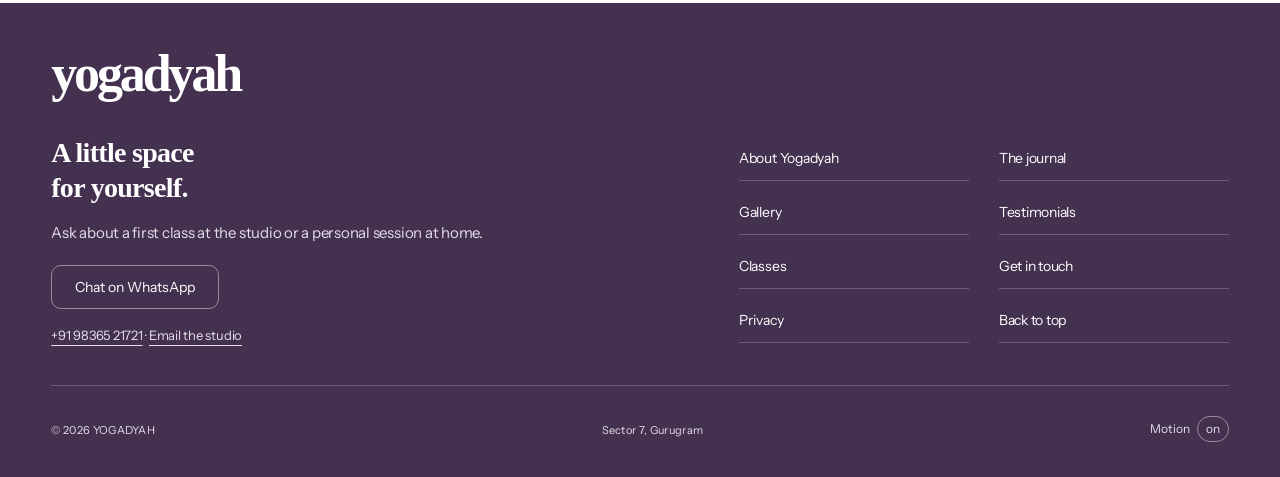
<file: journal.html>
<!doctype html><html lang="en"><head><meta charset="utf-8"><meta name="viewport" content="width=device-width,initial-scale=1"><title>Journal | Yogadyah</title><meta name="description" content="Simple ideas to help you choose a class and understand the practice."><link rel="canonical" href="https://alreadyaired.github.io/Yogad/journal.html"><meta property="og:title" content="Journal | Yogadyah"><meta property="og:description" content="Simple ideas to help you choose a class and understand the practice."><meta property="og:type" content="website"><meta property="og:url" content="https://alreadyaired.github.io/Yogad/journal.html"><meta property="og:image" content="https://alreadyaired.github.io/Yogad/assets/yogadyah-tree-pose.png"><link rel="icon" href="assets/yogadyah-mark.svg"><link rel="preload" href="assets/instrument-sans.woff2" as="font" type="font/woff2" crossorigin><link rel="stylesheet" href="yogadyah.css"><link rel="stylesheet" href="design-system.css"><script>try{document.documentElement.dataset.motion=localStorage.getItem('yogadyah-motion')||(matchMedia('(prefers-reduced-motion: reduce)').matches?'reduce':'full')}catch{document.documentElement.dataset.motion='reduce'}</script><script type="application/ld+json">{"@context":"https://schema.org","@type":"LocalBusiness","name":"Yogadyah","url":"https://alreadyaired.github.io/Yogad/","telephone":"+91 98365 21721","email":"sanshree25@gmail.com","address":"199B/28, 4th Floor, Jai Maa Vaishno Homes, Gali No. 4, Jyoti Park, near Ashirwad Lawns, Sector 7, Gurugram, Haryana 122001"}</script><script src="ui.js" defer></script><script src="assets/lenis-1.3.17.min.js" defer></script><script src="page-motion.js" defer></script><style id="site-theme">:root{--paper:#FFFFFF;--white:#FFFFFF;--ink:#352B3D;--accent:#714358;--deep:#44304F;--soft:#F4F1F5;--form:#F8F6F9;--gallery-height:150svh;--testimonials-height:150svh}</style></head><body id="top" class="journal-page"><a class="skip" href="#main">Skip to content</a><header class="header" id="header"><div class="header-inner"><a class="brand" href="index.html#home" aria-label="Yogadyah home"><svg viewBox="0 0 40 44" aria-hidden="true"><path d="M20 40V25M20 26C8 25 3 18 3 9c9 0 16 4 17 17Zm0 0C32 25 37 18 37 9c-9 0-16 4-17 17Z" fill="none" stroke="currentColor" stroke-width="3.5" stroke-linecap="round" stroke-linejoin="round"/><path d="M20 3c-6 7-6 13 0 19 6-6 6-12 0-19Z" fill="currentColor"/></svg><span>yogadyah</span></a><div class="header-navigation"><nav class="desktop-nav" aria-label="Main navigation"><a href="index.html#home">Home</a><a href="classes.html">Classes</a><a href="index.html#about">About</a><a href="index.html#testimonials">Testimonials</a><a href="gallery.html">Gallery</a><a href="journal.html" aria-current="page">Journal</a><a href="index.html#contact">Contact</a></nav><a class="button primary header-trial" href="index.html#contact">Request a trial</a><button class="menu-toggle" aria-expanded="false" aria-controls="menu"><span class="menu-word">Menu</span><span aria-hidden="true">☰</span></button></div></div></header><nav class="menu-panel" id="menu" aria-label="Mobile navigation" inert><a href="index.html#home">Home</a><a href="classes.html">Classes</a><a href="index.html#about">About</a><a href="index.html#testimonials">Testimonials</a><a href="gallery.html">Gallery</a><a href="journal.html" aria-current="page">Journal</a><a href="index.html#contact">Contact</a><a class="button primary" href="index.html#contact">Request a trial class</a></nav><main id="main"><section class="page-hero section"><div class="container"><p class="eyebrow">The Yogadyah journal</p><h1>Notes for everyday practice.</h1><p>Simple ideas to help you choose a class and understand the practice.</p></div></section><section class="section"><div class="container article-grid"><a class="article-card reveal" href="article-hatha-vs-power-yoga.html"><div class="article-card-image"><img src="assets/responsive/vitaly-gariev-az_3xzrPNtg-unsplash-960.webp" srcset="assets/responsive/vitaly-gariev-az_3xzrPNtg-unsplash-480.webp 480w, assets/responsive/vitaly-gariev-az_3xzrPNtg-unsplash-960.webp 960w, assets/responsive/vitaly-gariev-az_3xzrPNtg-unsplash-1440.webp 1440w" sizes="(max-width: 700px) 100vw, 32vw" alt="A practitioner holding a standing yoga posture" width="3840" height="2160" loading="lazy" decoding="async"></div><p class="eyebrow">Yoga styles · <time datetime="2026-10-30">30 Oct 2026</time></p><h2>Hatha Yoga vs. Power Yoga: Which One Fits Your Goal?</h2><p>Compare pace, teaching style and the kind of class you enjoy before choosing your first session.</p><span class="text-link">Read article</span></a><a class="article-card reveal" href="article-stretches-for-neck-and-back.html"><div class="article-card-image"><img src="assets/responsive/adb21ed552d5eb30-960.webp" srcset="assets/responsive/adb21ed552d5eb30-480.webp 480w, assets/responsive/adb21ed552d5eb30-960.webp 960w, assets/responsive/adb21ed552d5eb30-1400.webp 1400w" sizes="(max-width: 700px) 100vw, 32vw" alt="A group in a seated stretching practice" width="1400" height="933" loading="lazy" decoding="async"></div><p class="eyebrow">Everyday movement · <time datetime="2026-10-30">30 Oct 2026</time></p><h2>5 Gentle Movement Breaks for Desk Days</h2><p>Five simple seated movements to discuss with your teacher when you want a break from sitting.</p><span class="text-link">Read article</span></a><a class="article-card reveal" href="article-ten-minutes-of-pranayama.html"><div class="article-card-image"><img src="assets/responsive/ce8bfadefcf00e21-960.webp" srcset="assets/responsive/ce8bfadefcf00e21-480.webp 480w, assets/responsive/ce8bfadefcf00e21-960.webp 960w, assets/responsive/ce8bfadefcf00e21-1440.webp 1440w" sizes="(max-width: 700px) 100vw, 32vw" alt="A quiet seated yoga practice near water" width="2048" height="2560" loading="lazy" decoding="async"></div><p class="eyebrow">Breathwork · <time datetime="2026-10-30">30 Oct 2026</time></p><h2>Making Time for Breathing and Stillness</h2><p>What to expect from a gentle introduction to breath awareness, without pressure to force or hold your breath.</p><span class="text-link">Read article</span></a><a class="article-card reveal" href="article-your-first-yoga-class.html"><div class="article-card-image"><img src="assets/responsive/pexels-yogavidyamandiram-31743025-960.webp" srcset="assets/responsive/pexels-yogavidyamandiram-31743025-480.webp 480w, assets/responsive/pexels-yogavidyamandiram-31743025-960.webp 960w, assets/responsive/pexels-yogavidyamandiram-31743025-1440.webp 1440w" sizes="(max-width: 700px) 100vw, 32vw" alt="Students practicing together in a bright yoga studio" width="3984" height="2656" loading="lazy" decoding="async"></div><p class="eyebrow">Getting started · <time datetime="2026-10-30">30 Oct 2026</time></p><h2>Your First Yoga Class: A Simple Guide</h2><p>What to bring, what to ask, and how to make your first visit feel a little more familiar.</p><span class="text-link">Read article</span></a><a class="article-card reveal" href="article-new-article-mvv86xaz.html"><div class="article-card-image"><img src="assets/responsive/pexels-yogavidyamandiram-31743034-960.webp" srcset="assets/responsive/pexels-yogavidyamandiram-31743034-480.webp 480w, assets/responsive/pexels-yogavidyamandiram-31743034-960.webp 960w, assets/responsive/pexels-yogavidyamandiram-31743034-1440.webp 1440w" sizes="(max-width: 700px) 100vw, 32vw" alt="Yoga practice" width="3984" height="2656" loading="lazy" decoding="async"></div><p class="eyebrow">Practice · <time datetime="2026-10-30">30 Oct 2026</time></p><h2>New journal note</h2><p>Introduce your article.</p><span class="text-link">Read article</span></a></div></section></main><footer class="footer" id="footer"><div class="container"><a class="footer-brand" href="index.html#home">yogadyah</a><div class="footer-grid"><div><h2>A little space for yourself.</h2><p>Ask about a first class at the studio or a personal session at home.</p><a class="button footer-action" href="https://wa.me/919836521721" target="_blank" rel="noopener noreferrer">Chat on WhatsApp</a><p class="footer-direct"><a href="tel:+919836521721">+91 98365 21721</a> · <a href="mailto:sanshree25@gmail.com">Email the studio</a></p></div><nav class="footer-links" aria-label="Footer navigation"><a href="index.html#about">About Yogadyah</a><a href="journal.html">The journal</a><a href="gallery.html">Gallery</a><a href="index.html#testimonials">Testimonials</a><a href="classes.html">Classes</a><a href="index.html#contact">Get in touch</a><button data-privacy>Privacy</button><a href="#top">Back to top</a></nav></div><div class="footer-bottom"><span>© 2026 YOGADYAH</span><span>Sector 7, Gurugram</span><button class="motion-toggle" aria-label="Toggle website motion" aria-pressed="true">Motion <span>on</span></button></div></div></footer><div class="mobile-actions"><a class="button primary" href="index.html#contact">Request a trial</a><a class="button" href="https://wa.me/919836521721" target="_blank" rel="noopener noreferrer">WhatsApp</a></div><dialog class="detail-dialog" id="detail-dialog" aria-labelledby="privacy-heading"><button class="dialog-close" aria-label="Close dialog">Close ×</button><div class="dialog-content"><h2 id="privacy-heading">Your privacy</h2><p>This local website does not send form entries to a server or store new enquiries in your browser. The trial form prepares a message for WhatsApp. You choose whether to send it there.</p><p>Phone, email and WhatsApp links use your chosen app or an external service. Your motion preference is stored on this device. </p><button class="button" id="clear-preview-data">Clear older preview drafts</button><p id="privacy-status" role="status"></p></div></dialog><script>if(['localhost','127.0.0.1'].includes(location.hostname)){let version;setInterval(async()=>{try{const next=await(await fetch('/__version')).text();if(version&&next!==version)location.reload();version=next}catch{}},1500)}</script></body></html>
</file>
<file: homepage.css>
@font-face{font-family:InstrumentSans;src:url('assets/instrument-sans.woff2') format('woff2');font-weight:400 600;font-display:swap}
:root{color-scheme:light;--deep:#44304F;--paper:#FFFFFF;--ink:#352B3D;--soft:#F4F1F5;--white:#FFFFFF;--accent:#714358;--brass:#A99057;--line:#352B3D25;--ease:cubic-bezier(.32,.72,0,1);--ease-word:cubic-bezier(.16,1,.3,1);--ease-bettr:cubic-bezier(.625,.05,0,1);--ease-spring:cubic-bezier(.34,1.45,.64,1);--gutter:clamp(20px,3.2vw,56px)}
*{box-sizing:border-box}html{scroll-behavior:smooth;scroll-padding-top:140px;scroll-snap-type:none;overscroll-behavior-y:auto}body{margin:0;background:var(--paper);color:var(--ink);font:400 16px/1.6 InstrumentSans,Arial,sans-serif;letter-spacing:-.025em}body.menu-open,body.modal-open{overflow:hidden}button,input,textarea{font:inherit}button{cursor:pointer;color:inherit}a{color:inherit;text-decoration:none}button{border:0}img{display:block;width:100%;height:100%;object-fit:cover}h1,h2,h3,p{margin:0}h1,h2,h3{font-family:Georgia,serif;font-weight:800;letter-spacing:-.055em;line-height:1.08}h2{font-size:42px}h3{font-size:28px}a,button{-webkit-tap-highlight-color:transparent}button:focus-visible,a:focus-visible,input:focus-visible,textarea:focus-visible{outline:2px solid var(--accent);outline-offset:5px}::selection{background:var(--brass);color:var(--ink)}
.skip{position:fixed;left:20px;top:-100px;z-index:200;background:var(--white);padding:12px}.skip:focus{top:15px}.eyebrow{font-size:11px;letter-spacing:.07em;text-transform:uppercase;line-height:1.4}.button{display:inline-flex;align-items:center;justify-content:center;gap:25px;padding:15px 24px;min-height:49px;border-radius:10px;font:600 13px/1.2 Georgia,serif;letter-spacing:-.025em;transition:transform .45s var(--ease-spring),background .35s var(--ease),color .35s var(--ease)}.button:hover{transform:translateY(-2px) scale(1.025)}.button:active{transform:scale(.97)}.primary{background:var(--accent);color:var(--white)}.primary:hover{background:#44304F}.secondary{background:var(--deep);color:var(--paper)}.secondary:hover{background:#44304F}.text-link{display:inline-flex;align-items:center;gap:20px;font-size:14px;border-bottom:1px solid currentColor;padding-bottom:4px;transition:gap .4s var(--ease)}.text-link:hover{gap:30px}.section{padding:64px var(--gutter);height:auto;min-height:0;max-height:none;overflow:visible;scroll-snap-align:none}.section-inner{max-width:980px;margin:0 auto}.section-heading{max-width:720px;text-align:center;margin:0 auto 36px}.section-heading>.eyebrow{margin-bottom:18px}.section-heading>p:last-child{max-width:580px;margin:20px auto 0;font-size:16px;line-height:1.6}.dark-section{background:var(--deep);color:var(--paper)}

/* No Jiggery-inspired header: broad lower curves and direction-aware reveal. */
.header{position:fixed;z-index:70;inset:0 0 auto;background:var(--soft);color:var(--ink);border-radius:0 0 30px 30px;transform:translate3d(0,0,0);transition:transform .4s cubic-bezier(.4,0,.2,1),box-shadow .35s var(--ease)}
.header.is-hidden{transform:translate3d(0,calc(-100% - 3px),0)}
.header.scrolled{box-shadow:none}
.header-inner{max-width:1440px;margin:0 auto;min-height:120px;padding:22px 26px;display:flex;align-items:center;justify-content:space-between;gap:36px}
.brand{display:flex;align-items:center;gap:10px;font:800 39px/1 Georgia,serif;letter-spacing:-.07em;white-space:nowrap}
.brand svg{width:31px;height:36px;flex:none;color:var(--accent)}
.header-navigation{display:flex;align-items:center;gap:22px}
.desktop-nav{display:flex;align-items:center;gap:36px;font:600 22px/1.5 InstrumentSans,sans-serif;letter-spacing:-.01755em}
.desktop-nav>a,.nav-disclosure{position:relative;padding:13px 0;white-space:nowrap}
.desktop-nav>a:before,.nav-disclosure:before{content:'';position:absolute;inset:0 0 auto;height:2px;background:var(--accent);transform:scaleX(0);transform-origin:left;transition:transform .4s var(--ease)}
.desktop-nav>a[aria-current=location]:before,.nav-item.is-active>.nav-disclosure:before{transform:scaleX(1)}
.nav-item{position:relative}
.nav-disclosure{display:flex;gap:9px;align-items:center;background:none;font:inherit}
.nav-disclosure>span{font-size:19px;transition:rotate .35s var(--ease)}
.nav-disclosure[aria-expanded=true]>span{rotate:180deg}
.nav-dropdown{position:absolute;right:-25px;top:calc(100% + 13px);min-width:245px;padding:14px;background:var(--soft);border-radius:0 0 20px 20px;box-shadow:none;display:flex;flex-direction:column;gap:4px;animation:dropdown-in .35s var(--ease);font-family:InstrumentSans,sans-serif;font-size:18px;font-weight:500}
.nav-dropdown:before{content:'';position:absolute;left:0;right:0;top:-18px;height:18px}
.nav-dropdown[hidden]{display:none}
.nav-dropdown a{padding:10px 13px;border-radius:8px;white-space:nowrap;transition:background .35s var(--ease)}
.nav-dropdown a:hover{background:#F3EAEE80}
.nav-contact{display:grid;place-items:center;flex:none;width:64px;height:64px;border-radius:50%;background:var(--accent);color:var(--white);font-size:28px;line-height:1;transition:transform .45s var(--ease-spring),background .35s var(--ease)}
.nav-contact:hover{transform:scale(1.065);background:#44304F}
.nav-contact:active{transform:scale(.94)}
.nav-contact>span{transition:translate .4s var(--ease)}
.nav-contact:hover>span{translate:3px 0}
.menu-toggle{display:none;align-items:center;gap:10px;background:none;padding:10px 0;font-size:17px}
.hamburger{display:flex;flex-direction:column;gap:6px;width:23px}.hamburger i{height:1px;background:currentColor;width:100%;transition:transform .4s}
.menu-open .hamburger i:first-child{transform:translateY(3.5px) rotate(45deg)}.menu-open .hamburger i:last-child{transform:translateY(-3.5px) rotate(-45deg)}
.menu-open .header,.header:focus-within{transform:translate3d(0,0,0)}
.menu-panel{position:fixed;z-index:60;inset:0;padding:145px var(--gutter) 45px;background:var(--deep);color:var(--paper);display:flex;flex-direction:column;justify-content:center;gap:12px;clip-path:inset(0 0 100% 0 round 0 0 30px 30px);visibility:hidden;overflow-y:auto;transition:clip-path .7s var(--ease),visibility .7s}
.menu-open .menu-panel{visibility:visible;clip-path:inset(0)}
.menu-panel>a{font:600 clamp(28px,5vw,65px)/1.4 InstrumentSans,sans-serif;letter-spacing:-.05em;transition:color .3s,translate .4s}.menu-panel>a:hover{color:var(--brass);translate:8px 0}.menu-panel>p{font-size:13px;opacity:.6;margin-top:25px}

.hero{position:relative;isolation:isolate;overflow:hidden;padding:160px var(--gutter) 30px;color:var(--white);height:auto;min-height:0}.hero-image-wrap,.hero-shade{position:absolute;inset:0;z-index:-3}.hero-image-wrap>img{filter:saturate(.55) brightness(.6);object-position:50% 40%;animation:hero-photo 2.5s var(--ease) both}.hero-shade{z-index:-2;background:var(--soft)}.hero-flow{position:relative;max-width:920px;margin:0 auto;text-align:center}.hero-intro{font-size:13px;line-height:1.4;letter-spacing:.025em;margin-bottom:28px;color:#F3EAEEd4}.hero h1{font-size:72px;line-height:1.07;letter-spacing:-.055em}.hero h1 .line{display:block;overflow:hidden}.hero h1 .line>span{display:block}.hero-copy{max-width:610px;margin:24px auto 0;font-size:17px;line-height:1.6;color:#F3EAEEe0}.hero-actions{margin-top:30px;display:flex;align-items:center;justify-content:center;gap:28px}.hero-actions .text-link{font-size:14px}.hero-bottom{position:relative;max-width:980px;margin:32px auto 0;display:flex;justify-content:space-between;align-items:end;gap:30px}.hero-journal-link{font-size:12px;letter-spacing:.025em;display:inline-flex;gap:10px;align-items:center}.strap{position:absolute;width:75%;height:auto;left:-25%;bottom:-22%;pointer-events:none;z-index:-1;color:var(--brass);opacity:.35;animation:strap-drift 17s ease-in-out infinite alternate}.strap path{stroke-width:2}

.blog-section{border-bottom:1px solid var(--line)}.blog-layout{display:grid;grid-template-columns:minmax(0,1fr) minmax(0,2fr);gap:35px}.blog-intro{padding-right:20px;align-self:start}.blog-intro>.eyebrow{margin-bottom:20px}.blog-intro h2{font-size:40px;line-height:1.07}.blog-intro>p:not(.eyebrow){font-size:16px;line-height:1.7;max-width:300px;margin:30px 0}.blog-intro .text-link{font-size:12px}.blog-grid{display:grid;grid-template-columns:minmax(0,2fr) minmax(0,1fr);gap:36px 24px}.blog-card{text-align:left;background:transparent;padding:0;display:flex;flex-direction:column;align-items:stretch}.blog-image{display:block;position:relative;overflow:hidden;border-radius:12px;height:180px}.blog-image>img{transition:transform 1.1s var(--ease);filter:saturate(.65)}.blog-card:hover .blog-image>img{scale:1.045}.image-arrow{position:absolute;right:14px;bottom:14px;width:35px;height:35px;display:grid;place-items:center;background:var(--white);color:var(--ink);border-radius:50%;font-size:21px;opacity:0;transform:translate(-6px,6px);transition:opacity .3s,transform .6s var(--ease)}.blog-card:hover .image-arrow{opacity:1;transform:translate(0)}.blog-meta{display:flex;justify-content:space-between;gap:12px;margin:13px 0 9px;text-transform:uppercase;font-size:9px;line-height:1.3;letter-spacing:.025em;color:#352B3Da8}.blog-card h3{font:600 20px/1.25 Georgia;letter-spacing:-.045em}.read-link{display:flex;gap:15px;font-size:11px;margin-top:15px;align-items:center}.read-link>span{color:var(--accent);font-size:17px;transition:translate .4s}.blog-card:hover .read-link>span{translate:5px 0}

.about-layout{display:grid;grid-template-columns:1fr 1fr;gap:64px;align-items:center}.about-copy>.eyebrow{margin-bottom:20px}.about-copy h2{max-width:620px}.about-copy>p:not(.eyebrow){margin-top:25px;font-size:17px;line-height:1.7;max-width:510px}.about-principles{margin:30px 0;padding:0;list-style:none;max-width:500px}.about-principles li{padding:13px 0;border-bottom:1px solid var(--line);font-size:14px;display:flex;gap:15px}.about-principles li:before{content:'•';color:var(--accent)}.about-image{border-radius:16px;overflow:hidden;height:390px}.about-image img{filter:saturate(.65);transition:transform 1.4s var(--ease)}.about-image:hover img{transform:scale(1.025)}

.practice-benefits{position:relative;isolation:isolate;background:#E4D8E4;overflow:hidden}.practice-benefits .section-heading{margin-bottom:30px}.practice-tabs{display:flex;position:relative;isolation:isolate;padding:5px;border-radius:40px;background:var(--paper);width:340px;max-width:100%;margin:0 auto 45px}.practice-tabs>button{flex:1;background:none;position:relative;z-index:1;padding:13px 15px;font:600 13px Georgia;letter-spacing:-.025em;transition:color .4s}.practice-tabs>button[aria-selected=true]{color:var(--paper)}.practice-tab-indicator{position:absolute;left:5px;top:5px;bottom:5px;width:calc((100% - 10px)/2);border-radius:40px;background:var(--deep);transition:transform .6s var(--ease)}.practice-card-grid{display:grid;grid-template-columns:repeat(3,minmax(0,1fr));gap:22px}.practice-card{border-radius:16px;background:var(--white);padding:28px 24px;display:flex;flex-direction:column;align-items:stretch;border:1px solid #352B3D0a}.practice-card h3{font-size:29px;line-height:1.13;letter-spacing:-.055em}.practice-card>p{margin-top:23px;font-size:15px;line-height:1.65}.practice-card ul{padding-left:16px;margin:22px 0 32px;font-size:13px;line-height:1.7}.practice-card li{padding-left:2px;margin-bottom:5px}.card-action{margin-top:auto;display:flex;gap:14px;justify-content:space-between;align-items:center;min-height:46px;padding:12px 15px;background:var(--deep);color:var(--paper);border-radius:8px;text-align:left;font-size:12px;line-height:1.35;transition:background .3s,transform .4s}.card-action:hover{background:var(--accent);transform:translateY(-2px)}.card-action>span{font-size:18px}.practice-strap{left:auto;right:-35%;width:65%;bottom:-50%;opacity:.18}

.topic-grid{display:grid;grid-template-columns:repeat(3,minmax(0,1fr));gap:25px}.topic-card{padding:0;background:none;text-align:left}.topic-image{display:block;aspect-ratio:4/3;overflow:hidden;border-radius:16px}.topic-image>img{transition:transform 1.1s var(--ease);filter:saturate(.55)}.topic-card:hover img{scale:1.04}.topic-heading{display:flex;gap:15px;align-items:start;justify-content:space-between;margin:23px 0 13px}.topic-heading h3{font-size:25px;line-height:1.2}.topic-heading>span{color:var(--accent);font-size:25px;line-height:1}.topic-card>p{font-size:15px;line-height:1.6;max-width:330px;color:#352B3Db8}

.community-layout{display:grid;grid-template-columns:1fr 1fr;gap:64px;align-items:center}.community-image{position:relative;height:390px;border-radius:16px;overflow:hidden}.community-image img{filter:saturate(.6);transition:opacity .4s}.community-content>.eyebrow{margin-bottom:20px}.community-content h2{font-size:42px}.community-content>p:not(.eyebrow){font-size:16px;line-height:1.65;margin-top:25px;max-width:510px;color:#F3EAEEd4}.way-tabs{display:flex;position:relative;isolation:isolate;padding:5px;margin-top:30px;background:#F3EAEE17;border:1px solid #F3EAEE33;border-radius:40px}.way-tabs>button{position:relative;z-index:1;flex:1;padding:11px 4px;background:none;font-size:11px;white-space:nowrap;letter-spacing:-.02em}.way-tabs>button[aria-selected=true]{color:var(--ink)}.way-indicator{position:absolute;left:5px;top:5px;bottom:5px;width:calc((100% - 10px)/3);border-radius:30px;background:var(--paper);transition:transform .6s var(--ease)}.way-panel{margin:28px 0 24px}.way-panel h3{font-size:30px;line-height:1.15;margin-bottom:20px}.way-panel p{font-size:16px;line-height:1.65;max-width:480px;color:#F3EAEEcc}

.contact-section{background:var(--soft)}.contact-layout{display:grid;grid-template-columns:1fr 1fr;gap:9%;align-items:start}.contact-heading>.eyebrow{margin-bottom:20px}.contact-heading>p:last-child{max-width:430px;font-size:17px;line-height:1.65;margin-top:25px}.contact-form{padding:32px;background:var(--white);border-radius:18px;display:grid;grid-template-columns:1fr 1fr;gap:25px}.contact-form>label{font-size:11px;text-transform:uppercase;letter-spacing:.04em;display:flex;flex-direction:column;gap:12px}.contact-form input,.contact-form textarea{width:100%;border:0;border-bottom:1px solid #352B3D4d;background:transparent;border-radius:0;padding:10px 0;color:var(--ink);font:400 16px InstrumentSans;letter-spacing:-.02em}.contact-form textarea{resize:vertical;min-height:130px;line-height:1.6}.contact-form .full{grid-column:1/-1}.contact-form .button{justify-self:start}.form-note{font-size:11px;line-height:1.5;color:#352B3D80}.form-status{font-size:12px;line-height:1.5;grid-column:1/-1;min-height:0}

.footer{padding:60px var(--gutter) 25px;background:var(--deep);color:var(--paper);height:auto;min-height:0;max-height:none}.footer-main{max-width:980px;margin:auto}.footer-brand{display:inline-block;font:800 72px/1 Georgia;letter-spacing:-.075em;margin-bottom:55px}.footer-grid{display:grid;grid-template-columns:1.2fr 1fr;gap:13%}.footer-newsletter-wrap h2{font-size:28px;line-height:1.25;letter-spacing:-.045em}.footer-newsletter-wrap>p{max-width:430px;font-size:15px;line-height:1.6;margin:20px 0 25px;color:#F3EAEEbc}.footer-newsletter-form{position:relative;display:flex;flex-wrap:wrap;align-items:center}.footer-newsletter-form input{border:1px solid #F3EAEE4d;background:#F3EAEE0c;color:var(--paper);min-height:49px;border-radius:8px;padding:12px 60px 12px 16px;width:100%;font-size:14px}.footer-newsletter-form input::placeholder{color:#F3EAEE99}.footer-newsletter-form>button{position:absolute;right:5px;top:5px;width:40px;height:39px;background:var(--accent);color:var(--white);border-radius:5px;font-size:23px;transition:background .3s}.footer-newsletter-form>button:hover{background:#44304F}.footer-newsletter-form .form-status{margin-top:10px;color:#F3EAEEbc;width:100%}.footer-links{display:grid;grid-template-columns:1fr 1fr;gap:0 30px;align-content:start}.footer-links a,.footer-links button{border-bottom:1px solid #F3EAEE33;padding:13px 0;background:none;text-align:left;font-size:14px;line-height:1.3;transition:color .3s}.footer-links a:hover,.footer-links button:hover{color:var(--brass)}.footer-bottom{margin-top:65px;padding-top:20px;border-top:1px solid #F3EAEE33;display:flex;justify-content:space-between;gap:20px;font-size:10px;text-transform:uppercase;letter-spacing:.04em;color:#F3EAEEa3}.footer-bottom a{color:var(--paper)}

.section-navigation{position:fixed;z-index:45;right:10px;bottom:38px;display:flex;flex-direction:column;gap:10px;color:var(--ink);transition:color .3s}.section-navigation.on-dark{color:var(--paper)}.section-dot{display:block;width:6px;height:6px;border:1px solid currentColor;border-radius:50%;opacity:.5;position:relative;transition:opacity .3s,scale .3s,background .3s}.section-dot.active{background:var(--accent);border-color:var(--accent);opacity:1;scale:1.2}.section-dot:hover{opacity:1}.section-dot>span{position:absolute;right:15px;top:50%;transform:translate(5px,-50%);font-size:10px;text-transform:uppercase;letter-spacing:.03em;white-space:nowrap;opacity:0;pointer-events:none;transition:opacity .3s,transform .4s}.section-dot:hover>span,.section-dot:focus-visible>span{opacity:1;transform:translate(0,-50%)}.motion-toggle{position:fixed;z-index:45;bottom:7px;right:var(--gutter);display:flex;align-items:center;gap:5px;background:none;padding:2px 0;font-size:8px;text-transform:uppercase;letter-spacing:.04em;color:var(--ink);opacity:.6}.motion-toggle.on-dark{color:var(--paper)}.motion-toggle i{width:4px;height:4px;background:currentColor;border-radius:50%;margin-left:4px}.motion-toggle[aria-pressed=true] i{animation:pulse 2.5s ease-in-out infinite}.modal-open .motion-toggle,.menu-open .motion-toggle,.modal-open .section-navigation,.menu-open .section-navigation{visibility:hidden}
.detail-dialog{border:0;border-radius:16px;padding:0;background:var(--paper);color:var(--ink);max-width:1000px;width:94%;max-height:90vh;overflow:auto}.detail-dialog::backdrop{background:#352B3Dc7;backdrop-filter:blur(10px)}.dialog-close{position:sticky;top:0;z-index:3;padding:20px 25px;display:flex;justify-content:flex-end;gap:14px;align-items:center;width:100%;background:var(--paper);font-size:12px;text-transform:uppercase;letter-spacing:.04em}.dialog-close>span{font-size:23px;line-height:1}.article-dialog{display:grid;grid-template-columns:40% 60%;padding:0 28px 32px;gap:0}.article-dialog>img{height:100%;max-height:650px;min-height:440px;border-radius:10px;object-fit:cover;filter:saturate(.65)}.article-body{padding:12px 15px 10px 35px}.article-body>.eyebrow{font-size:10px;margin-bottom:18px}.article-body h2{font-size:34px;line-height:1.18;margin-bottom:20px;letter-spacing:-.045em}.article-byline{font-size:11px;color:#352B3D80;margin-bottom:25px!important}.article-body>p{font-size:16px;line-height:1.75;margin-bottom:20px}.article-body .text-link{font-size:12px;margin-top:10px}.privacy-content{max-width:720px;padding:0 35px 35px}.privacy-content>.eyebrow{margin-bottom:20px}.privacy-content h2{font-size:36px;margin-bottom:25px}.privacy-content p{margin-bottom:20px;font-size:16px}.privacy-content .button{margin-bottom:20px}.privacy-content #privacy-status{font-size:13px}
.sr-only{position:absolute;width:1px;height:1px;padding:0;margin:-1px;overflow:hidden;clip:rect(0,0,0,0);white-space:nowrap;border:0}/* Bettr motion rhythm: quicker masks, soft spring entrances, continuous scrolling. */
.reveal,.motion-card,.hero-intro,.hero-copy,.hero-actions,.hero-bottom{opacity:0;transform:translate3d(0,24px,0);transition:opacity .6s var(--ease-bettr),transform .85s var(--ease-bettr);transition-delay:var(--reveal-delay,0ms)}
.reveal.visible,.motion-card.is-in-view,.hero-intro.visible,.hero-copy.visible,.hero-actions.visible,.hero-bottom.visible{opacity:1;transform:none}
.hero-intro{--reveal-delay:60ms}.hero-copy{--reveal-delay:150ms}.hero-actions{--reveal-delay:220ms}.hero-bottom{--reveal-delay:280ms}
.word-clip{display:inline-block;overflow:hidden;vertical-align:top;padding-bottom:.14em;margin-bottom:-.14em}
.word-inner{display:inline-block;transform:translate3d(0,115%,0);transition:transform .8s var(--ease-word);transition-delay:calc(var(--word)*30ms)}
.words-visible .word-inner{transform:none}
.motion-card .blog-image>img,.motion-card .topic-image>img{scale:1.065;transition:scale 1.5s var(--ease),filter .5s var(--ease)}
.motion-card.is-in-view .blog-image>img,.motion-card.is-in-view .topic-image>img{scale:1}
.hero-image-wrap.motion-depth{inset:-16px 0;translate:0 var(--photo-y,0px)}
.about-image.motion-depth>img,.community-image.motion-depth>img{height:calc(100% + 32px);margin-top:-16px;translate:0 var(--photo-y,0px)}
.way-image-leaving{position:absolute;inset:0;pointer-events:none}
.detail-dialog{opacity:0;transform:translateY(20px) scale(.98);transition:opacity .3s var(--ease),transform .6s var(--ease),display .6s allow-discrete,overlay .6s allow-discrete}
.detail-dialog[open]{opacity:1;transform:none}
.detail-dialog::backdrop{opacity:0;transition:opacity .45s var(--ease),display .6s allow-discrete,overlay .6s allow-discrete}
.detail-dialog[open]::backdrop{opacity:1}
@starting-style{.detail-dialog[open]{opacity:0;transform:translateY(20px) scale(.98)}.detail-dialog[open]::backdrop{opacity:0}}
@media(hover:hover){
 .motion-card.is-in-view:hover .blog-image>img,.motion-card.is-in-view:hover .topic-image>img{scale:1.045}
 .text-link:hover>span,.card-action:hover>span,.blog-card:hover .read-link>span,.topic-card:hover .topic-heading>span{animation:arrow-pass .55s var(--ease) both}
 .desktop-nav>a,.nav-disclosure{transition:color .35s var(--ease),opacity .3s var(--ease)}
 .desktop-nav>a:hover,.nav-disclosure:hover{color:var(--accent)}
 .practice-card{transition:transform .9s var(--ease),opacity .8s var(--ease),box-shadow .5s var(--ease)}
 .practice-card.is-in-view:hover{transform:translateY(-5px);box-shadow:none}
}
@keyframes arrow-pass{0%{opacity:1;translate:0 0}45%{opacity:0;translate:9px -5px}46%{opacity:0;translate:-8px 5px}100%{opacity:1;translate:0 0}}
@keyframes heading-in{from{transform:translateY(112%)}to{transform:none}}@keyframes hero-photo{from{transform:scale(1.05)}to{transform:scale(1)}}@keyframes strap-drift{to{transform:translate(20px,-18px) rotate(8deg)}}@keyframes dropdown-in{from{opacity:0;translate:0 -8px}to{opacity:1;translate:0 0}}@keyframes pulse{50%{opacity:.25;scale:.6}}
@media(max-width:1100px){.header-inner{gap:24px;padding-inline:24px}.desktop-nav{gap:27px;font-size:20px}.brand{font-size:34px}.header-navigation{gap:20px}.nav-contact{width:60px;height:60px}.blog-layout{grid-template-columns:minmax(0,1fr) minmax(0,2fr);gap:20px}.blog-intro{padding-right:20px}.practice-card{padding:28px 24px}.practice-card h3{font-size:29px}.community-content h2{font-size:42px}.way-panel h3{font-size:26px}.footer-grid{gap:9%}}
@media(max-width:900px){.desktop-nav{display:none}.menu-toggle{display:flex}.header-inner{min-height:94px;padding:18px 24px}.brand{font-size:33px}.nav-contact{width:52px;height:52px;font-size:25px}.hero{padding-top:132px}html{scroll-padding-top:112px}.hero h1{font-size:58px}.hero-copy{font-size:17px}.section{padding-top:56px;padding-bottom:56px}.blog-layout{grid-template-columns:1fr}.blog-intro{position:static;padding:0;max-width:650px;margin-bottom:35px}.blog-intro h2 br{display:none}.blog-intro>p:not(.eyebrow){max-width:570px;margin:25px 0}.blog-grid{grid-template-columns:minmax(0,1fr) minmax(0,1fr);gap:35px 24px}.blog-image{height:auto;aspect-ratio:1.55}.practice-card-grid{gap:16px}.practice-card{padding:25px 20px}.practice-card h3{font-size:28px}.practice-card>p{font-size:14px}.practice-card ul{font-size:12px}.about-layout{gap:7%}.community-layout{gap:6%}.community-content h2{font-size:38px}.community-content>p:not(.eyebrow),.way-panel p{font-size:14px}.way-tabs>button{font-size:10px}.way-panel{min-height:0}.topic-heading h3{font-size:22px}.topic-card>p{font-size:14px}.contact-layout{gap:6%}.contact-form{padding:25px;grid-template-columns:1fr}.contact-form>label{grid-column:1/-1}.footer-grid{gap:7%}}
@media(max-width:600px){
 :root{--gutter:20px}body{font-size:16px}.header{border-radius:0 0 22px 22px}.header-inner{min-height:82px;padding:15px 18px;gap:14px}.brand{font-size:27px;gap:7px}.brand svg{width:22px;height:26px}.header-navigation{gap:17px}.nav-contact{width:44px;height:44px;font-size:24px}.menu-toggle{font-size:0;gap:0}.hamburger{width:23px}.menu-panel{padding-top:117px;justify-content:flex-start;gap:15px}html{scroll-padding-top:100px}.menu-panel>a{font-size:29px;line-height:1.45}
 .hero{padding:115px 20px 32px}.hero-intro{font-size:11px;margin-bottom:25px}.hero h1{font-size:40px;line-height:1.1;letter-spacing:-.055em}.hero-copy{font-size:15px;line-height:1.65;margin-top:25px}.hero-actions{flex-wrap:wrap;gap:20px;margin-top:28px}.hero-actions .button{font-size:11px;padding:14px 18px;min-height:46px}.hero-actions .text-link{font-size:12px}.hero-bottom{margin-top:38px;display:flex;flex-direction:column-reverse;align-items:stretch;gap:25px}.hero-journal-link{font-size:10px;align-self:flex-start}.strap{width:150%;left:-65%;bottom:-12%}
 .section{padding:46px 20px}.section-heading{margin-bottom:35px}.section-heading>.eyebrow{font-size:10px;margin-bottom:15px}.section-heading h2,h2{font-size:36px;line-height:1.12}.section-heading>p:last-child{font-size:15px;margin-top:22px;line-height:1.65}
 .blog-intro{margin-bottom:32px}.blog-intro>.eyebrow{font-size:10px;margin-bottom:15px}.blog-intro h2{font-size:39px}.blog-intro h2 br{display:block}.blog-intro>p:not(.eyebrow){font-size:15px;margin:23px 0}.blog-grid{gap:28px 18px}.blog-image{border-radius:10px;aspect-ratio:1.25}.blog-meta{font-size:8px;flex-direction:column;gap:4px;margin:11px 0 8px}.blog-card h3{font-size:17px;line-height:1.28;letter-spacing:-.04em}.read-link{font-size:10px;gap:8px;margin-top:12px}.image-arrow{width:29px;height:29px;font-size:17px;right:10px;bottom:10px}
 .about-layout{grid-template-columns:1fr;gap:38px}.about-copy h2{font-size:37px}.about-copy>p:not(.eyebrow){font-size:15px;line-height:1.7;margin-top:22px}.about-copy>.eyebrow{font-size:10px;margin-bottom:16px}.about-principles{margin:25px 0}.about-principles li{font-size:13px;padding:12px 0}.about-image{height:auto;aspect-ratio:1.1;border-radius:15px}
 .practice-tabs{margin-bottom:30px;width:310px}.practice-tabs>button{font-size:11px;padding:11px}.practice-card-grid{grid-template-columns:1fr;gap:20px}.practice-card{padding:26px 24px;border-radius:15px}.practice-card h3{font-size:29px}.practice-card>p{font-size:15px;line-height:1.65;margin-top:22px}.practice-card ul{font-size:13px;line-height:1.7;margin:22px 0 28px}.card-action{font-size:12px;padding:13px 15px;min-height:46px}.practice-strap{right:-90%;left:auto;bottom:-8%;width:145%}
 .topic-grid{grid-template-columns:1fr;gap:35px}.topic-image{aspect-ratio:1.15;border-radius:14px}.topic-heading{margin-top:20px}.topic-heading h3{font-size:25px}.topic-card>p{font-size:15px;max-width:none}
 .community-layout{grid-template-columns:1fr;gap:40px}.community-image{height:auto;aspect-ratio:1.15;border-radius:15px}.community-content>.eyebrow{font-size:10px;margin-bottom:16px}.community-content h2{font-size:37px}.community-content>p:not(.eyebrow){font-size:15px;margin-top:23px}.way-tabs{margin-top:27px}.way-tabs>button{font-size:10px;padding:10px 2px}.way-panel{margin:26px 0}.way-panel h3{font-size:27px;margin-bottom:18px}.way-panel p{font-size:15px;line-height:1.65}
 .contact-layout{grid-template-columns:1fr;gap:35px}.contact-heading h2{font-size:37px}.contact-heading>p:last-child{font-size:15px;margin-top:23px}.contact-heading>.eyebrow{font-size:10px;margin-bottom:16px}.contact-form{padding:26px 22px;border-radius:15px;gap:23px}.contact-form input,.contact-form textarea{font-size:15px}.contact-form textarea{min-height:125px}.contact-form>.button{font-size:12px}.form-note{font-size:10px}
 .footer{padding:65px 20px 25px}.footer-brand{font-size:53px;margin-bottom:40px}.footer-grid{grid-template-columns:1fr;gap:37px}.footer-newsletter-wrap h2{font-size:27px}.footer-newsletter-wrap>p{font-size:14px;margin:18px 0 22px}.footer-newsletter-form input{font-size:13px;min-height:48px}.footer-links{gap:0 25px}.footer-links a,.footer-links button{font-size:13px;padding:12px 0}.footer-bottom{margin-top:40px;flex-wrap:wrap;font-size:9px;gap:12px;padding-top:19px}.footer-bottom>span:nth-child(2){display:none}
 .section-navigation{right:7px;gap:9px;bottom:37px}.section-dot{width:5px;height:5px}.section-dot>span{display:none}.motion-toggle{font-size:7px;bottom:7px;right:20px}
 .detail-dialog{border-radius:14px;max-height:92vh}.dialog-close{padding:17px 20px;font-size:10px}.article-dialog{grid-template-columns:1fr;padding:0 20px 25px;gap:25px}.article-dialog>img{height:280px;min-height:0;max-height:none;border-radius:10px}.article-body{padding:0}.article-body h2{font-size:28px;margin-bottom:18px}.article-body>p{font-size:15px;line-height:1.75}.article-byline{font-size:10px}.privacy-content{padding:0 23px 27px}.privacy-content h2{font-size:29px}.privacy-content p{font-size:15px}.privacy-content .button{font-size:11px;text-align:left}
}
html[data-motion=reduce]{scroll-behavior:auto}html[data-motion=reduce] *,html[data-motion=reduce] *:before,html[data-motion=reduce] *:after{animation:none!important;transition:none!important}.reveal.visible,html[data-motion=reduce] .reveal{opacity:1;transform:none}html[data-motion=reduce] .word-inner{opacity:1;transform:none}

html[data-motion=reduce] .motion-card,html[data-motion=reduce] .hero-intro,html[data-motion=reduce] .hero-copy,html[data-motion=reduce] .hero-actions,html[data-motion=reduce] .hero-bottom{opacity:1;transform:none}
html[data-motion=reduce] .motion-depth{--photo-y:0px!important}

/* Local Lenis integration: continuous desktop scrolling, no snapping. */
html.lenis,html.lenis body{height:auto}
html.lenis-smooth{scroll-behavior:auto!important}
html.lenis-stopped{overflow:hidden}
.lenis [data-scroll-native]{overscroll-behavior:contain}
.hero h1 .word-inner{transform:none;transition:none}
.char-inner{display:inline-block;transform:translate3d(0,112%,0);transition:transform .75s var(--ease-word);transition-delay:calc(var(--char)*25ms)}
.words-visible .char-inner{transform:none}
.about-image.reveal,.community-image.reveal{clip-path:inset(7% 3% round 18px);transition:opacity .6s var(--ease-bettr),transform .85s var(--ease-bettr),clip-path 1s var(--ease-bettr)}
.about-image.visible,.community-image.visible{clip-path:inset(0 round 18px)}
.dialog-content{position:relative;isolation:isolate}
.detail-dialog[open] .dialog-content:before{content:'';position:absolute;inset:0;z-index:5;background:var(--deep);pointer-events:none;animation:article-wipe .8s var(--ease-bettr) both}
@keyframes article-wipe{0%{transform:translateY(0)}100%{transform:translateY(-101%)}}
@media(min-width:901px){
 .topic-grid{display:flex;flex-direction:column;gap:26px;padding:0 12px 18px}
 .topic-card{position:relative;display:grid;grid-template-columns:minmax(0,34%) minmax(0,1fr);grid-template-rows:1fr 1fr;column-gap:36px;row-gap:14px;align-items:start;padding:24px;background:var(--white);border:1px solid var(--line);border-radius:18px;z-index:calc(var(--stack-index,0) + 1);transform-origin:50% 10%;box-shadow:none}
 .topic-card:nth-child(2){background:var(--soft)}
 .topic-card:nth-child(3){background:#E4D8E4}
 .topic-card .topic-image{grid-column:1;grid-row:1/3;aspect-ratio:1.25;width:100%;border-radius:12px}
 .topic-card .topic-heading{grid-column:2;grid-row:1;align-self:end;width:100%;margin:0}
 .topic-card .topic-heading h3{font-size:30px}
 .topic-card .topic-heading>span{display:grid;place-items:center;flex:none;width:42px;height:42px;border-radius:50%;border:1px solid var(--line);font-size:23px}
 .topic-card>p{grid-column:2;grid-row:2;align-self:start;max-width:440px;font-size:16px;margin:0;padding-right:45px}
 .topic-card:focus-visible{z-index:10}
}
@media(min-width:901px) and (min-height:561px){
 html[data-motion=full] .topic-card{position:sticky;top:calc(96px + var(--stack-index,0)*12px);scale:var(--stack-scale,1);rotate:var(--stack-turn,0deg)}
}
html[data-motion=reduce] .char-inner{transform:none}
html[data-motion=reduce] .about-image,html[data-motion=reduce] .community-image{clip-path:none}
html[data-motion=reduce] .dialog-content:before{display:none}

/* Hungry Tiger-inspired photo cards, adapted to Yogadyah's palette. */
.practice-card-grid{gap:16px}
.practice-card{padding:13px;border-radius:6px;background:var(--paper);border:1px solid #352B3D36;box-shadow:none}
.practice-card-photo{aspect-ratio:1.16;overflow:hidden;border-radius:5px}
.practice-card-photo>img{filter:saturate(.72);transition:scale .9s var(--ease-bettr)}
.practice-card-badges{display:flex;gap:5px;flex-wrap:wrap;margin:13px 0 29px}
.practice-card-badges>span{display:inline-flex;align-items:center;min-height:27px;padding:6px 11px;border-radius:30px;background:var(--deep);color:var(--paper);font:600 9px/1.2 InstrumentSans,sans-serif;text-transform:uppercase;letter-spacing:.025em}
.practice-card-badges>span+span{background:var(--accent);color:var(--white)}
.practice-card-copy{padding:0 1px 19px}
.practice-card-copy h3{font-size:24px;line-height:1.08;text-transform:uppercase;letter-spacing:-.045em}
.practice-card-copy p{margin-top:14px;font-size:14px;line-height:1.55}
.practice-card .card-action{margin:auto 0 2px;padding:10px 1px 2px;min-height:0;background:none;color:var(--ink);border-radius:0;border-top:1px solid var(--line);font-size:11px}
.practice-card .card-action>span{color:var(--accent)}
@media(hover:hover){.practice-card.is-in-view:hover{box-shadow:none;transform:none}.practice-card:hover .practice-card-photo>img{scale:1.035}.practice-card .card-action:hover{background:none;transform:none}}
@media(max-width:600px){.practice-card-grid{gap:22px}.practice-card{padding:13px;border-radius:6px}.practice-card-photo{aspect-ratio:1.2}.practice-card-copy h3{font-size:26px}.practice-card-copy p{font-size:15px}.practice-card-badges{margin-bottom:25px}.practice-card .card-action{font-size:12px}}

/* First home visit: an earthy title curtain reveals the page. */
.intro-overlay{display:none;position:fixed;inset:0;z-index:1000;isolation:isolate;background:var(--deep);color:var(--paper);align-items:flex-end;justify-content:flex-end;padding:9vh var(--gutter);overflow:hidden}
.intro-pending .intro-overlay{display:flex}
html.intro-pending,body.intro-playing{overflow:hidden}
.intro-title{text-align:right;animation:intro-title-in .4s cubic-bezier(.22,1,.36,1) both}
.intro-title>span{display:block;color:#F3EAEE80;font:400 11px/1.4 InstrumentSans,sans-serif;text-transform:uppercase;letter-spacing:.11em;margin-bottom:18px}
.intro-title>strong{display:block;font:800 clamp(54px,11vw,150px)/1 Georgia,serif;letter-spacing:-.075em}
.intro-pending:not(.intro-revealing) .hero-image-wrap>img{animation-play-state:paused}
@keyframes intro-title-in{from{opacity:0;filter:blur(10px);transform:translateY(20px)}to{opacity:1;filter:blur(0);transform:none}}
@media(max-width:600px){.intro-overlay{padding:10vh 24px}.intro-title>span{font-size:9px;letter-spacing:.07em}.intro-title>strong{font-size:14vw}}
html[data-motion=reduce] .intro-overlay{display:none}

/* Preserve Hungry Tiger's original fluid three-column sizing and spacing. */
.practice-benefits{padding-inline:28px}
.practice-benefits>.section-inner{max-width:none}
.practice-card-grid{gap:16px}
.practice-card{padding:14px 14px 32px;border:0;border-radius:6px}
.practice-card-photo{aspect-ratio:1.183;border-radius:5px}
@media(max-width:600px){.practice-benefits{padding-inline:20px}.practice-card-grid{gap:22px}.practice-card{padding:14px 14px 28px}}

/* Like the original cards, the whole card is the action; no extra footer row. */
.practice-card{position:relative}
.practice-card .card-action{position:absolute;inset:0;display:block;margin:0;padding:0;border:0;background:transparent;color:transparent;font-size:0;border-radius:6px;z-index:2}
.practice-card .card-action>span{display:none}
.practice-card .card-action:hover{transform:none;background:transparent}

/* No Jiggery-inspired hero: left-aligned type and original yoga line art. */
.hero{padding:0;background:var(--soft);color:var(--ink);height:auto;min-height:0}
.hero-inner{position:relative;max-width:1440px;margin-inline:auto;padding:170px 80px 100px}
.hero-flow{position:relative;max-width:none;width:58%;margin:0;text-align:left;z-index:1}
.hero-intro{font:400 24px/1.4 InstrumentSans,sans-serif;color:var(--ink);letter-spacing:-.02em;margin:0 0 36px}
.hero h1{font:700 96px/1 InstrumentSans,sans-serif;letter-spacing:-.04em;color:var(--accent)}
.hero h1 .line{overflow:visible}
.hero h1 .word-clip{overflow:hidden}
.hero-copy{max-width:590px;margin:40px 0 0;color:var(--ink);font:400 28px/1.4 InstrumentSans,sans-serif;letter-spacing:-.02em}
.hero-actions{justify-content:flex-start;gap:26px;margin-top:32px;flex-wrap:wrap}
.hero-actions .button{font-size:13px;min-height:49px;padding:15px 24px}
.hero-actions .text-link{font:500 16px/1.4 InstrumentSans,sans-serif}
.hero-visual{position:absolute;width:32%;max-width:450px;right:6%;bottom:100px}
.hero-visual img{width:100%;height:auto;object-fit:contain;animation:yoga-breathe 6s ease-in-out infinite;transform-origin:50% 80%}
.hero-scroll{display:grid;place-items:center;width:42px;height:42px;border:1px solid #352B3D4d;border-radius:50%;position:absolute;left:80px;bottom:28px;font-size:24px;transition:background .35s var(--ease),translate .35s var(--ease)}
.hero-scroll:hover{background:var(--paper);translate:0 3px}
@keyframes yoga-breathe{50%{transform:translateY(-4px) scale(1.012)}}
@media(max-width:1100px){.hero-inner{padding:164px 56px 100px}.hero h1{font-size:84px}.hero-intro{font-size:22px}.hero-copy{font-size:25px}.hero-scroll{left:56px}}
@media(max-width:900px){.hero-inner{padding:134px 40px 90px}.hero-flow{width:60%}.hero h1{font-size:70px}.hero-intro{font-size:20px;margin-bottom:30px}.hero-copy{font-size:23px;margin-top:30px}.hero-visual{width:34%;right:3%;bottom:110px}.hero-actions{gap:20px}.hero-scroll{left:40px;bottom:24px}}
@media(max-width:700px){.hero-inner{padding:130px 28px 85px}.hero-flow{width:100%}.hero h1{font-size:66px}.hero-copy{max-width:520px}.hero-visual{position:relative;width:65%;max-width:330px;right:auto;bottom:auto;margin:45px 0 0 auto}.hero-scroll{left:28px;bottom:25px}}
@media(max-width:600px){.hero-inner{padding:112px 24px 75px}.hero-intro{font-size:18px;margin-bottom:28px}.hero h1{font-size:58px;line-height:1.02;letter-spacing:-.045em}.hero-copy{font-size:21px;line-height:1.45;margin-top:28px}.hero-actions{margin-top:28px;gap:22px}.hero-actions .button{font-size:11px;min-height:46px;padding:14px 18px}.hero-actions .text-link{font-size:14px}.hero-visual{width:78%;margin-top:42px}.hero-scroll{left:24px;bottom:22px}}
@media(max-width:360px){.hero h1{font-size:50px}.hero-intro{font-size:16px}}

/* Two additional journal cards form a third article column on desktop. */
@media(min-width:1101px){
 .blog-section{padding-inline:28px}
 .blog-layout{max-width:1360px;grid-template-columns:minmax(240px,.95fr) minmax(0,2.7fr);gap:32px}
 .blog-intro{padding-right:0}
 .blog-grid{grid-template-columns:minmax(0,1.6fr) minmax(0,1fr) minmax(0,1fr);gap:36px 20px}
 .blog-card:nth-child(1){grid-column:1;grid-row:1}
 .blog-card:nth-child(2){grid-column:2;grid-row:1}
 .blog-card:nth-child(3){grid-column:1;grid-row:2}
 .blog-card:nth-child(4){grid-column:2;grid-row:2}
 .blog-card:nth-child(5){grid-column:3;grid-row:1}
 .blog-card:nth-child(6){grid-column:3;grid-row:2}
}

/* Blend the supplied artwork’s light paper into the hero background. */
.hero-visual{mix-blend-mode:darken}

/* Temporarily hidden sections and their navigation entries. */
section[hidden],a[hidden]{display:none!important}

.hero-intro[hidden]{display:none!important}

/* Four teaching services replace the earlier Practice/Philosophy cards. */
.teaching-services>.section-inner{max-width:1100px}
.teaching-services .section-heading{margin-bottom:36px}
.teaching-services .practice-card-grid{grid-template-columns:repeat(2,minmax(0,1fr));gap:24px}
.teaching-services .practice-card{padding:14px 14px 24px}
.teaching-services .practice-card-photo{aspect-ratio:2/1}
.teaching-services .service-name{margin:20px 8px 10px;font:600 13px/1.4 InstrumentSans,sans-serif;letter-spacing:0;color:var(--accent)}
.teaching-services .practice-card-copy{padding:0 8px}
.teaching-services .practice-card-copy h3{font-size:25px;line-height:1.18;text-transform:none;letter-spacing:-.04em}
.teaching-services .practice-card-copy p{font-size:15px;line-height:1.65;margin-top:16px}
@media(max-width:700px){.teaching-services .practice-card-grid{grid-template-columns:1fr;gap:22px}.teaching-services .practice-card-copy h3{font-size:24px}}

/* Local studio hero: longer service-led headline with responsive wrapping. */
.hero-intro{font-size:17px;line-height:1.5;margin-bottom:25px;letter-spacing:0}
.hero h1{font-size:64px;line-height:1.04;overflow-wrap:normal}
.hero-copy{font-size:23px;line-height:1.5;margin-top:28px}
@media(max-width:1100px){.hero h1{font-size:56px}.hero-copy{font-size:21px}}
@media(max-width:900px){.hero h1{font-size:49px}.hero-copy{font-size:20px}.hero-intro{font-size:16px}}
@media(max-width:700px){.hero h1{font-size:52px}.hero-intro{font-size:16px}}
@media(max-width:600px){.hero h1{font-size:44px}.hero-copy{font-size:20px}.hero-intro{font-size:15px;margin-bottom:24px}}
@media(max-width:360px){.hero h1{font-size:39px}}

/* Bettr-inspired course cards, adapted to Yogadyah's palette. */
.teaching-services{background:var(--paper)}
.teaching-services>.section-inner{max-width:1440px}
.teaching-header{display:flex;align-items:flex-end;justify-content:space-between;gap:30px;margin-bottom:34px}
.teaching-header .section-heading{max-width:760px;text-align:left;margin:0}
.teaching-header .section-heading>p:last-child{margin:18px 0 0;max-width:670px}
.teaching-header>.button{flex-shrink:0;margin-bottom:4px}
.teaching-services .practice-card-grid{grid-template-columns:repeat(4,minmax(0,1fr));gap:16px;align-items:stretch}
.teaching-services .service-course-card{display:flex;flex-direction:column;min-width:0;padding:18px 20px 22px;border-radius:5px;background:var(--soft)}
.teaching-services .service-name{align-self:flex-start;margin:0;min-height:44px;display:flex;align-items:center;border:1px solid var(--ink);border-radius:3px;padding:5px 8px;color:var(--ink);font:600 13px/1.25 InstrumentSans,sans-serif;letter-spacing:-.01em}
.service-illustration{display:grid;place-items:center;aspect-ratio:1.2;margin:22px 0 18px}
.service-illustration img{width:100%;max-width:220px;height:100%;object-fit:contain}
.teaching-services .practice-card-copy{padding:0;display:flex;flex:1;flex-direction:column}
.teaching-services .practice-card-copy h3{font:700 25px/1.12 InstrumentSans,sans-serif;letter-spacing:-.04em;min-height:112px}
.teaching-services .practice-card-copy .service-focus{background:#352B3D0a;padding:8px;margin:16px 0 0;font-size:12px;line-height:1.4;letter-spacing:0}
.teaching-services .practice-card-copy .service-description{font-size:14px;line-height:1.6;margin:20px 0 26px}
.service-card-footer{border-top:1px dashed #352B3D66;padding-top:22px;margin-top:auto}
.service-card-footer .button{border-radius:3px;padding:12px 13px;font:600 13px/1.2 InstrumentSans,sans-serif;min-height:40px;letter-spacing:0}
.testimonials-section{padding-inline:28px;background:var(--paper)}
.testimonials-section>.section-inner{max-width:1440px}
.testimonials-section .section-heading{max-width:none;margin-bottom:40px}
.testimonials-grid{display:grid;grid-template-columns:repeat(3,minmax(0,1fr));gap:16px}
.testimonial-card{border:1px solid #352B3D7a;border-radius:4px;padding:30px;background:transparent;min-width:0}
.testimonial-card h3{font:600 21px/1.3 InstrumentSans,sans-serif;letter-spacing:-.03em;color:#352B3D8c}
.testimonial-empty{height:205px}
@media(max-width:1100px){.teaching-services .practice-card-grid{grid-template-columns:repeat(2,minmax(0,1fr))}.teaching-services .practice-card-copy h3{min-height:56px}.service-illustration{aspect-ratio:1.8}.testimonials-grid{grid-template-columns:repeat(3,minmax(0,1fr))}.testimonial-card{padding:24px}.testimonial-empty{height:170px}}
@media(max-width:700px){.teaching-header{align-items:flex-start;flex-direction:column;gap:20px}.teaching-header .section-heading h2{font-size:36px}.teaching-services .practice-card-copy h3{font-size:24px;min-height:81px}.testimonials-grid{display:flex;overflow-x:auto;gap:16px;padding-bottom:8px;scrollbar-width:thin}.testimonial-card{flex:0 0 82%;max-width:360px}.testimonials-section .section-heading{text-align:left}}
@media(max-width:600px){.teaching-services .practice-card-grid{grid-template-columns:1fr}.teaching-services .practice-card-copy h3{min-height:0}.service-illustration{aspect-ratio:1.7}.teaching-services .service-course-card{padding:18px 20px 24px}.teaching-services .service-name{min-height:34px}.testimonials-section{padding-inline:20px}}

/* Three clean, dated journal previews. */
.journal-section>.section-inner{max-width:1180px}
.journal-section .section-heading{max-width:none;text-align:left;margin-bottom:34px}
.journal-section .blog-grid{display:grid;grid-template-columns:repeat(3,minmax(0,1fr));gap:30px}
.journal-section .blog-grid .blog-card{grid-column:auto;grid-row:auto;min-width:0}
.journal-section .blog-image{aspect-ratio:1.6;border-radius:8px}
.journal-section .blog-meta{font-size:11px;letter-spacing:0;line-height:1.5;gap:10px;margin:18px 0 12px;color:#352B3D99;text-transform:none}
.journal-section .blog-meta time{color:var(--ink);white-space:nowrap}
.journal-section .blog-card h3{font:600 24px/1.2 InstrumentSans,sans-serif;letter-spacing:-.035em;min-height:3.6em}
.blog-excerpt{display:-webkit-box;-webkit-box-orient:vertical;-webkit-line-clamp:2;overflow:hidden;font-size:15px;line-height:1.6;margin-top:16px;min-height:3.2em;color:#352B3Db8}
.journal-section .read-link{font-size:13px;margin-top:20px;text-decoration:underline;text-underline-offset:5px}
.article-preview-note{opacity:.65}
@media(max-width:900px){.journal-section .blog-grid{gap:20px}.journal-section .blog-card h3{font-size:21px}}
@media(max-width:700px){.journal-section .blog-grid{grid-template-columns:1fr;gap:38px}.journal-section .blog-card h3{font-size:25px;min-height:0}.journal-section .blog-image{aspect-ratio:1.7}.blog-excerpt{min-height:0}}

/* Shared card geometry: artwork never determines a card's height. */
.teaching-services .service-course-card{height:100%;align-items:stretch}
.teaching-services .service-name{height:44px;min-height:44px;flex-shrink:0;box-sizing:border-box}
.teaching-services .service-illustration{position:relative;display:block;width:100%;height:190px;min-height:190px;aspect-ratio:auto;flex:none;overflow:hidden;margin:22px 0 18px}
.teaching-services .service-illustration>img{position:absolute;inset:0;display:block;width:100%;height:100%;max-width:none;max-height:100%;object-fit:contain;object-position:center}
.teaching-services .practice-card-copy h3{min-height:112px}
.teaching-services .service-card-footer{width:100%;margin-top:auto}
.nav-contact .nav-contact-label{font-size:14px;letter-spacing:0}
.footer-newsletter-form button[type=submit]{font-size:13px}
@media(max-width:1100px){.teaching-services .practice-card-copy h3{min-height:84px}.teaching-services .service-illustration{height:210px;min-height:210px}}
@media(max-width:600px){.teaching-services .service-illustration{height:220px;min-height:220px}.teaching-services .practice-card-copy h3{min-height:0}}

/* Preserve every artwork's intrinsic ratio inside a matching frame. */
.teaching-services .service-illustration{display:flex;align-items:center;justify-content:center}
.teaching-services .service-illustration>img{position:static;inset:auto;flex:none;width:auto;height:auto;max-width:100%;max-height:100%;object-fit:contain;object-position:center;aspect-ratio:auto}
/* Studio contact details on the left, class enquiry on the right. */
.contact-section>.section-inner{max-width:1100px}
.contact-layout{grid-template-columns:minmax(0,.9fr) minmax(0,1.1fr);gap:54px}
.contact-heading h2{font-size:40px;line-height:1.14;max-width:470px}
.studio-contact-details{margin:32px 0 0}
.studio-contact-details>div{padding:22px 0;border-top:1px solid var(--line)}
.studio-contact-details dt{font-size:11px;text-transform:uppercase;letter-spacing:.055em;margin-bottom:10px}
.studio-contact-details dd{margin:0;font-size:17px;line-height:1.65;letter-spacing:-.015em}
.studio-contact-details address{font-style:normal}
.studio-contact-details dd>span{display:block}
.studio-contact-details .studio-days{margin-top:8px;font-size:14px;color:#352B3D99}
.studio-number-placeholder{color:#352B3D99}
.studio-enquiry-form{min-width:0;gap:25px 20px}
.studio-enquiry-form>label{min-width:0;line-height:1.5}
.studio-enquiry-form input:not([type=radio]),.studio-enquiry-form textarea,.studio-enquiry-form select{min-width:0;max-width:100%;font:400 16px/1.5 InstrumentSans,sans-serif;color:var(--ink)}
.studio-enquiry-form select{width:100%;background:transparent;border:0;border-bottom:1px solid #352B3D4d;border-radius:0;padding:11px 22px 11px 0;cursor:pointer}
.studio-enquiry-form textarea{min-height:90px}
.timing-options{min-width:0;margin:0;padding:0;border:0}
.timing-options legend{font-size:11px;text-transform:uppercase;letter-spacing:.04em;line-height:1.5;padding:0;margin-bottom:14px}
.timing-choices{display:flex;gap:12px;flex-wrap:wrap}
.timing-choices>label{display:flex;align-items:center;gap:10px;cursor:pointer;font-size:15px;border:1px solid var(--line);border-radius:7px;padding:11px 15px;min-height:46px}
.studio-enquiry-form .timing-choices input[type=radio]{width:18px;height:18px;min-height:0;padding:0;margin:0;accent-color:var(--accent);border:0;flex:none}
.timing-choices>label:has(input:checked){border-color:var(--accent);background:#71435808}
@media(max-width:1000px){.contact-layout{gap:32px;grid-template-columns:minmax(0,1fr) minmax(0,1.1fr)}.studio-enquiry-form{grid-template-columns:1fr}.studio-enquiry-form>label{grid-column:1/-1}.contact-heading h2{font-size:35px}}
@media(max-width:700px){.contact-layout{grid-template-columns:1fr;gap:32px}.contact-heading h2{max-width:520px;font-size:36px}.studio-contact-details dd{font-size:16px}.studio-contact-details>div{padding:18px 0}.studio-enquiry-form{padding:26px 22px}}

.studio-contact-details a{overflow-wrap:anywhere;text-underline-offset:4px}
.studio-contact-details a:hover{text-decoration:underline}
.studio-contact-details .studio-whatsapp{display:block;font-size:14px;line-height:1.5;margin-top:8px;text-decoration:underline}
.studio-enquiry-form select:focus-visible{outline:2px solid var(--accent);outline-offset:5px}


/* Continuous review rail; hovering or focusing freezes the current position. */
.testimonials-demo-note{font-size:13px!important;color:#352B3D99}
.testimonials-carousel{overflow:hidden;width:100%;position:relative;padding:2px 0}
.testimonials-track{display:flex;gap:20px;width:max-content;transform:translate3d(0,0,0)}
.testimonials-group{display:flex;gap:20px;align-items:stretch;flex:none}
.testimonials-carousel .testimonial-card{flex:0 0 auto;width:clamp(290px,33vw,480px);max-width:none;min-height:350px;padding:30px;display:flex;flex-direction:column;border:1px solid #352B3D7a;border-radius:4px;background:var(--paper)}
.testimonial-top{display:flex;justify-content:space-between;align-items:center;gap:14px;margin-bottom:24px;flex-wrap:wrap}
.testimonial-stars{color:var(--accent);font-size:24px;letter-spacing:2px;line-height:1}
.testimonial-demo-badge{font-size:10px;text-transform:uppercase;letter-spacing:.04em;padding:5px 7px;border:1px solid var(--line);border-radius:3px;color:#352B3D99}
.testimonial-card blockquote{margin:0 0 28px;font-size:19px;line-height:1.65;letter-spacing:-.015em;flex:1}
.testimonial-person{display:flex;gap:15px;align-items:center;margin-top:auto}
.testimonial-avatar{width:44px;height:44px;border-radius:50%;display:grid;place-items:center;background:var(--soft);font-size:13px;flex:none}
.testimonial-person strong{display:block;font-weight:600;font-size:15px;line-height:1.4}
.testimonial-person div>span{display:block;font-size:13px;line-height:1.5;color:#352B3D99;margin-top:3px}
html[data-motion=reduce] .testimonials-group[aria-hidden=true]{display:none}
html[data-motion=reduce] .testimonials-carousel{overflow-x:auto}
@media(max-width:700px){.testimonials-carousel .testimonial-card{padding:25px;min-height:360px;width:82vw;max-width:390px}.testimonial-card blockquote{font-size:18px}}

/* Compact album: justified rows with natural image proportions and a bounded height. */
.gallery-section{background:var(--white);padding-top:70px;padding-bottom:70px}
.gallery-section>.section-inner{max-width:none;width:100%}
.gallery-heading{max-width:650px;margin-bottom:30px}
.gallery-heading .eyebrow{margin-bottom:18px}
.gallery-heading h2{font-size:44px;line-height:1.13}
.gallery-heading>p:last-child{font-size:17px;line-height:1.6;margin-top:22px;max-width:470px}
.photo-gallery{position:relative;display:block;overflow:visible;overscroll-behavior:auto;touch-action:pan-y}
.photo-gallery:focus-visible{outline:2px solid var(--accent);outline-offset:5px}
.gallery-photo{position:absolute;display:block;flex:none;width:calc((100% - 15px)/4);height:auto;aspect-ratio:var(--photo-ratio);padding:0;margin:0;border:0;border-radius:0;background:var(--soft);overflow:hidden;line-height:0}
.gallery-photo img{display:block;width:100%;height:100%;object-fit:contain;transform:none;transition:none}
@media(max-width:900px){.gallery-heading h2{font-size:39px}.photo-gallery{max-height:min(480px,65vh)}}
@media(max-width:600px){.gallery-section{padding-top:56px;padding-bottom:56px}.gallery-heading{margin-bottom:26px}.gallery-heading h2{font-size:36px}.gallery-heading>p:last-child{font-size:16px}.photo-gallery{max-height:min(420px,65vh)}.gallery-photo{width:calc((100% - 5px)/2)}}

/* Solid white drawing canvases blend cleanly into the existing card colour. */
.teaching-services .service-illustration{mix-blend-mode:darken}

/* Reviews keep their natural content heights, like the reference slider. */
.testimonials-track,.testimonials-group{align-items:flex-start}
.testimonials-carousel .testimonial-card{height:auto;min-height:0;align-self:flex-start}
.testimonial-mosaic-section{padding-top:30px;padding-bottom:64px;background:var(--paper)}
.testimonials-heading-row{display:grid;grid-template-columns:minmax(180px,1fr) minmax(0,2.2fr);gap:32px;align-items:end;margin-bottom:32px}
.testimonials-heading-row>div{text-align:right}
.testimonials-heading-row .eyebrow{margin-bottom:12px}
.testimonials-heading-row h2{font-size:clamp(34px,4.6vw,60px);line-height:1.03}
.testimonials-heading-row .testimonials-demo-note{font-size:13px;line-height:1.6;max-width:260px;color:var(--muted)}
.testimonial-mosaic{display:grid;grid-template-columns:repeat(5,minmax(0,1fr));gap:14px}
.testimonial-mosaic .testimonial-tile{position:relative;isolation:isolate;overflow:hidden;border:0;border-radius:18px;padding:28px;min-height:320px;display:flex;flex-direction:column;justify-content:flex-end;background:var(--deep);color:var(--white)}
.testimonial-tile:nth-child(4n+1){grid-column:span 3}
.testimonial-tile:nth-child(4n+2){grid-column:span 2}
.testimonial-tile:nth-child(4n+3){grid-column:span 2}
.testimonial-tile:nth-child(4n){grid-column:span 3}
.testimonial-tile .testimonial-image{position:absolute;inset:0;width:100%;height:100%;object-fit:cover;z-index:-2}
.testimonial-tile:after{content:'';position:absolute;inset:0;background:#282032b8;z-index:-1}
.testimonial-tile .testimonial-demo-badge{position:absolute;right:20px;top:20px;background:#352B3D99;color:var(--white);border:1px solid #FAF4F355;padding:5px 9px;border-radius:20px;font-size:10px;line-height:1.4}
.testimonial-tile-copy{padding-top:48px}
.testimonial-tile .testimonial-tile-copy h3{font-family:Georgia,serif;font-size:32px;line-height:1.1;color:var(--white);margin-bottom:16px}
.testimonial-tile .testimonial-tile-copy blockquote{font-size:15px;line-height:1.65;margin:0 0 18px;max-width:600px;color:var(--white)}
.testimonial-tile-meta{font-size:11px;line-height:1.5;color:#EADCE3}
.more-testimonials{margin-top:26px}
.more-testimonials>summary{cursor:pointer;width:fit-content;border-bottom:1px solid var(--accent);color:var(--accent);padding:5px 0;font-size:14px}
.more-testimonials[open]>summary{margin-bottom:24px}
@media(max-width:700px){.testimonials-heading-row{grid-template-columns:1fr;gap:18px}.testimonials-heading-row>div{text-align:left;grid-row:1}.testimonials-heading-row .testimonials-demo-note{max-width:none}.testimonial-mosaic{grid-template-columns:1fr 1fr}.testimonial-mosaic .testimonial-tile{grid-column:auto;padding:22px}.testimonial-tile .testimonial-tile-copy h3{font-size:28px}}
@media(max-width:520px){.testimonial-mosaic{grid-template-columns:1fr}.testimonial-mosaic .testimonial-tile{min-height:300px}.testimonial-tile .testimonial-tile-copy blockquote{font-size:14px}}
.testimonial-card blockquote{flex:none}
.testimonial-person{margin-top:0}

/* Every visible home section is a direct navbar link. */
.header-inner{gap:24px}
.header-navigation{gap:18px}
.desktop-nav{gap:clamp(14px,1.5vw,22px)}
@media(max-width:1050px){.desktop-nav{display:none}.menu-toggle{display:flex}.menu-panel{justify-content:flex-start;padding-top:145px;gap:9px}.menu-panel>a{font-size:36px;line-height:1.25}}
@media(max-width:600px){.menu-panel{padding-top:118px}.menu-panel>a{font-size:29px}}
/* Native horizontal movement supports grabbing and keyboard input. */
html[data-motion=full] .testimonials-track{animation:none;transform:none;will-change:auto}
.testimonials-carousel{cursor:grab;touch-action:pan-y;user-select:none;-webkit-user-select:none;scroll-behavior:auto}
.testimonials-carousel.is-grabbing{cursor:grabbing}
.testimonials-carousel.is-grabbing *{cursor:grabbing}
.testimonial-person .testimonial-student-role{font-size:13px}
.testimonial-person .testimonial-class{margin-top:2px}

.about-principles li{line-height:1.6}.about-principles li:before{flex:none}

/* One-screen gallery: all photos fit while the homepage scrolls normally. */
.gallery-section{height:100vh;height:100svh;min-height:0;box-sizing:border-box;padding-top:clamp(28px,5vh,54px);padding-bottom:clamp(24px,4vh,44px)}
.gallery-section>.section-inner{height:100%;min-height:0;display:flex;flex-direction:column}
.gallery-heading{flex:none;margin-bottom:24px}
.photo-gallery{flex:1;min-height:0;max-height:none}
.footer-newsletter-form input{padding-right:120px}
.footer-newsletter-form button[type=submit]{width:auto;min-width:100px;padding-inline:13px;font-size:13px}
.footer-bottom>span:last-child{text-align:right;text-transform:none;margin-left:auto}
@media(max-width:600px){.gallery-section{padding-top:28px;padding-bottom:24px}.gallery-heading{margin-bottom:20px}.gallery-heading .eyebrow{margin-bottom:10px}.gallery-heading>p:last-child{margin-top:14px}.photo-gallery{max-height:none}.footer-bottom{flex-wrap:nowrap}.footer-bottom>span:nth-child(2){display:inline}}


/* Calm typography and finishes, preserving existing dimensions and layout. */
h1,h2,h3,h4,h5,h6,.hero h1,.blog-card h3,.journal-section .blog-card h3,.teaching-services .practice-card-copy h3,.testimonial-card h3{font-family:Georgia,serif;font-weight:700;letter-spacing:-.025em}
body,button,input,textarea,select,.button,.service-card-footer .button,.practice-tabs>button,.card-action{font-family:InstrumentSans,Arial,sans-serif}
.brand,.footer-brand,.intro-title>strong{font-family:Georgia,serif;font-weight:700;letter-spacing:-.045em}
.button,.service-card-footer .button,.footer-newsletter-form>button{border-radius:12px}
.gallery-photo,.gallery-photo img,.service-illustration img,.hero-visual img{border-radius:12px}
.blog-image,.journal-section .blog-image,.about-image,.community-image,.topic-image{border-radius:16px}
.header.scrolled,.nav-dropdown,.practice-card,.practice-card.is-in-view:hover,.topic-card{box-shadow:none}
.button:hover,.nav-contact:hover,.card-action:hover{transform:none}
.footer-links a:hover,.footer-links button:hover,.menu-panel>a:hover{color:var(--paper)}
::selection{background:var(--deep);color:var(--paper)}

/* Homepage journal follows the selected three-photo-card format. */
.journal-section{padding-left:28px;padding-right:28px}
.journal-section>.section-inner{max-width:none}
.journal-section .blog-grid{grid-template-columns:repeat(3,minmax(0,1fr));gap:16px}
.journal-section .blog-card{display:flex;flex-direction:column;min-width:0;padding:14px 14px 28px;border:0;border-radius:12px;background:var(--soft);text-align:left}
.journal-section .blog-image{width:100%;height:auto;aspect-ratio:1.183;border-radius:12px}
.journal-section .blog-image>img,.journal-section .blog-card:hover .blog-image>img{filter:none;transform:none;transition:none}
.journal-card-badges{display:flex;flex-wrap:wrap;gap:6px;margin-top:14px}
.journal-card-badges>span{display:inline-flex;align-items:center;padding:6px 11px;border-radius:30px;background:var(--deep);color:var(--paper);font-size:10px;line-height:1.4;text-transform:uppercase;letter-spacing:.025em}
.journal-card-badges>span+span{background:var(--accent)}
.journal-section .blog-meta{margin:18px 0 14px;font-size:11px}
.journal-section .blog-card h3{margin:0 0 18px;font-size:26px;line-height:1.2;min-height:3.6em}
.journal-section .blog-excerpt{margin:0 0 24px;font-size:15px;line-height:1.65;-webkit-line-clamp:2}
.journal-section .read-link{margin-top:auto;padding-top:8px}
.journal-more{display:flex;justify-content:center;margin-top:34px}
@media(max-width:900px){.journal-section .blog-grid{grid-template-columns:repeat(2,minmax(0,1fr))}}
@media(max-width:600px){.journal-section{padding-left:20px;padding-right:20px}.journal-section .blog-grid{grid-template-columns:1fr;gap:22px}.journal-section .blog-card h3{min-height:0;font-size:27px}}

/* A quiet gallery-page link beside the homepage gallery heading. */
.gallery-heading{position:relative;max-width:none;padding-right:220px}
.gallery-open{position:absolute;right:0;top:40px;border:1px solid var(--line);border-radius:30px;background:transparent;color:var(--ink)}
.gallery-open:hover{background:var(--soft)}
@media(max-width:700px){.gallery-heading{padding-right:0}.gallery-open{position:static;margin-top:18px}}

/* Yogadyah: jamun, lotus and aged brass, inspired by textiles and natural pigments. */
:root{--muted:#68566A;--brass-wash:#EEE4CF;--lotus-wash:#EADCE3;--lavender-wash:#E4DFEB}
.eyebrow,.contact-form>label{color:var(--accent)}
.hero{background:var(--lavender-wash)}
.header{background:#E7DDE8}
.teaching-services .practice-card{background:var(--white)}
.teaching-services .practice-card:nth-child(2){background:var(--lavender-wash)}
.teaching-services .practice-card:nth-child(3){background:var(--brass-wash)}
.teaching-services .practice-card:nth-child(4){background:var(--lotus-wash)}
.teaching-services .practice-card-copy .service-focus{background:#352B3D0a}
.about-section{background:var(--lotus-wash)}
.journal-section .blog-card:nth-child(2){background:var(--brass-wash)}
.journal-section .blog-card:nth-child(3){background:var(--lavender-wash)}
.journal-card-badges>span+span{background:var(--brass-wash);color:var(--deep)}
.contact-section{background:var(--lavender-wash)}
.footer-newsletter-form>button{background:var(--brass);color:#2E2235}
.teaching-services .service-photo{mix-blend-mode:normal;border-radius:12px}
.teaching-services .service-photo>img{width:100%;height:100%;object-fit:cover;object-position:center;filter:none}
.teaching-services .service-course-card:nth-child(1) .service-photo>img{object-position:38% 70%}
.teaching-services .service-course-card:nth-child(2) .service-photo>img{object-position:50% 85%}
.teaching-services .service-course-card:nth-child(3) .service-photo>img{object-position:62% 45%}
.footer-newsletter-form>button:hover{background:var(--brass-wash);color:var(--deep)}
.footer-links a:hover,.footer-links button:hover,.menu-panel>a:hover{color:var(--brass-wash)}
.intro-title>span{color:var(--brass-wash)}
.blog-meta,.article-byline,.form-note,.testimonial-person div>span,.testimonial-card h3{color:var(--muted)}
.footer-newsletter-wrap>p,.footer-newsletter-form .form-status,.footer-newsletter-form input::placeholder,.footer-bottom{color:#E1D3DE}

/* An inset page, with a compact navigation bar and a rounded hero panel. */
:root{--frame-edge:0px;--frame-top:0px;--frame-max:none}
body.framed-site{background:var(--paper);padding:0}
.framed-site>.header,.framed-site>main,.framed-site>.footer{width:100%;max-width:var(--frame-max);margin-inline:auto}
.framed-site>.header{position:sticky;inset:0 auto auto;border-radius:0;background:var(--white)}
.framed-site .header-inner{min-height:82px;padding:16px 24px;gap:24px}
.framed-site .brand{font-size:30px;gap:8px;letter-spacing:-.045em}
.framed-site .brand svg{width:25px;height:29px}
.framed-site .header-navigation{gap:22px}
.framed-site .desktop-nav{gap:clamp(12px,1.4vw,22px);font-size:14px;letter-spacing:0}
.framed-site .desktop-nav>a{padding-block:10px}
.framed-site .nav-contact{width:auto;height:40px;padding:0 22px;border-radius:24px}
.framed-site .nav-contact-label{font-size:13px;white-space:nowrap}
.framed-site>main{background:var(--paper);padding-top:0}
.framed-site>.footer{border-radius:0}
.framed-site .hero{margin:0 22px;border-radius:22px;background:var(--lavender-wash)}
.framed-site .hero-inner{padding:64px 42px 88px}
.framed-site .hero-flow{width:64%}
.framed-site .hero h1{font-size:clamp(36px,3.8vw,56px);line-height:1.07}
.framed-site .hero-intro{font-size:13px;line-height:1.5;margin-bottom:24px}
.framed-site .hero-copy{font-size:17px;line-height:1.65;margin-top:24px;max-width:570px}
.framed-site .hero-actions{gap:22px;margin-top:26px}
.framed-site .hero-visual{width:29%;right:4%;bottom:105px}
.framed-site .hero-scroll{left:42px;bottom:24px;width:34px;height:34px;font-size:20px}
.framed-site .menu-panel{padding-inline:calc(var(--frame-edge) + 24px)}
.framed-site .journal-page-hero{padding-top:64px}

/* Course offering composition: two picture cards and a pair of stacked cards. */
.teaching-services{padding-top:58px;padding-bottom:64px}
.teaching-header{align-items:start;gap:44px;margin-bottom:30px}
.teaching-header .section-heading{flex:1;margin:0;max-width:640px}
.teaching-header .section-heading .eyebrow{margin-bottom:14px}
.teaching-header h2{font-size:clamp(34px,3.4vw,46px);line-height:1.05;max-width:470px}
.teaching-header h2>span{color:var(--accent)}
.teaching-intro{flex:0 1 380px;padding-top:28px}
.teaching-intro>p{font-size:14px;line-height:1.65;margin-bottom:16px}
.teaching-intro .text-link{font-size:13px}
.teaching-services .practice-card-grid{grid-template-columns:1fr 1.12fr 1fr;grid-template-rows:auto auto;gap:16px;align-items:stretch}
.teaching-services .service-course-card{position:relative;display:flex;flex-direction:column;height:auto;border:0;border-radius:16px;padding:12px 12px 22px;overflow:hidden;background:var(--white)}
.teaching-services .service-course-card:nth-child(1){grid-column:1;grid-row:1 / 3}
.teaching-services .service-course-card:nth-child(2){grid-column:2;grid-row:1 / 3;background:var(--accent);color:var(--white)}
.teaching-services .service-course-card:nth-child(3){grid-column:3;grid-row:1;background:var(--white);padding:22px}
.teaching-services .service-course-card:nth-child(4){grid-column:3;grid-row:2;background:var(--lotus-wash);padding:22px 22px 0}
.teaching-services .service-photo{order:-1;margin:0 0 20px;height:240px;min-height:240px;border-radius:10px}
.teaching-services .service-name{height:auto;min-height:0;border:0;padding:0;margin:0 10px 12px;font-size:15px;font-weight:600;line-height:1.4}
.teaching-services .practice-card-copy{padding:0 10px;flex:1}
.teaching-services .practice-card-copy h3{font-size:22px;line-height:1.18;min-height:0;letter-spacing:-.02em}
.teaching-services .practice-card-copy .service-focus{display:inline-block;align-self:flex-start;background:#352B3D09;border-radius:6px;margin-top:14px;padding:5px 8px;font-size:11px}
.teaching-services .practice-card-copy .service-description{font-size:13px;line-height:1.65;margin:16px 0 20px}
.teaching-services .service-card-footer{border:0;margin-top:auto;padding:0 10px}
.teaching-services .service-card-footer .button{padding:0;min-height:32px;border-radius:0;background:none;color:var(--accent);font-size:11px;text-transform:uppercase;letter-spacing:.04em;border-bottom:1px solid currentColor}
.teaching-services .service-course-card:nth-child(2) .service-name,.teaching-services .service-course-card:nth-child(2) .service-card-footer .button{color:var(--white)}
.teaching-services .service-course-card:nth-child(2) .service-focus{background:#FAF4F31c}
.teaching-services .service-course-card:nth-child(n+3) .service-name{margin:0 0 10px}
.teaching-services .service-course-card:nth-child(n+3) .practice-card-copy,.teaching-services .service-course-card:nth-child(n+3) .service-card-footer{padding:0}
.teaching-services .service-course-card:nth-child(n+3) .practice-card-copy h3{font-size:19px}
.teaching-services .service-course-card:nth-child(3) .service-photo{display:none}
.teaching-services .service-course-card:nth-child(4) .service-photo{display:block;order:4;width:calc(100% + 44px);max-width:none;align-self:center;margin:20px -22px 0;height:140px;min-height:140px;border-radius:0;mix-blend-mode:normal}
.teaching-services .service-course-card:nth-child(4) .service-photo>img{object-position:center 42%}

@media(max-width:1200px){.framed-site .desktop-nav{display:none}.framed-site .menu-toggle{display:flex}}
@media(max-width:1000px){
 .teaching-services .practice-card-grid{grid-template-columns:repeat(2,minmax(0,1fr));grid-template-rows:auto}
 .teaching-services .service-course-card:nth-child(n){grid-column:auto;grid-row:auto}
 .teaching-services .service-course-card:nth-child(3){padding:12px 12px 22px}
 .teaching-services .service-course-card:nth-child(3) .service-photo{display:flex}
 .teaching-services .service-course-card:nth-child(3) .service-name{margin-inline:10px}
 .teaching-services .service-course-card:nth-child(3) .practice-card-copy,.teaching-services .service-course-card:nth-child(3) .service-card-footer{padding-inline:10px}
 .teaching-services .service-photo{height:210px;min-height:210px}
 .framed-site .hero-inner{padding:48px 28px 80px}.framed-site .hero-scroll{left:28px}
 .framed-site .hero-flow{width:65%}.framed-site .hero-visual{width:29%;right:3%}
}
@media(max-width:700px){
 .framed-site .header-inner{padding:14px 18px;min-height:72px}.framed-site .brand{font-size:27px}.framed-site .header-navigation{gap:14px}
 .framed-site .hero{margin-inline:12px;border-radius:16px}.framed-site .hero-inner{padding:38px 22px 72px}
 .framed-site .hero-flow{width:100%}.framed-site .hero h1{font-size:38px}.framed-site .hero-copy{font-size:16px}
 .framed-site .hero-visual{position:relative;width:55%;max-width:250px;right:auto;bottom:auto;margin:28px 0 0 auto}
 .framed-site .hero-scroll{left:22px}.teaching-header{flex-direction:column;gap:20px}.teaching-intro{flex:auto;padding-top:0;max-width:460px}
 .teaching-services{padding-inline:22px;padding-top:42px}.teaching-services .practice-card-grid{gap:14px}
 .teaching-services .practice-card-copy h3{font-size:21px}
 .framed-site .journal-page-hero{padding-top:42px}
}
@media(max-width:600px){
 .framed-site .nav-contact{display:none}.framed-site .brand svg{width:22px}.framed-site .menu-toggle{font-size:14px}
 .teaching-services .practice-card-grid{grid-template-columns:1fr}
 .teaching-services .service-course-card:nth-child(n){padding:12px 12px 22px}
 .teaching-services .service-course-card:nth-child(n) .service-photo{display:flex;order:-1;width:100%;max-width:100%;height:220px;min-height:220px;margin:0 0 20px;border-radius:10px}
 .teaching-services .service-course-card:nth-child(n) .service-name{margin:0 10px 12px}
 .teaching-services .service-course-card:nth-child(n) .practice-card-copy,.teaching-services .service-course-card:nth-child(n) .service-card-footer{padding-inline:10px}
 .framed-site .hero h1{font-size:34px}.framed-site .hero-intro{font-size:12px}
}

/* Latest wireframe: broad hero, four equal courses, then a portrait-led About. */
.framed-site .header-inner{padding:20px clamp(20px,2.5vw,40px);min-height:96px}
.framed-site .brand{padding:8px 14px;border:2px solid var(--ink);border-radius:12px;font-size:28px}
.framed-site .nav-contact{min-height:46px;border:2px solid var(--ink);border-radius:12px;background:transparent;color:var(--ink);padding-inline:24px}
.framed-site .nav-contact:hover{background:var(--soft);color:var(--ink)}
.home-page .hero{margin:0 clamp(18px,2.5vw,40px);border:2px solid #352B3D77;border-radius:32px}
.home-page .hero-inner{min-height:clamp(450px,46vw,660px);padding:60px clamp(28px,4vw,64px) 86px;display:flex;align-items:center}
.home-page .hero-flow{width:64%}
.home-page .hero-visual{width:27%;right:4%;top:50%;bottom:auto;translate:0 -50%}
.home-page .hero-scroll{left:clamp(28px,4vw,64px);bottom:24px}
.home-page .teaching-services{padding:56px clamp(20px,3vw,48px) 64px;overflow:visible}
.home-page .teaching-services>.section-inner{max-width:1440px}
.home-page .teaching-header{flex-direction:row;align-items:center;gap:40px;margin-bottom:40px}
.home-page .teaching-header .section-heading{order:2;text-align:right;max-width:none;margin:0}
.home-page .teaching-header h2{max-width:none;font-size:clamp(38px,4.5vw,62px);line-height:1.1}
.home-page .teaching-intro{order:1;flex:0 1 380px;padding:0}
.home-page .teaching-services .practice-card-grid{grid-template-columns:repeat(4,minmax(0,1fr));grid-template-rows:auto;gap:22px;align-items:stretch}
.home-page .teaching-services .service-course-card:nth-child(n){grid-column:auto;grid-row:auto;display:flex;height:100%;padding:14px 14px 24px;border:1.5px solid #352B3D77;border-radius:26px;background:var(--white);color:var(--ink)}
.home-page .teaching-services .service-course-card:nth-child(n) .service-photo{display:flex;order:-1;align-self:stretch;width:100%;max-width:100%;height:210px;min-height:210px;margin:0 0 20px;border-radius:14px}
.home-page .teaching-services .service-course-card:nth-child(n) .service-name{min-height:44px;display:flex;align-items:center;margin:0 8px 14px;padding:0;color:var(--accent);font-size:14px}
.home-page .teaching-services .service-course-card:nth-child(n) .practice-card-copy{padding:0 8px}
.home-page .teaching-services .service-course-card:nth-child(n) .practice-card-copy h3{font-size:23px;min-height:3.6em;line-height:1.2}
.home-page .teaching-services .service-course-card:nth-child(n) .service-focus{background:var(--soft);color:var(--ink)}
.home-page .teaching-services .service-course-card:nth-child(n) .service-card-footer{padding-inline:8px}
.home-page .teaching-services .service-course-card:nth-child(n) .service-card-footer .button{color:var(--accent)}
.home-page .about-section{background:var(--paper);padding:32px clamp(24px,4vw,64px) 72px}
.home-page .about-layout{max-width:1320px;grid-template-columns:1.1fr 1fr;gap:clamp(40px,6vw,100px);align-items:start}
.home-page .about-copy{padding-top:24px}
.home-page .about-copy>.eyebrow{font-size:15px;letter-spacing:.09em;margin-bottom:24px}
.home-page .about-copy h2{font-size:clamp(32px,3.2vw,44px)}
.home-page .about-image{width:100%;height:auto;aspect-ratio:3/4;border:2px solid #352B3D77;border-radius:30px}
.home-page .about-image img{height:100%;object-fit:cover;object-position:center}
@media(max-width:1100px){
 .home-page .teaching-services .practice-card-grid{grid-template-columns:repeat(2,minmax(0,1fr))}
 .home-page .teaching-services .service-course-card:nth-child(n) .service-photo{height:240px;min-height:240px}
 .home-page .teaching-services .service-course-card:nth-child(n) .practice-card-copy h3{min-height:2.4em}
 .home-page .about-layout{gap:36px}
}
@media(max-width:700px){
 .framed-site .header-inner{min-height:84px;padding:14px 18px}.framed-site .brand{font-size:24px;padding:7px 10px}
 .home-page .hero{border-radius:24px}.home-page .hero-inner{min-height:0;display:block;padding:40px 24px 74px}
 .home-page .hero-flow{width:100%}.home-page .hero-visual{position:relative;top:auto;bottom:auto;right:auto;translate:none;width:54%;margin:30px 0 0 auto}
 .home-page .hero-scroll{left:24px}
 .home-page .teaching-services{padding:42px 20px 48px}.home-page .teaching-header{flex-direction:column;align-items:stretch;gap:22px;margin-bottom:28px}
 .home-page .teaching-header .section-heading{order:0;text-align:right}.home-page .teaching-header h2{font-size:40px}
 .home-page .teaching-intro{flex:auto;max-width:none}.home-page .teaching-services .practice-card-grid{gap:16px}
 .home-page .about-section{padding:20px 24px 48px}.home-page .about-layout{grid-template-columns:1fr;gap:32px}
 .home-page .about-image{max-width:520px;justify-self:center;border-radius:24px}
}
@media(max-width:520px){
 .home-page .teaching-services .practice-card-grid{grid-template-columns:1fr}
 .home-page .teaching-services .service-course-card:nth-child(n) .practice-card-copy h3{min-height:0}
 .home-page .teaching-services .service-course-card:nth-child(n) .service-name{min-height:0}
 .home-page .teaching-services .service-course-card:nth-child(n) .service-photo{height:230px;min-height:230px}
}

/* White page surfaces with restrained plum accents. */
.framed-site>.header,.framed-site .hero,.home-page .hero,.home-page .about-section,.contact-section,.gallery-section,.journal-section{background:var(--paper)}
.journal-section .blog-card:nth-child(n){background:var(--soft)}
.testimonial-wall-section{padding:64px var(--gutter) 80px;background:var(--paper)}
.testimonial-wall-section>.section-inner{max-width:1080px}
.testimonial-wall-heading{text-align:center;max-width:760px;margin:0 auto 44px}
.testimonial-wall-heading .eyebrow{display:inline-block;padding:6px 12px;border-radius:20px;background:var(--soft);margin-bottom:18px}
.testimonial-wall-heading h2{font-size:clamp(34px,4.3vw,52px);line-height:1.12}
.testimonial-wall-heading .testimonials-demo-note{font-size:12px;line-height:1.6;color:var(--muted);margin-top:18px}
.testimonial-wall{display:grid;grid-template-columns:repeat(3,minmax(0,1fr));gap:16px;align-items:start}
.testimonial-column{display:flex;flex-direction:column;gap:16px;min-width:0}
.testimonial-column:first-child{padding-top:38px}
.testimonial-column:last-child{padding-top:38px}
.review-wall-card{position:relative;isolation:isolate;overflow:hidden;border-radius:26px;background:var(--soft);padding:26px;min-width:0;color:var(--ink)}
.review-wall-quote{position:absolute;top:22px;right:24px;font:700 48px/1 Georgia,serif;color:#352B3D25}
.review-wall-initials{display:grid;place-items:center;width:42px;height:42px;border-radius:50%;background:#E4DCE7;color:var(--deep);font-size:12px;font-weight:600;margin-bottom:14px}
.review-wall-person h3{font:600 16px/1.4 Georgia,serif;letter-spacing:0;margin-bottom:3px}
.review-wall-person>p{font-size:12px;line-height:1.5;color:var(--muted)}
.review-wall-demo{display:block;font-size:10px;line-height:1.5;letter-spacing:.025em;color:var(--accent);margin-top:7px}
.review-wall-card blockquote{font-size:14px;line-height:1.7;margin:24px 0 0}
.review-wall-photo{min-height:370px;display:flex;flex-direction:column;justify-content:flex-end;background:var(--deep);color:var(--white)}
.review-wall-image{position:absolute;inset:0;z-index:-2;width:100%;height:100%;object-fit:cover;object-position:center;filter:grayscale(1)}
.review-wall-photo:after{content:'';position:absolute;inset:0;z-index:-1;background:#282032b8}
.review-wall-photo .review-wall-quote{color:#FFFFFF66}
.review-wall-photo .review-wall-initials{background:#FFFFFFe6}
.review-wall-photo .review-wall-person>p,.review-wall-photo .review-wall-demo{color:#EFE7F1}
.review-wall-photo .review-wall-person h3{font-size:24px;line-height:1.2;font-family:Georgia,serif}
.review-wall-photo blockquote{margin-top:18px;font-size:14px}
/* About fills a desktop screen, with the photograph filling its entire column. */
.home-page .about-section{height:100svh;min-height:0;padding:24px clamp(24px,4vw,64px);box-sizing:border-box;scroll-margin-top:-140px}
.home-page .about-layout{width:100%;height:100%;grid-template-columns:1fr 1fr;gap:clamp(32px,5vw,72px);align-items:stretch}
.home-page .about-copy{padding:0;display:flex;flex-direction:column;justify-content:center;min-width:0}
.home-page .about-copy>.eyebrow{font-size:12px;margin-bottom:14px}
.home-page .about-copy h2{font-size:clamp(30px,3vw,40px);line-height:1.08}
.home-page .about-copy>p:not(.eyebrow){font-size:15px;line-height:1.65;margin-top:18px}
.home-page .about-principles{margin:20px 0}
.home-page .about-principles li{font-size:13px;padding:10px 0}
.home-page .about-copy>.button{align-self:flex-start}
.home-page .about-image{height:100%;max-height:none;min-height:0;width:100%;max-width:none;aspect-ratio:auto;align-self:stretch;border-radius:26px}
.home-page .about-image img{display:block;width:100%;height:100%;object-fit:cover;object-position:50% 50%;border-radius:0;filter:none;margin:0;translate:none;transform:none}
.home-page .about-image.motion-depth{transform:none}
@media(max-width:900px){
 .home-page .about-section{height:auto;min-height:100svh;scroll-margin-top:-112px;padding-block:36px}
 .home-page .about-layout{height:auto;grid-template-columns:1fr;gap:30px}
 .home-page .about-image{height:auto;aspect-ratio:4/3;max-width:680px;justify-self:center}
}
@media(max-width:600px){.home-page .about-section{scroll-margin-top:-100px}}
@media(min-width:901px) and (max-height:620px){.home-page .about-section{height:auto;min-height:100svh}.home-page .about-layout{height:auto}.home-page .about-image{height:auto;min-height:500px}.home-page .about-copy{padding-block:12px}}

/* Joined contact panels, using the site's white and plum palette. */
.contact-split-section{padding:0;background:var(--paper)}
.contact-split-section>.contact-layout{width:100%;max-width:none;display:grid;grid-template-columns:1fr 1fr;gap:0;align-items:stretch;border:0;border-radius:0;overflow:visible}
.contact-split-section .contact-heading{position:relative;padding:clamp(32px,5vw,76px);background:var(--white);min-width:0}
.contact-split-section .contact-heading>.eyebrow{margin-bottom:16px}
.contact-split-section .contact-heading h2{font-size:34px;line-height:1.13;max-width:390px}
.contact-split-section .studio-contact-details{display:flex;flex-direction:column;gap:28px;margin-top:36px}
.contact-split-section .studio-contact-details>div{position:relative;display:grid;grid-template-columns:40px minmax(0,1fr);column-gap:16px;padding:0;border:0}
.studio-detail-icon{grid-column:1;grid-row:1 / 3;display:grid;place-items:center;width:38px;height:38px;border:1px solid var(--line);border-radius:50%;color:var(--accent);background:var(--paper)}
.studio-detail-icon svg{width:18px;height:18px}
.contact-split-section .studio-contact-details dt{grid-column:2;margin-bottom:8px;color:var(--accent);font-size:10px;letter-spacing:.08em}
.contact-split-section .studio-contact-details dd{grid-column:2;font-size:15px;line-height:1.65}
.contact-split-section .studio-phone{font-size:19px;font-weight:500}
.contact-split-section .studio-whatsapp{font-size:13px;margin-top:4px}
.contact-split-section .studio-enquiry-form{position:relative;grid-template-columns:1fr;gap:18px;align-content:start;margin:0;padding:clamp(32px,5vw,76px);border-radius:0;background:var(--deep);color:var(--white)}

.contact-split-section .studio-enquiry-form>label{display:flex;flex-direction:column;gap:8px;grid-column:1 / -1;color:var(--white);font-size:10px;letter-spacing:.06em}
.contact-split-section .studio-enquiry-form input:not([type=radio]),.contact-split-section .studio-enquiry-form select,.contact-split-section .studio-enquiry-form textarea{width:100%;min-height:46px;border:1px solid #FFFFFF66;border-radius:10px;background:#FFFFFF08;color:var(--white);padding:11px 14px;font-size:14px;line-height:1.5;outline-offset:3px}
.contact-split-section .studio-enquiry-form textarea{min-height:110px;resize:vertical}
.contact-split-section .studio-enquiry-form input::placeholder,.contact-split-section .studio-enquiry-form textarea::placeholder{color:#E4D9E8;opacity:1}
.contact-split-section .studio-enquiry-form select{padding-right:28px}
.contact-split-section .studio-enquiry-form option{background:var(--white);color:var(--ink)}
.contact-split-section .timing-options legend{color:var(--white);font-size:10px;letter-spacing:.06em;margin-bottom:10px}
.contact-split-section .timing-choices{gap:10px}
.contact-split-section .timing-choices>label{flex:1;border:1px solid #FFFFFF66;border-radius:10px;padding:10px 14px;min-height:44px;font-size:13px;color:var(--white)}
.contact-split-section .timing-choices>label:has(input:checked){border-color:var(--white);background:#FFFFFF18}
.contact-split-section .timing-choices input[type=radio]{accent-color:var(--brass-wash)}
.contact-split-section .studio-enquiry-form .button{justify-self:stretch;width:100%;border:1px solid #FFFFFF99;border-radius:30px;min-height:48px;background:transparent;color:var(--white);font-size:13px}
.contact-split-section .studio-enquiry-form .button:hover{background:var(--white);color:var(--deep)}
.contact-split-section .studio-enquiry-form :is(input,textarea,select,button):focus-visible{outline:2px solid var(--brass-wash);outline-offset:3px}
.contact-split-section .studio-enquiry-form .form-note,.contact-split-section .studio-enquiry-form .form-status{color:#E4D9E8;font-size:11px;line-height:1.6;margin:0}
.contact-split-section .studio-enquiry-form .form-status:empty{display:none}
@media(max-width:900px){.contact-split-section .contact-heading,.contact-split-section .studio-enquiry-form{padding:32px}.contact-split-section .contact-heading h2{font-size:30px}}
@media(max-width:700px){.contact-split-section{padding:0}.contact-split-section>.contact-layout{grid-template-columns:1fr;border-radius:0}.contact-split-section .contact-heading,.contact-split-section .studio-enquiry-form{padding:32px 24px}.contact-split-section .studio-enquiry-form:before{display:none}.contact-split-section .studio-contact-details{gap:24px}.contact-split-section .contact-heading h2{font-size:32px}}
.framed-site .brand{border:0;border-radius:0;padding:0}
.gallery-section{height:auto;min-height:100svh;padding-top:24px;padding-bottom:24px;scroll-margin-top:-140px}
.gallery-section>.section-inner{height:auto}
.gallery-section .photo-gallery{flex:none;min-height:calc(100svh - 210px)}
.gallery-heading{margin-bottom:20px}
.gallery-section .photo-gallery{overflow:hidden}
.gallery-section .gallery-photo img{object-fit:cover}
.journal-section .blog-grid{gap:18px}
.journal-section .blog-card.journal-photo-card{position:relative;isolation:isolate;min-height:440px;aspect-ratio:3/4;padding:0;border-radius:16px;overflow:hidden;background:var(--deep);color:var(--white);justify-content:flex-end}
.journal-section .journal-photo-card:after{content:'';position:absolute;inset:0;z-index:-1;background:linear-gradient(180deg,#241C2908 10%,#241C2955 40%,#241C29ee 100%)}
.journal-section .journal-photo-card .blog-image{position:absolute;inset:0;width:100%;height:100%;aspect-ratio:auto;z-index:-2;border-radius:0}
.journal-section .journal-photo-card .blog-image img{width:100%;height:100%;object-fit:cover;filter:none;scale:1;transform:none}
.journal-date-badge{position:absolute;top:18px;left:18px;display:flex;flex-direction:column;align-items:center;background:var(--white);color:var(--ink);border-radius:6px;padding:8px 10px;line-height:1.1}
.journal-date-badge strong{font-size:20px;font-weight:600}
.journal-date-badge>span{font-size:10px;text-transform:uppercase;margin-top:3px}
.journal-date-badge small{font-size:9px;margin-top:4px;color:var(--muted)}
.journal-photo-copy{position:relative;padding:26px 24px 22px}
.journal-photo-category{display:block;font-size:10px;letter-spacing:.07em;text-transform:uppercase;color:#F3EAF1;margin-bottom:12px}
.journal-section .journal-photo-card h3{font-size:clamp(22px,2.2vw,30px);line-height:1.18;min-height:0;margin:0 0 14px;color:var(--white)}
.journal-section .journal-photo-card .blog-excerpt{font-size:13px;line-height:1.6;color:#F3EAF1;margin:0 0 18px;min-height:0;-webkit-line-clamp:2}
.journal-photo-footer{display:flex;justify-content:space-between;gap:16px;align-items:center;font-size:12px}
.journal-preview-indicator{display:grid;place-items:center;flex:none;width:38px;height:38px;border-radius:50%;background:var(--white);color:var(--deep)}
.journal-preview-indicator svg{width:20px;height:20px}
.journal-photo-card:focus-visible{outline-offset:5px}
@media(max-width:900px){.gallery-section{scroll-margin-top:-112px}.journal-section .blog-card.journal-photo-card{min-height:440px;aspect-ratio:3/4}}
@media(max-width:600px){.gallery-section{padding-top:24px;padding-bottom:20px;scroll-margin-top:-100px}.journal-section .blog-card.journal-photo-card{min-height:420px;aspect-ratio:4/5}.journal-section .journal-photo-card h3{font-size:28px}}
@media(max-width:900px){
 .testimonial-wall{grid-template-columns:repeat(2,minmax(0,1fr))}
 .testimonial-column:last-child{grid-column:1 / -1;display:grid;grid-template-columns:repeat(2,minmax(0,1fr));align-items:start;padding-top:0}
 .testimonial-column:first-child{padding-top:24px}
}
@media(max-width:600px){
 .testimonial-wall-section{padding:44px 20px 56px}.testimonial-wall-heading{margin-bottom:28px}
 .testimonial-wall{grid-template-columns:1fr}
 .testimonial-column:first-child,.testimonial-column:last-child{display:flex;grid-column:auto;padding-top:0}
 .review-wall-card{padding:24px;border-radius:22px}.review-wall-photo{min-height:350px}
}

/* The light form surface distinguishes Contact from the deep-plum footer. */
.contact-split-section .studio-enquiry-form{background:#EEE7F2;color:var(--ink)}
.contact-split-section .studio-enquiry-form:before{display:none;content:none}
.contact-split-section .studio-enquiry-form>label,.contact-split-section .timing-options legend{color:var(--ink)}
.contact-split-section .studio-enquiry-form input:not([type=radio]),.contact-split-section .studio-enquiry-form select,.contact-split-section .studio-enquiry-form textarea{background:var(--white);color:var(--ink);border-color:#B8A9C1}
.contact-split-section .studio-enquiry-form input::placeholder,.contact-split-section .studio-enquiry-form textarea::placeholder{color:#75647A}
.contact-split-section .timing-choices>label{background:var(--white);border-color:#B8A9C1;color:var(--ink)}
.contact-split-section .timing-choices>label:has(input:checked){background:#E1D5E8;border-color:var(--accent)}
.contact-split-section .timing-choices input[type=radio]{accent-color:var(--accent)}
.contact-split-section .studio-enquiry-form .button{background:var(--accent);border-color:var(--accent);color:var(--white)}
.contact-split-section .studio-enquiry-form .button:hover{background:var(--deep);color:var(--white)}
.contact-split-section .studio-enquiry-form .form-note,.contact-split-section .studio-enquiry-form .form-status{color:var(--muted)}
.contact-split-section .studio-enquiry-form :is(input,textarea,select,button):focus-visible{outline-color:var(--accent)}

/* Preserve the current composition while reducing the courses' vertical footprint. */
.home-page .hero{border:0}
.home-page .hero-visual{background:transparent;mix-blend-mode:multiply}
.home-page .hero-visual img{filter:brightness(1.06);border:0;border-radius:0;background:transparent}
.home-page .teaching-services .service-course-card:nth-child(n){padding:12px 12px 18px;border-radius:22px}
.home-page .teaching-services .service-course-card:nth-child(n) .service-photo{height:150px;min-height:150px;margin-bottom:14px;border-radius:12px}
.home-page .teaching-services .service-course-card:nth-child(n) .service-name{min-height:0;margin:0 6px 12px;font-size:13px;line-height:1.4}
.home-page .teaching-services .service-course-card:nth-child(n) .practice-card-copy{padding-inline:6px}
.home-page .teaching-services .service-course-card:nth-child(n) .practice-card-copy h3{font-size:21px;line-height:1.15;min-height:0}
.home-page .teaching-services .service-course-card:nth-child(n) .service-focus{font-size:10px;line-height:1.4;margin-top:10px;padding:4px 7px}
.home-page .teaching-services .service-course-card:nth-child(n) .service-description{font-size:13px;line-height:1.55;margin:12px 0 16px}
.home-page .teaching-services .service-course-card:nth-child(n) .service-card-footer{padding-inline:6px}
.home-page .teaching-services .service-course-card:nth-child(n) .service-card-footer .button{font-size:10px;min-height:30px}
@media(max-width:1100px){.home-page .teaching-services .service-course-card:nth-child(n) .service-photo{height:170px;min-height:170px}}
@media(max-width:520px){.home-page .teaching-services .service-course-card:nth-child(n) .service-photo{height:190px;min-height:190px}.home-page .teaching-services .service-course-card:nth-child(n) .practice-card-copy h3{font-size:23px}}

/* Teacher introduction selected by the user; isolated from the restored homepage. */
.home-page section[hidden]{display:none!important}
.home-page #about.teacher-introduction{height:auto;min-height:0;padding:64px clamp(24px,4vw,64px);background:var(--soft);scroll-margin-top:-140px}
.teacher-introduction-inner{display:grid;grid-template-columns:.85fr 1.15fr;align-items:center;gap:clamp(35px,5.5vw,85px);max-width:1200px;margin:auto}
.teacher-portrait{margin:0;min-width:0}
.teacher-portrait img{display:block;width:100%;height:440px;object-fit:cover;object-position:center 40%;border-radius:16px;filter:none;transform:none}
.teacher-portrait figcaption{font-size:11px;color:#68566A;margin-top:8px;line-height:1.5}
.teacher-profile>.eyebrow{font-size:12px;letter-spacing:.1em;margin-bottom:20px;color:#714358}
.teacher-profile h2{font-family:Georgia,serif;font-size:42px;line-height:1.12;max-width:17ch;margin:0 0 22px;color:#352B3D}
.teacher-profile .demo-label{display:inline-block;font-size:11px;border:1px solid #DCD5DF;border-radius:6px;padding:5px 9px;background:white;color:#68566A;line-height:1.5}
.teacher-profile h3{font-family:Georgia,serif;font-size:25px;line-height:1.2;margin:22px 0 14px;color:#352B3D}
.teacher-profile>p:not(.eyebrow){font-size:16px;color:#68566A;line-height:1.65;max-width:66ch;margin:0}
.teacher-profile>p.teacher-training{font-size:14px;margin-top:18px}
.teacher-profile .principles{padding:0;list-style:none;margin:24px 0 16px;font-size:15px;color:#514656}
.teacher-profile .principles li{position:relative;padding:6px 0 6px 20px;line-height:1.65}
.teacher-profile .principles li:before{content:'·';position:absolute;left:0;color:#714358}
.teacher-profile>.text-link{display:inline-flex;align-items:center;gap:12px;min-height:44px;font-size:15px;text-underline-offset:5px}
.teacher-profile>.text-link:after{content:'↗';font-size:22px}
@media(max-width:900px){.home-page #about.teacher-introduction{padding-block:46px;scroll-margin-top:-112px}.teacher-introduction-inner{gap:35px;grid-template-columns:.9fr 1.1fr}.teacher-profile h2{font-size:35px}.teacher-portrait img{height:440px}}
@media(max-width:650px){.teacher-introduction-inner{grid-template-columns:1fr;gap:30px}.teacher-portrait img{height:350px}.teacher-profile h2{font-size:34px;max-width:22ch}.teacher-profile>p:not(.eyebrow){font-size:16px}.teacher-profile h3{font-size:25px}.teacher-profile .principles{font-size:15px}}

/* Both homepage collections use the requested one-and-a-half-screen footprint. */
.home-page #gallery.gallery-section{height:var(--gallery-height,150svh);min-height:0;max-height:none;padding-bottom:32px}
.home-page #gallery .photo-gallery{min-height:0;max-height:none;overflow:hidden}
.home-page #testimonials.testimonial-wall-section{min-height:var(--testimonials-height,150svh);height:auto;padding-block:38px;display:flex;align-items:center}
.home-page #testimonials>.section-inner{width:100%;max-width:1200px}
.home-page .testimonial-wall-heading{margin-bottom:25px}
.home-page .testimonial-wall-heading .eyebrow{margin-bottom:12px}
.home-page .testimonial-wall-heading h2{font-size:42px}
.home-page .testimonial-wall{gap:12px}
.home-page .testimonial-column{gap:12px;padding-top:0}
.home-page .review-wall-card{padding:19px;border-radius:20px}
.home-page .review-wall-person{display:grid;grid-template-columns:34px 1fr;column-gap:10px;align-items:center}
.home-page .review-wall-initials{grid-row:1/3;width:34px;height:34px;margin:0;font-size:10px}
.home-page .review-wall-person h3,.home-page .review-wall-photo .review-wall-person h3{font-size:15px;line-height:1.3;margin:0}
.home-page .review-wall-person>p{font-size:11px;line-height:1.4;margin:3px 0 0}
.home-page .review-wall-card blockquote{font-size:14px;line-height:1.55;margin-top:15px}
.home-page .review-wall-photo{min-height:225px}
.home-page .review-wall-quote{font-size:34px;right:15px;top:15px}
@media(max-width:900px){.home-page .testimonial-wall-heading h2{font-size:35px}.home-page .review-wall-card{padding:18px}.home-page #testimonials.testimonial-wall-section{min-height:var(--testimonials-height,150svh)}}
.testimonial-swipe-hint{display:none}

/* Homepage course cards: clear class names and quieter supporting detail. */
.home-page .teaching-header h2{font-size:clamp(34px,3.6vw,46px);line-height:1.12}
.home-page .teaching-header{margin-bottom:30px}
.home-page .teaching-intro p{font-size:15px;line-height:1.65}
.home-page .teaching-services .practice-card-grid{gap:20px}
.home-page .teaching-services .service-course-card:nth-child(n){padding:14px;display:flex;flex-direction:column;border:1px solid #E6DFE9;border-radius:18px;background:#FCFAFD;box-shadow:none}
.home-page .teaching-services .service-course-card:nth-child(n) .service-photo{height:175px;min-height:175px;margin:0 0 20px;border-radius:11px;overflow:hidden}
.home-page .teaching-services .service-course-card:nth-child(n) .service-photo img{object-fit:cover;filter:none;transform:none}
.home-page .teaching-services .service-course-card:nth-child(n) .service-name{font-family:Georgia,serif;font-size:24px;font-weight:600;letter-spacing:-.035em;line-height:1.18;min-height:58px;margin:0 5px 10px;color:var(--ink);display:block}
.home-page .teaching-services .service-course-card:nth-child(n) .practice-card-copy{padding-inline:5px;flex:1;display:flex;flex-direction:column}
.home-page .teaching-services .service-course-card:nth-child(n) .service-subtitle{font-size:14px;line-height:1.5;font-weight:500;min-height:42px;margin:0;color:var(--accent)}
.home-page .teaching-services .service-course-card:nth-child(n) .service-focus{display:inline-flex;align-self:flex-start;font-size:10px;line-height:1.4;margin:13px 0 0;padding:5px 8px;background:#EEE7F2;color:var(--accent);border-radius:6px;letter-spacing:.015em}
.home-page .teaching-services .service-course-card:nth-child(n) .service-description{font-size:14px;line-height:1.65;margin:15px 0 22px;color:#68566A}
.home-page .teaching-services .service-course-card:nth-child(n) .service-card-footer{padding:0 5px;margin-top:auto}
.home-page .teaching-services .service-course-card:nth-child(n) .service-card-footer .button{font-family:InstrumentSans,Arial,sans-serif;font-size:13px;line-height:1.4;font-weight:550;min-height:44px;width:100%;padding:10px 13px;display:flex;align-items:center;justify-content:space-between;gap:10px;text-transform:none;letter-spacing:0;border:1px solid #CDBBCD;border-radius:9px;background:transparent;color:var(--accent)}
.home-page .teaching-services .service-course-card:nth-child(n) .service-card-footer .button:hover{background:var(--accent);color:var(--white);transform:none;border-color:var(--accent)}
@media(max-width:1100px){.home-page .teaching-services .service-course-card:nth-child(n) .service-photo{height:210px;min-height:210px}.home-page .teaching-services .service-course-card:nth-child(n) .service-name{min-height:0;font-size:26px}.home-page .teaching-services .service-course-card:nth-child(n) .service-subtitle{min-height:0}}
@media(max-width:520px){.home-page .teaching-services .service-course-card:nth-child(n){padding:15px}.home-page .teaching-services .service-course-card:nth-child(n) .service-photo{height:200px;min-height:200px}.home-page .teaching-services .service-course-card:nth-child(n) .service-description{font-size:15px;line-height:1.65}.home-page .teaching-services .service-course-card:nth-child(n) .service-card-footer .button{font-size:14px}}

/* An extended frame, with the original content box and all gaps preserved. */
.home-page .review-frame-extension:not(.review-wall-photo){background:transparent;overflow:visible}
.home-page .review-frame-extension:not(.review-wall-photo):after{content:'';position:absolute;inset:0 0 calc(-1 * var(--frame-extension,0px));background:var(--soft);border-radius:inherit;z-index:-1;pointer-events:none}
@media(max-width:600px){.home-page .review-frame-extension:not(.review-wall-photo):after{inset:0}}

/* A featured story and a quiet reading list, using the homepage visual language. */
.home-page #blog.journal-editorial{padding:60px clamp(20px,3.2vw,56px);background:var(--paper)}
.home-page #blog.journal-editorial>.section-inner{max-width:1200px}
.journal-editorial-heading{display:flex;align-items:flex-end;justify-content:space-between;gap:35px;margin-bottom:30px}
.journal-editorial-heading h2{font-size:clamp(32px,3.5vw,44px);line-height:1.12;max-width:21ch}
.journal-editorial-heading .eyebrow{color:var(--accent);margin-bottom:13px}
.journal-editorial-heading>.button{font-family:InstrumentSans,Arial,sans-serif;font-size:14px;font-weight:500;line-height:1.4;min-height:44px;padding:11px 18px;border:1px solid var(--line);border-radius:10px;gap:15px;flex-shrink:0;color:var(--accent);background:var(--paper)}
.home-journal-layout{display:grid;grid-template-columns:1.05fr 1fr;gap:40px;align-items:start}
.journal-story-image{display:block;overflow:hidden;border-radius:13px;background:var(--soft)}
.journal-story-image img{display:block;width:100%;height:100%;object-fit:cover;transition:transform .45s ease}
.journal-story-image:hover img{transform:scale(1.025)}
.journal-featured .journal-story-image{height:260px;margin-bottom:20px}
.journal-story-category{font-size:11px;letter-spacing:.04em;color:var(--accent);margin-bottom:8px}
.journal-story h3{font-family:Georgia,serif;font-size:27px;line-height:1.2;letter-spacing:-.025em;margin:0 0 10px;color:var(--ink)}
.journal-story h3 a:hover{color:var(--accent)}
.journal-story-date{font-size:12px;line-height:1.5;color:#827287;margin:0 0 12px}
.journal-story-excerpt{font-size:15px;line-height:1.65;color:#68566A;margin:0}
.journal-story-read{display:inline-flex;align-items:center;gap:14px;font-size:13px;min-height:44px;text-decoration:underline;text-underline-offset:5px;color:var(--accent)}
.journal-story-list{display:grid;gap:24px}
.journal-compact{display:grid;grid-template-columns:140px 1fr;gap:20px;align-items:start;padding-bottom:24px;border-bottom:1px solid var(--line)}
.journal-compact .journal-story-image{height:130px}
.journal-compact h3{font-size:23px;line-height:1.25;margin-bottom:9px}
.journal-compact .journal-story-read{min-height:34px}
@media(max-width:900px){.home-journal-layout{gap:28px}.journal-compact{grid-template-columns:110px 1fr;gap:16px}.journal-compact .journal-story-image{height:115px}.journal-compact h3{font-size:21px}.journal-featured .journal-story-image{height:240px}.journal-story h3{font-size:25px}.journal-compact h3{font-size:21px}}
@media(max-width:650px){.home-page #blog.journal-editorial{padding-block:44px}.journal-editorial-heading{display:block;margin-bottom:25px}.journal-editorial-heading>.button{margin-top:20px}.home-journal-layout{grid-template-columns:1fr;gap:32px}.journal-featured .journal-story-image{height:230px}.journal-story h3{font-size:26px}.journal-compact{grid-template-columns:105px 1fr;gap:16px;padding-bottom:20px}.journal-compact .journal-story-image{height:112px}.journal-compact h3{font-size:21px}.journal-story-list{gap:22px}}
.home-journal-layout{align-items:stretch}
.journal-featured{display:flex;flex-direction:column;min-width:0}
.journal-featured .journal-story-image{position:relative;flex:1;height:auto;min-height:260px}
.journal-featured .journal-story-image img{position:absolute;inset:0;width:100%;height:100%;object-fit:cover}
.journal-featured .journal-story-copy{flex:0 0 auto}
@media(max-width:900px){.journal-featured .journal-story-image{min-height:240px}}
@media(max-width:650px){.journal-featured .journal-story-image{flex:none;height:230px;min-height:230px}}
.home-page #about.teacher-introduction{min-height:100svh;display:flex;align-items:center}
.teacher-introduction-inner{width:100%}
@media(max-width:650px){.home-page #about.teacher-introduction{display:block;height:auto;min-height:100svh}}
@media(max-width:600px){.home-page #testimonials.testimonial-wall-section{display:flex;height:auto;min-height:var(--testimonials-height,150svh);padding-block:40px}.home-page .testimonial-wall-heading h2{font-size:34px}.home-page .testimonial-wall{display:grid;grid-auto-flow:column;grid-template-columns:none;grid-template-rows:repeat(2,max-content);grid-auto-columns:calc(100vw - 56px);overflow-x:auto;overflow-y:hidden;scroll-snap-type:x proximity;padding:3px 2px 15px;gap:12px;touch-action:pan-x pan-y}.home-page .testimonial-column,.home-page .testimonial-column:last-child{display:contents}.home-page .review-wall-card{scroll-snap-align:start}.home-page .review-wall-card blockquote{font-size:15px;line-height:1.6}.home-page .review-wall-photo{min-height:225px}.testimonial-swipe-hint{display:block;font-size:12px;color:var(--accent);margin:15px auto 0}}
</file>
<file: design-system.css>
/* Shared public-site typography and controls. Georgia + Instrument Sans only. */
@font-face{font-family:YogadyahSans;src:url('assets/instrument-sans.woff2') format('woff2');font-weight:400 700;font-display:swap}
:root{--font-body:YogadyahSans,Arial,sans-serif;--font-heading:Georgia,'Times New Roman',serif;--type-display:clamp(38px,4.8vw,56px);--type-section:clamp(31px,3.5vw,40px);--type-card:24px;--type-body:16px;--type-compact:14px;--type-meta:12px;--weight-heading:600;--body-leading:1.65}
body{font-family:var(--font-body);font-size:var(--type-body);line-height:var(--body-leading);letter-spacing:-.015em}
body.home-page .hero h1,body .page-hero h1,body .article-heading h1{font-family:var(--font-heading);font-size:var(--type-display);font-weight:var(--weight-heading);line-height:1.1;letter-spacing:-.04em}
body.home-page .teaching-header h2,body.home-page .teacher-profile h2,body.home-page .testimonial-wall-heading h2,body.home-page .gallery-heading h2,body.home-page .journal-editorial-heading h2,body.home-page .contact-heading h2,body .first-visit h2,body .class-detail-copy h2{font-family:var(--font-heading);font-size:var(--type-section);font-weight:var(--weight-heading);line-height:1.15;letter-spacing:-.035em}
body.home-page .teacher-profile h3,body.home-page .journal-story h3,body.home-page .teaching-services .service-course-card:nth-child(n) .service-name,body .article-card h2{font-family:var(--font-heading);font-size:var(--type-card);font-weight:var(--weight-heading);line-height:1.25;letter-spacing:-.025em}
body.home-page .journal-compact h3{font-size:22px}
body .article-prose h2,body .footer h2{font-family:var(--font-heading);font-size:28px;font-weight:var(--weight-heading);line-height:1.25;letter-spacing:-.025em}
body .eyebrow,body.home-page .teacher-profile>.eyebrow{font-family:var(--font-body);font-size:11px;font-weight:550;line-height:1.5;letter-spacing:.08em;text-transform:uppercase}
body.home-page .hero-copy,body .page-hero p:not(.eyebrow),body .article-heading>p:not(.eyebrow){font-family:var(--font-body);font-size:18px;line-height:1.65;letter-spacing:-.015em}
body.home-page .teacher-profile>p:not(.eyebrow),body.home-page .teacher-profile .principles,body .class-detail-copy>p:not(.eyebrow):not(.class-detail-subtitle),body .first-visit-layout p:not(.eyebrow):not(.sample-notice){font-size:var(--type-body);line-height:var(--body-leading)}
body.home-page .teaching-intro p,body.home-page .journal-story-excerpt,body .article-card>p:not(.eyebrow){font-size:15px;line-height:1.65}
body.home-page .teaching-services .service-course-card:nth-child(n) .service-description,body.home-page .review-wall-card blockquote{font-family:var(--font-body);font-size:var(--type-compact);line-height:1.6;letter-spacing:-.01em}
body.home-page .teaching-services .service-course-card:nth-child(n) .service-subtitle{font-size:14px;line-height:1.5;font-weight:500}
body.home-page .journal-story-category,body.home-page .journal-story-date,body .article-card .eyebrow{font-family:var(--font-body);font-size:var(--type-meta);line-height:1.5;font-weight:400;letter-spacing:.015em}
body .button,body.home-page .teaching-services .service-course-card:nth-child(n) .service-card-footer .button,body.home-page .journal-editorial-heading>.button{font-family:var(--font-body);font-size:14px;font-weight:550;line-height:1.4;letter-spacing:0;min-height:44px;border-radius:10px}
body .text-link,body.home-page .journal-story-read,body.home-page .teacher-profile>.text-link{font-family:var(--font-body);font-size:14px;font-weight:500;line-height:1.5;letter-spacing:0}
body.home-page .review-wall-person h3,body.home-page .review-wall-photo .review-wall-person h3{font-family:var(--font-heading);font-size:16px;font-weight:600;line-height:1.3;letter-spacing:0}
body.home-page .review-wall-person>p{font-family:var(--font-body);font-size:12px;line-height:1.4}
body .article-prose{font-family:var(--font-body);font-size:18px;line-height:1.8}

/* Contact: common baselines and spacing, without inherited fieldset offsets. */
body.home-page .contact-split-section>.contact-layout{grid-template-columns:repeat(2,minmax(0,1fr));align-items:stretch}
body.home-page .contact-split-section .contact-heading,body.home-page .contact-split-section .studio-enquiry-form{padding:48px clamp(28px,4.4vw,64px);min-width:0}
body.home-page .contact-split-section .studio-enquiry-form{display:grid;grid-template-columns:repeat(2,minmax(0,1fr));gap:20px 16px;align-content:start;background:var(--form,#EEE7F2)}
.contact-form-intro{grid-column:1/-1;margin-bottom:4px}
.contact-form-intro .eyebrow{margin-bottom:12px}
.contact-form-intro h3{font-family:var(--font-heading);font-size:28px;font-weight:600;line-height:1.25;letter-spacing:-.025em}
body.home-page .contact-split-section .studio-enquiry-form>label{display:grid;grid-column:auto;align-content:start;gap:8px;margin:0;font-family:var(--font-body);font-size:13px;font-weight:500;line-height:1.5;letter-spacing:0;text-transform:none}
body.home-page .contact-split-section .studio-enquiry-form>.full,body.home-page .contact-split-section .studio-enquiry-form>.form-status,body.home-page .contact-split-section .studio-enquiry-form>.form-note{grid-column:1/-1}
body.home-page .contact-split-section .studio-enquiry-form input:not([type=radio]),body.home-page .contact-split-section .studio-enquiry-form select,body.home-page .contact-split-section .studio-enquiry-form textarea{font-family:var(--font-body);font-size:16px;line-height:1.5;letter-spacing:0;font-weight:400;min-height:48px;padding:11px 13px;border:1px solid #B8A9C1;border-radius:10px;background:var(--paper);color:var(--ink);box-shadow:none;margin:0}
body.home-page .contact-split-section .studio-enquiry-form textarea{height:132px;min-height:132px;resize:vertical}
body.home-page .contact-split-section .timing-options{margin:0;padding:0;border:0;min-width:0;grid-column:1/-1}
body.home-page .contact-split-section .timing-options legend{font-family:var(--font-body);font-size:13px;font-weight:500;line-height:1.5;letter-spacing:0;text-transform:none;color:var(--ink);padding:0;margin:0 0 8px}
body.home-page .contact-split-section .timing-choices{display:grid;grid-template-columns:repeat(2,minmax(0,1fr));gap:12px;margin:0}
body.home-page .contact-split-section .timing-choices>label{display:flex;align-items:center;justify-content:flex-start;gap:10px;margin:0;padding:11px 13px;min-height:48px;border:1px solid #B8A9C1;border-radius:10px;font-family:var(--font-body);font-size:15px;line-height:1.5;letter-spacing:0;text-transform:none;background:var(--paper);color:var(--ink)}
body.home-page .contact-split-section .timing-choices input[type=radio]{display:block;flex:0 0 18px;appearance:auto;width:18px;height:18px;min-height:0;max-height:18px;margin:0;padding:0;accent-color:var(--accent)}
body.home-page .contact-split-section .studio-enquiry-form>.button{grid-column:1/-1;border-radius:10px;min-height:48px;margin:0;font-family:var(--font-body);font-size:15px;font-weight:550;line-height:1.4;text-transform:none;letter-spacing:0;padding:12px 18px}
body.home-page .contact-split-section .studio-enquiry-form>.form-note,body.home-page .contact-split-section .studio-enquiry-form>.form-status{font-family:var(--font-body);font-size:12px;line-height:1.6;letter-spacing:0;margin:0}
body.home-page .contact-split-section .studio-contact-details{gap:24px;margin-top:30px}
body.home-page .contact-split-section .studio-contact-details dt{font-family:var(--font-body);font-size:12px;line-height:1.5;letter-spacing:.03em}
body.home-page .contact-split-section .studio-contact-details dd,body.home-page .contact-split-section .studio-phone{font-family:var(--font-body);font-size:16px;line-height:1.65;font-weight:400;letter-spacing:0}
@media(max-width:800px){body.home-page .contact-split-section .studio-enquiry-form{grid-template-columns:1fr}body.home-page .contact-split-section .studio-enquiry-form>label{grid-column:1/-1}}
@media(max-width:700px){:root{--type-display:40px;--type-section:32px;--type-card:24px}body.home-page .contact-split-section>.contact-layout{grid-template-columns:1fr}body.home-page .contact-split-section .contact-heading,body.home-page .contact-split-section .studio-enquiry-form{padding:36px 24px}body.home-page .hero-copy,body .page-hero p:not(.eyebrow){font-size:17px}body .article-prose{font-size:17px}}

/* Contact continues the Journal's canvas, gutters and editorial spacing. */
body.home-page #contact.contact-split-section{padding:60px clamp(20px,3.2vw,56px) 64px;background:var(--paper);border-top:1px solid var(--line)}
body.home-page #contact.contact-split-section>.contact-layout{width:100%;max-width:1200px;margin-inline:auto;grid-template-columns:repeat(2,minmax(0,1fr));gap:clamp(35px,5vw,72px);background:transparent;border:0;align-items:start}
body.home-page #contact.contact-split-section .contact-heading,body.home-page #contact.contact-split-section .studio-enquiry-form{padding:0;background:transparent}
body.home-page #contact .contact-form-intro{margin:0 0 5px}
body.home-page #contact .contact-form-intro .eyebrow{display:none}
body.home-page #contact .contact-form-intro h3{font-size:28px;line-height:1.25;margin-bottom:4px}
body.home-page #contact.contact-split-section .studio-enquiry-form input:not([type=radio]),body.home-page #contact.contact-split-section .studio-enquiry-form select,body.home-page #contact.contact-split-section .studio-enquiry-form textarea,body.home-page #contact.contact-split-section .timing-choices>label{background:var(--form,#F8F6F9);border-color:#D4C9DA}
body.home-page #contact.contact-split-section .timing-choices>label:has(input:checked){background:var(--soft);border-color:var(--accent)}
body.home-page #contact.contact-split-section .studio-enquiry-form>.button{background:var(--accent);color:var(--white);border-color:var(--accent)}
body.home-page #contact.contact-split-section .studio-enquiry-form>.button:hover{background:var(--deep);border-color:var(--deep)}
@media(max-width:700px){body.home-page #contact.contact-split-section{padding-block:44px 48px}body.home-page #contact.contact-split-section>.contact-layout{grid-template-columns:1fr;gap:36px}body.home-page #contact .contact-form-intro{padding-top:28px;border-top:1px solid var(--line)}}
/* Teacher profile facts share the existing About typography and plum palette. */
body.home-page #about .teacher-profile h2{margin-bottom:16px}
body.home-page #about .teacher-profile h3{margin:0 0 10px}
body.home-page #about .teacher-philosophy{margin-top:20px}
body.home-page #about .teacher-philosophy h4,body.home-page #about .teacher-details dt{font:600 12px/1.5 var(--font-body);letter-spacing:.015em;color:var(--accent);margin:0 0 5px}
body.home-page #about .teacher-philosophy p{font:400 15px/1.6 var(--font-body);color:var(--ink);margin:0}
body.home-page #about .teacher-details{display:grid;grid-template-columns:1fr 1fr;gap:18px 24px;margin:22px 0 0}
body.home-page #about .teacher-details>div{border-top:1px solid rgb(53 43 61 / 12%);padding-top:12px;min-width:0}
body.home-page #about .teacher-details dd{font:400 14px/1.6 var(--font-body);color:var(--ink);margin:0}
body.home-page #about .teacher-profile .principles{margin:16px 0 10px;font-size:14px}
body.home-page #about .teacher-profile .principles li{padding-block:3px;line-height:1.5}
body.home-page #about .teacher-portrait img{height:clamp(440px,68svh,660px)}
@media(max-width:900px){body.home-page #about .teacher-details{gap:14px}body.home-page #about .teacher-portrait img{height:500px}}
@media(max-width:650px){body.home-page #about .teacher-details{grid-template-columns:1fr 1fr}body.home-page #about .teacher-portrait img{height:380px}}
@media(max-width:380px){body.home-page #about .teacher-details{grid-template-columns:1fr}}
@media(min-width:901px){body.home-page #about.teacher-introduction{padding-block:18px}}
</file>
<file: course-cards.css>
/* Homepage course cards match the user's Yogad reference; photos stay current. */
body.home-page #lineage{padding-inline:28px}
body.home-page #lineage>.section-inner{max-width:1440px;width:100%;margin-inline:auto}
#lineage #practice-track{display:grid;grid-template-columns:repeat(4,minmax(0,1fr));gap:16px;align-items:stretch}
#lineage #practice-track>.service-course-card{display:flex;flex-direction:column;align-items:stretch;grid-column:auto;grid-row:auto;min-width:0;height:100%;padding:18px 20px 22px;border:0;border-radius:5px;background:var(--soft, #F4F1F5);color:var(--ink, #352B3D);overflow:visible;font:400 16px/1.6 YogadyahSans,Arial,sans-serif;letter-spacing:-.4px;box-shadow:none}
#lineage #practice-track .service-name{order:0;display:flex;align-items:center;align-self:flex-start;flex-shrink:0;min-height:44px;margin:0;padding:5px 8px;border:1px solid var(--ink, #352B3D);border-radius:3px;background:transparent;color:var(--ink, #352B3D);font:600 13px/1.25 YogadyahSans,Arial,sans-serif;letter-spacing:-.13px}
#lineage #practice-track .service-photo{order:0;display:flex;align-items:center;justify-content:center;align-self:stretch;flex:0 0 190px;width:100%;max-width:100%;height:190px;min-height:190px;margin:22px 0 18px;padding:0;border:0;border-radius:0;background:transparent;aspect-ratio:auto;mix-blend-mode:normal}
#lineage #practice-track .service-photo>img{display:block;width:100%;height:100%;max-width:100%;max-height:100%;object-fit:cover;border-radius:0;filter:none;transform:none;mix-blend-mode:normal}
#lineage #practice-track .practice-card-copy{order:0;display:flex;flex:1;flex-direction:column;padding:0;margin:0}
#lineage #practice-track .service-subtitle{display:block;min-height:112px;margin:0;padding:0;color:var(--ink, #352B3D);font:700 25px/1.12 Georgia,serif;letter-spacing:-.625px}
#lineage #practice-track .service-focus{display:block;align-self:stretch;width:100%;margin:16px 0 0;padding:8px;border:0;border-radius:0;background:rgb(53 43 61 / 4%);color:var(--ink, #352B3D);font:400 12px/1.4 YogadyahSans,Arial,sans-serif;letter-spacing:0}
#lineage #practice-track .service-description{display:block;margin:20px 0 26px;padding:0;color:var(--ink, #352B3D);font:400 14px/1.6 YogadyahSans,Arial,sans-serif;letter-spacing:-.4px}
#lineage #practice-track .service-card-footer{order:0;display:block;margin-top:auto;padding:22px 0 0;border-top:1px dashed rgb(53 43 61 / 28%)}
#lineage #practice-track .service-card-footer .button{display:inline-flex;align-items:center;justify-content:center;width:auto;min-height:40px;margin:0;padding:12px 13px;border:0;border-radius:12px;background:var(--accent, #714358);color:#FFFFFF;font:600 13px/1.2 YogadyahSans,Arial,sans-serif;letter-spacing:0;box-shadow:none;transform:none;text-decoration:none}
#lineage #practice-track .service-card-footer .button:hover{background:#57334A;color:#FFFFFF}
#lineage #practice-track .service-card-footer .button::before,#lineage #practice-track .service-card-footer .button::after{display:none}
@media(max-width:1100px){#lineage #practice-track{grid-template-columns:repeat(2,minmax(0,1fr))}#lineage #practice-track .service-subtitle{min-height:56px}}
@media(max-width:600px){body.home-page #lineage{padding-inline:20px}#lineage #practice-track{grid-template-columns:1fr}#lineage #practice-track>.service-course-card{padding:18px 20px 24px}#lineage #practice-track .service-name{min-height:34px}#lineage #practice-track .service-subtitle{min-height:0}}
</file>
<file: yogadyah.css>
@font-face{font-family:Instrument Sans;src:url('assets/instrument-sans.woff2') format('woff2');font-weight:100 900;font-display:swap}
:root{--paper:#fff;--ink:#352b3d;--accent:#714358;--deep:#44304f;--soft:#f4f1f5;--form:#eee7f2;--muted:#68566a;--line:#dcd5df;--gutter:clamp(20px,4vw,56px);--radius:16px;color-scheme:light}
*,*::before,*::after{box-sizing:border-box}html{scroll-padding-top:100px}body{margin:0;background:var(--paper);color:var(--ink);font-family:Instrument Sans,Arial,sans-serif;font-size:16px;line-height:1.65;-webkit-font-smoothing:antialiased}body.menu-open,body.modal-open{overflow:hidden}h1,h2,h3,p,figure,blockquote{margin:0}h1,h2,h3{font-family:Georgia,'Times New Roman',serif;font-weight:600;line-height:1.12;letter-spacing:-.035em;text-wrap:balance}h1{font-size:clamp(42px,5vw,66px)}h2{font-size:clamp(30px,3.2vw,42px)}h3{font-size:26px}h1 em{font-style:normal;color:var(--accent)}p+p{margin-top:16px}p{max-width:66ch}a{color:inherit;text-underline-offset:5px;text-decoration-thickness:1px}button,input,select,textarea{font:inherit;color:inherit}button,a,input,select,textarea{-webkit-tap-highlight-color:transparent}button{cursor:pointer}img{display:block;width:100%;height:auto}button{border:0}a:focus-visible,button:focus-visible,input:focus-visible,select:focus-visible,textarea:focus-visible{outline:3px solid var(--accent);outline-offset:5px}a:hover{color:var(--accent)}.container{width:calc(100% - var(--gutter)*2);max-width:1200px;margin-inline:auto}.section{padding-block:clamp(48px,5.5vw,76px)}.eyebrow{font-size:12px;letter-spacing:.1em;line-height:1.5;text-transform:uppercase;font-weight:600;color:var(--accent);margin-bottom:16px}.small{font-size:14px;color:var(--muted)}.sr-only{position:absolute;width:1px;height:1px;padding:0;margin:-1px;overflow:hidden;clip:rect(0,0,0,0);white-space:nowrap;border:0}.button{display:inline-flex;justify-content:center;align-items:center;gap:10px;min-height:48px;padding:11px 23px;border:1px solid var(--line);border-radius:12px;font-size:15px;line-height:1.45;text-align:center;text-decoration:none;background:transparent;font-weight:550;transition:background .2s,color .2s,border-color .2s,transform .2s}.button:hover{background:var(--soft);border-color:var(--accent);color:var(--accent)}.button.primary{background:var(--accent);border-color:var(--accent);color:#fff}.button.primary:hover{background:var(--deep);border-color:var(--deep)}.text-link{display:inline-flex;align-items:center;gap:12px;min-height:44px;font-size:15px;font-weight:550;text-decoration:underline}.text-link::after{content:'↗';font-size:19px;text-decoration:none}.demo-label{display:inline-block;font-size:11px;line-height:1.5;letter-spacing:.02em;border:1px solid var(--line);padding:5px 9px;border-radius:6px;color:var(--muted);background:var(--paper)}.section-top{display:flex;align-items:flex-end;justify-content:space-between;gap:30px;margin-bottom:30px}.section-top h2{max-width:20ch}.section-top .text-link{flex-shrink:0}.section-note{max-width:340px;font-size:14px;color:var(--muted)}
.skip{position:fixed;left:20px;top:12px;z-index:1000;background:var(--deep);color:white;padding:12px 20px;transform:translateY(-150%)}.skip:focus{transform:none}.header{position:sticky;top:0;z-index:50;background:rgba(255,255,255,.97);border-bottom:1px solid #eee9ef;transition:transform .3s ease}.header.is-hidden{transform:translateY(-101%)}.header-inner{max-width:1440px;margin:auto;min-height:80px;padding:12px var(--gutter);display:flex;align-items:center;justify-content:space-between;gap:30px}.brand{display:flex;align-items:center;gap:9px;text-decoration:none;flex-shrink:0}.brand svg{width:29px;height:35px;color:var(--accent)}.brand span{font-family:Georgia,serif;font-weight:700;font-size:33px;line-height:1;letter-spacing:-.055em}.header-navigation{display:flex;align-items:center;gap:26px}.desktop-nav{display:flex;align-items:center;gap:25px}.desktop-nav a{font-size:14px;text-decoration:none;position:relative;padding:12px 0}.desktop-nav a[aria-current]::after{content:'';position:absolute;left:0;right:0;bottom:4px;border-bottom:2px solid var(--accent)}.header-trial{min-height:44px;font-size:14px;padding:10px 19px}.menu-toggle{display:none;background:transparent;align-items:center;gap:10px;min-height:44px;padding:6px}.menu-panel{position:fixed;inset:78px 0 0;background:var(--paper);z-index:49;padding:24px var(--gutter) 100px;visibility:hidden;opacity:0;transform:translateY(-8px);transition:opacity .2s,transform .2s,visibility .2s;overflow:auto}.menu-panel>a{display:block;padding:13px 0;font-family:Georgia,serif;font-size:27px;text-decoration:none}.menu-panel>a.button{display:inline-flex;font-family:Instrument Sans,Arial,sans-serif;font-size:16px;margin-top:20px;padding:12px 20px}.menu-open .menu-panel{visibility:visible;opacity:1;transform:none}
.hero{padding-block:64px 70px}.hero-layout{display:grid;grid-template-columns:1.6fr .85fr;align-items:center;gap:60px}.hero h1{max-width:15ch;margin-bottom:26px}.hero-copy>p:not(.eyebrow):not(.reassurance){font-size:18px;max-width:56ch;color:var(--muted)}.hero-actions{display:flex;gap:14px;margin-top:28px;flex-wrap:wrap}.reassurance{margin-top:15px;font-size:14px;color:var(--muted)}.hero-art{max-width:340px;justify-self:center}.hero-art img{mix-blend-mode:multiply;filter:brightness(1.06);border:0;border-radius:0}
.class-preview-grid{display:grid;grid-template-columns:repeat(4,minmax(0,1fr));gap:24px}.class-preview-photo{display:block;overflow:hidden;border-radius:var(--radius);margin-bottom:20px}.class-preview-photo img{aspect-ratio:4/3;object-fit:cover;transition:transform .5s ease}.class-preview-photo:hover img{transform:scale(1.035)}.class-preview .eyebrow{font-size:10px;margin-bottom:8px;letter-spacing:.07em}.class-preview h3{font-size:25px;line-height:1.15;min-height:58px;letter-spacing:-.025em}.class-preview h3 a{text-decoration:none}.class-preview>p:not(.eyebrow){font-size:15px;color:var(--muted);margin-top:12px}.class-preview .text-link{margin-top:12px;font-size:14px}
.about-section{background:var(--soft)}.about-layout{display:grid;grid-template-columns:.85fr 1.15fr;gap:clamp(32px,6vw,85px);align-items:center}.teacher-photo img{height:440px;object-fit:cover;object-position:center 40%;border-radius:var(--radius)}figcaption{font-size:11px;color:var(--muted);margin-top:7px}.about-layout h2{max-width:17ch;margin-bottom:18px}.about-layout h3{font-size:25px;margin-top:20px;margin-bottom:12px}.about-layout>div>p:not(.eyebrow){font-size:16px;color:var(--muted)}.teacher-training{font-size:14px!important}.principles{padding:0;list-style:none;margin:18px 0 8px;font-size:15px}.principles li{padding:7px 0 7px 20px;position:relative}.principles li::before{content:'·';font-size:25px;color:var(--accent);position:absolute;left:0;top:-1px}
.review-grid{display:grid;grid-template-columns:repeat(3,minmax(0,1fr));gap:20px}.review-card{padding:26px;background:var(--soft);border-radius:var(--radius)}.review-card blockquote{font-family:Georgia,serif;font-size:21px;line-height:1.5;letter-spacing:-.02em;margin:18px 0 24px}.review-card>p{font-size:13px;color:var(--muted)}.review-card strong{color:var(--ink);font-weight:600}
.contact-section{border-top:1px solid var(--line)}.contact-layout{display:grid;grid-template-columns:1fr 1fr;gap:50px;align-items:start}.contact-intro figure img{height:265px;object-fit:cover;object-position:center 35%;border-radius:var(--radius)}.contact-intro>.eyebrow{margin-top:25px}.contact-intro h2{font-size:36px;margin-bottom:18px;max-width:19ch}.contact-intro>p:not(.eyebrow){color:var(--muted);font-size:15px}.sample-notice{font-size:13px!important;padding:13px 15px;border:1px solid var(--line);border-radius:9px;margin-top:18px;line-height:1.6;color:var(--muted)}.first-class-list{font-size:14px;padding-left:19px;color:var(--muted);margin:18px 0 0}.first-class-list li+li{margin-top:6px}.trial-form-wrap{background:var(--form);padding:32px;border-radius:var(--radius)}.trial-form-wrap h3{font-size:30px;margin-bottom:14px}.trial-form-wrap>p:not(.eyebrow){font-size:15px;color:var(--muted)}.trial-form{display:grid;gap:18px;margin-top:25px}.trial-form label{display:grid;gap:7px;font-size:14px;line-height:1.5;font-weight:550}.trial-form label span{display:contents;font-weight:400;color:var(--muted)}input,select,textarea{width:100%;min-width:0;background:var(--paper);border:1px solid #c5b8cd;border-radius:9px;min-height:48px;padding:11px 13px;font-size:16px;font-weight:400}input::placeholder,textarea::placeholder{color:#827487;opacity:1}textarea{resize:vertical;min-height:110px}.trial-form button{width:100%}.form-note{font-size:12px;line-height:1.6;color:var(--muted)}#contact-status:empty{display:none}#contact-status{font-size:14px;border-top:1px solid #c9bdcf;padding-top:15px}.visit-details{display:grid;grid-template-columns:1.6fr 1fr 1fr;gap:40px;border-top:1px solid var(--line);padding-top:28px;margin-top:42px;font-size:14px;color:var(--muted)}.visit-details h3{font-family:Instrument Sans,Arial,sans-serif;letter-spacing:0;font-size:15px;margin-bottom:10px;color:var(--ink);font-weight:600}.visit-details address{font-style:normal}.visit-details .small{font-size:12px;margin-top:8px}.gallery-preview-section{background:var(--soft)}.gallery-preview{display:grid;grid-template-columns:repeat(4,minmax(0,1fr));gap:10px}.gallery-preview figure{min-width:0}.gallery-preview img{height:190px;object-fit:cover;border-radius:12px}.gallery-disclosure{margin:-12px 0 20px}.journal-teaser{display:grid;grid-template-columns:.65fr 1.35fr;gap:40px;align-items:center}.journal-teaser-image{border-radius:var(--radius);overflow:hidden;display:block}.journal-teaser-image img{height:275px;object-fit:cover}.journal-teaser h2{font-size:34px;margin-bottom:20px}.journal-teaser h3{font-size:24px;line-height:1.3;margin-bottom:12px}.journal-teaser h3 a{text-decoration:none}.journal-teaser p:not(.eyebrow){color:var(--muted);font-size:15px}.teaser-links{display:flex;flex-wrap:wrap;gap:25px;margin-top:15px}
.page-hero{padding-block:60px 42px}.page-hero h1{max-width:20ch;margin-bottom:22px}.page-hero p:not(.eyebrow){font-size:18px;color:var(--muted);max-width:65ch}.class-jump-links{display:flex;flex-wrap:wrap;gap:9px;margin-top:26px}.class-jump-links a{border:1px solid var(--line);border-radius:30px;padding:10px 18px;font-size:14px;text-decoration:none;min-height:44px}.class-jump-links a:hover{background:var(--soft)}.class-details{padding-top:15px}.class-detail-row{display:grid;grid-template-columns:.9fr 1.3fr;border:1px solid var(--line);border-radius:var(--radius);overflow:hidden;scroll-margin-top:100px}.class-detail-row+.class-detail-row{margin-top:28px}.class-detail-image{min-height:420px;position:relative}.class-detail-image img{position:absolute;width:100%;height:100%;object-fit:cover}.class-detail-copy{padding:clamp(25px,3.5vw,48px)}.class-detail-copy h2{font-size:38px;margin-bottom:16px}.class-detail-subtitle{font-size:19px;color:var(--accent);margin-bottom:15px}.class-detail-copy>p:not(.eyebrow):not(.class-detail-subtitle){font-size:16px;color:var(--muted)}.class-detail-copy .best-for{border-top:1px solid var(--line);margin-top:24px;padding-top:18px;margin-bottom:24px}.class-detail-row.reverse{grid-template-columns:1.3fr .9fr}.class-detail-row.reverse .class-detail-image{order:2}.first-visit{background:var(--soft)}.first-visit-layout{display:grid;grid-template-columns:1fr 1fr;gap:60px}.first-visit h2{margin-bottom:18px;max-width:17ch}.first-visit .button{margin-top:24px}
.article-grid{display:grid;grid-template-columns:repeat(3,minmax(0,1fr));gap:30px}.article-card{text-decoration:none;display:flex;flex-direction:column;align-items:start}.article-card-image{width:100%;border-radius:var(--radius);overflow:hidden;margin-bottom:22px}.article-card-image img{aspect-ratio:4/3;object-fit:cover;transition:transform .5s}.article-card:hover img{transform:scale(1.035)}.article-card .eyebrow{font-size:10px;letter-spacing:.04em}.article-card h2{font-size:29px;line-height:1.18;margin-bottom:17px}.article-card>p:not(.eyebrow){font-size:15px;color:var(--muted)}.article-card .text-link{margin-top:auto;padding-top:18px}.article-page{max-width:1000px;padding-top:34px;padding-bottom:70px}.article-heading{margin:38px 0 30px;max-width:850px}.article-heading h1{font-size:clamp(38px,4.7vw,60px);margin-bottom:22px}.article-heading>p:not(.eyebrow){font-size:19px;color:var(--muted);margin-bottom:20px}.article-cover img{max-height:480px;object-fit:cover;border-radius:var(--radius)}.article-prose{max-width:700px;margin:45px auto 0;font-size:18px;line-height:1.8}.article-prose section+section{margin-top:35px}.article-prose h2{font-size:30px;margin-bottom:13px}.article-source{font-size:14px;border-top:1px solid var(--line);padding-top:25px;margin-top:40px}.article-next{padding:28px;background:var(--soft);border-radius:var(--radius);margin-top:38px}.article-next p{font-size:16px}.article-next .button{margin-top:20px}.gallery-page-section{padding-top:0}.gallery-collection{position:relative;display:flex;flex-wrap:wrap;gap:10px}.gallery-photo{position:absolute;overflow:hidden;border-radius:12px}.gallery-photo img{width:100%;height:100%;object-fit:contain}
.footer{background:var(--deep);color:#fff;padding:45px 0 25px}.footer-brand{font-family:Georgia,serif;font-size:52px;line-height:1;font-weight:700;letter-spacing:-.06em;text-decoration:none;display:inline-block;margin-bottom:35px}.footer-grid{display:grid;grid-template-columns:1.2fr 1fr;gap:100px}.footer h2{font-size:30px;max-width:18ch;margin-bottom:16px}.footer p{color:#e6dde9;font-size:15px;max-width:44ch}.footer .footer-action{color:#fff;border-color:#9b89a2;margin-top:20px}.footer .footer-action:hover{background:#594361}.footer-direct{margin-top:16px!important;font-size:13px!important}.footer a:hover,.footer button:hover{color:#fff;text-decoration:underline}.footer-links{display:grid;grid-template-columns:1fr 1fr;align-content:start;gap:10px 30px;padding-top:2px}.footer-links a,.footer-links button{min-height:44px;display:flex;align-items:center;text-align:left;font-size:14px;background:none;padding:0;border-bottom:1px solid #705c79;text-decoration:none}.footer-bottom{display:flex;gap:25px;justify-content:space-between;align-items:center;border-top:1px solid #705c79;padding-top:22px;margin-top:38px;font-size:11px;letter-spacing:.03em;color:#e6dde9}.motion-toggle{background:transparent;color:inherit;min-height:44px;padding:8px 0;font-size:12px}.motion-toggle span{padding:4px 8px;border:1px solid #9b89a2;border-radius:20px;margin-left:5px}.mobile-actions{display:none}.detail-dialog{border:1px solid var(--line);border-radius:var(--radius);color:var(--ink);width:min(600px,calc(100% - 40px));padding:30px;max-height:85svh;overflow:auto}.detail-dialog::backdrop{background:rgba(40,29,45,.45)}.dialog-close{background:var(--soft);border-radius:8px;padding:9px 15px;min-height:44px;display:block;margin-left:auto;margin-bottom:18px}.dialog-content h2{font-size:30px;margin-bottom:18px}.dialog-content p{font-size:15px}.dialog-content .button{margin-top:25px}.dialog-content [role=status]{margin-top:15px}.lenis.lenis-smooth{scroll-behavior:auto!important}.lenis.lenis-stopped{overflow:hidden}.lenis.lenis-smooth [data-lenis-prevent]{overscroll-behavior:contain}
@media(min-width:1600px){.hero{padding-block:80px}.hero-art{max-width:370px}}
@media(max-width:1050px){.desktop-nav{gap:18px}.header-navigation{gap:20px}.brand span{font-size:30px}.hero-layout{gap:35px}.hero{padding-block:50px}.hero h1{font-size:54px}.class-preview-grid{gap:18px}.class-preview h3{font-size:23px}.contact-layout{gap:30px}.trial-form-wrap{padding:27px}.footer-grid{gap:60px}}
@media(max-width:950px){.desktop-nav{display:none}.menu-toggle{display:flex}.header-navigation{gap:20px}.hero-layout{grid-template-columns:1.5fr .75fr}.hero h1{font-size:48px}.hero-art{max-width:250px}.class-preview-grid{grid-template-columns:repeat(2,minmax(0,1fr));gap:30px 24px}.class-preview h3{min-height:0;font-size:27px}.class-preview-photo img{aspect-ratio:16/10}.teacher-photo img{height:430px}.about-layout{gap:32px;grid-template-columns:.85fr 1.15fr}.review-card{padding:20px}.review-card blockquote{font-size:19px}.contact-layout{gap:25px}.contact-intro h2{font-size:32px}.contact-intro figure img{height:230px}.visit-details{grid-template-columns:1.4fr 1fr;gap:26px}.visit-details>div:last-child{grid-column:1/-1}.gallery-preview img{height:160px}.class-detail-row,.class-detail-row.reverse{grid-template-columns:.9fr 1.2fr}.class-detail-copy{padding:26px}.class-detail-copy h2{font-size:32px}.class-detail-subtitle{font-size:18px}.article-grid{gap:22px}.article-card h2{font-size:26px}.footer-grid{gap:40px}}
@media(max-width:700px){.section{padding-block:46px}.header-inner{min-height:74px;padding-block:12px;gap:12px}.brand span{font-size:28px}.brand svg{width:23px;height:30px}.header-navigation{gap:12px}.header-trial{font-size:13px;padding:9px 13px}.menu-word{display:none}.menu-toggle{padding-inline:5px;font-size:21px}.menu-panel{top:74px}.hero{padding-top:42px;padding-bottom:36px}.hero-layout{grid-template-columns:1fr;gap:26px}.hero h1{font-size:46px;max-width:17ch;margin-bottom:22px}.hero .eyebrow{font-size:10px;letter-spacing:.07em}.hero-copy>p:not(.eyebrow):not(.reassurance){font-size:17px}.hero-actions{margin-top:23px;gap:10px}.hero-actions .button{padding-inline:17px;font-size:14px}.hero-art{max-width:150px;width:40%;justify-self:center}.section-top{align-items:start;flex-direction:column;gap:12px;margin-bottom:24px}.section-top h2{max-width:22ch}.section-top .eyebrow{margin-bottom:12px}.section-top .text-link{min-height:36px}.section-note{max-width:50ch}.class-preview-grid{gap:25px 18px}.class-preview h3{font-size:24px}.class-preview .eyebrow{font-size:9px}.class-preview>p:not(.eyebrow){font-size:14px}.class-preview-photo{margin-bottom:15px}.class-preview .text-link{font-size:13px}.about-layout{grid-template-columns:1fr;gap:30px}.teacher-photo{max-width:440px;width:100%}.teacher-photo img{height:340px;object-position:center 35%}.about-layout h2{max-width:22ch}.review-grid{grid-template-columns:1fr;gap:14px}.review-card{padding:23px}.review-card blockquote{font-size:21px;margin-block:14px 18px}.contact-layout{grid-template-columns:1fr;gap:28px}.contact-intro figure img{height:260px}.contact-intro h2{font-size:34px}.trial-form-wrap{padding:25px}.trial-form{gap:17px}.visit-details{grid-template-columns:1fr;gap:24px}.visit-details>div:last-child{grid-column:auto}.gallery-preview{grid-template-columns:repeat(2,minmax(0,1fr));gap:10px}.gallery-preview img{height:150px}.gallery-disclosure{margin-top:-8px}.journal-teaser{grid-template-columns:1fr;gap:25px}.journal-teaser-image img{height:215px}.journal-teaser h2{font-size:30px}.journal-teaser h3{font-size:25px}.teaser-links{gap:20px}.page-hero{padding-block:42px 32px}.page-hero p:not(.eyebrow){font-size:17px}.page-hero h1{font-size:42px}.class-jump-links{gap:8px}.class-jump-links a{font-size:13px;padding:9px 14px}.class-details{padding-top:0}.class-detail-row,.class-detail-row.reverse{grid-template-columns:1fr}.class-detail-image{min-height:0;height:230px}.class-detail-row.reverse .class-detail-image{order:0}.class-detail-copy{padding:25px}.class-detail-copy h2{font-size:33px}.class-detail-copy .eyebrow{font-size:11px}.class-detail-copy .button{font-size:14px;width:100%;padding-inline:12px}.first-visit-layout{grid-template-columns:1fr;gap:25px}.first-visit h2{max-width:22ch}.article-grid{grid-template-columns:1fr;gap:40px}.article-card h2{font-size:31px}.article-card .eyebrow{font-size:11px}.article-card-image img{aspect-ratio:16/10}.article-card .text-link{padding-top:12px}.article-page{padding-top:22px;padding-bottom:48px}.article-heading{margin-top:28px}.article-heading h1{font-size:39px}.article-heading>p:not(.eyebrow){font-size:17px}.article-prose{font-size:17px;margin-top:30px}.article-prose h2{font-size:28px}.article-prose section+section{margin-top:28px}.article-cover img{height:250px}.article-next{padding:23px}.gallery-page-section{padding-top:0}.footer{padding-block:38px 95px}.footer-brand{font-size:43px;margin-bottom:28px}.footer-grid{grid-template-columns:1fr;gap:30px}.footer h2{font-size:29px}.footer-links{gap:6px 25px}.footer-bottom{flex-wrap:wrap;gap:10px 20px;margin-top:28px;padding-top:18px}.footer-bottom .motion-toggle{margin-left:auto}.mobile-actions{display:flex;position:fixed;bottom:0;left:0;right:0;padding:10px var(--gutter) max(10px,env(safe-area-inset-bottom));gap:10px;background:rgba(255,255,255,.97);border-top:1px solid var(--line);z-index:35;transition:transform .25s,visibility .25s}.mobile-actions .button{flex:1;font-size:14px;padding-inline:10px;min-height:45px}.contact-in-view .mobile-actions,.menu-open .mobile-actions,.modal-open .mobile-actions{transform:translateY(110%);visibility:hidden}}
@media(max-width:430px){.header-navigation{gap:9px}.header-trial{font-size:12px;padding-inline:11px}.brand span{font-size:26px}.brand{gap:6px}.brand svg{width:22px}.hero h1{font-size:42px}.class-preview-grid{grid-template-columns:1fr;gap:28px}.class-preview-photo img{aspect-ratio:16/9}.class-preview h3{font-size:27px}.class-preview .eyebrow{font-size:10px}.class-preview>p:not(.eyebrow){font-size:15px}.class-preview .text-link{font-size:14px;margin-top:5px}.teacher-photo img{height:310px}.trial-form-wrap{padding:23px 20px}.gallery-preview img{height:135px}.contact-intro figure img{height:220px}.footer-bottom{font-size:10px}.article-heading h1{font-size:36px}}
@media(prefers-reduced-motion:reduce){*,*::before,*::after{scroll-behavior:auto!important;animation-duration:.01ms!important;transition-duration:.01ms!important}}html[data-motion=reduce] *,html[data-motion=reduce] *::before,html[data-motion=reduce] *::after{scroll-behavior:auto!important;animation-duration:.01ms!important;transition-duration:.01ms!important}
.article-grid.four-articles{grid-template-columns:repeat(3,minmax(0,1fr));gap:40px 28px}
@media(max-width:950px){.article-grid.four-articles{grid-template-columns:repeat(2,minmax(0,1fr))}}
@media(max-width:700px){.article-grid.four-articles{grid-template-columns:1fr}}
</file>
